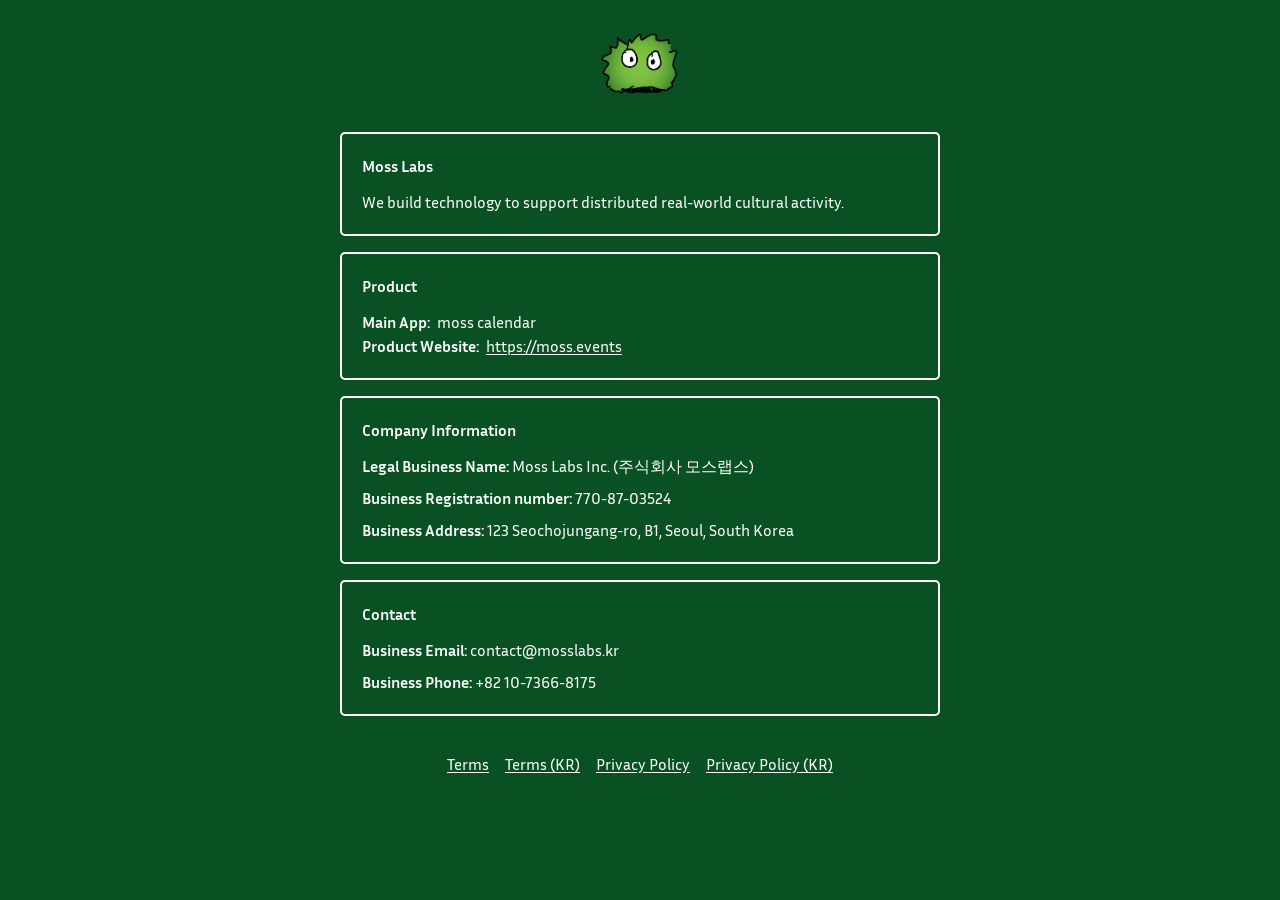
<file: index.html>
<!doctype html>
<html lang="en">
  <head>
    <meta charset="UTF-8" />
    <meta name="viewport" content="width=device-width, initial-scale=1.0" />
    <title>Moss Labs | Business Information</title>
    <meta
      name="description"
      content="Moss Labs business website with company, contact, and legal information."
    />
    <link rel="icon" type="image/png" href="assets/images/mossili-logo.png" />
    <link rel="stylesheet" href="assets/css/styles.css" />
  </head>
  <body>
    <main>
      <img
        class="company-logo"
        src="assets/images/mossili-logo.png"
        alt="Moss logo"
      />

      <section class="card" aria-labelledby="company-overview-title">
        <h1 id="company-overview-title" class="title">Moss Labs</h1>
        <p>
          <span>We build technology to support distributed real-world cultural activity.</span>
        </p>
      </section>

      <section class="card" aria-labelledby="product-title">
        <h2 id="product-title" class="section-title">Product</h2>
        <p>
          <strong class="label">Main App:</strong>
          <span class="inline-gap">moss calendar</span>
        </p>
        <p>
          <strong class="label">Product Website:</strong>
          <span class="inline-gap"><a href="https://moss.events" target="_blank" rel="noopener noreferrer">https://moss.events</a></span>
        </p>
      </section>

      <section class="card" aria-labelledby="company-info-title">
        <h2 id="company-info-title" class="section-title">Company Information</h2>
        <ul class="list">
          <li><strong class="label">Legal Business Name:</strong> Moss Labs Inc. (주식회사 모스랩스)</li>
          <li><strong class="label">Business Registration number:</strong> 770-87-03524</li>
          <li><strong class="label">Business Address:</strong> 123 Seochojungang-ro, B1, Seoul, South Korea</li>
        </ul>
      </section>

      <section class="card" aria-labelledby="contact-title">
        <h2 id="contact-title" class="section-title">Contact</h2>
        <ul class="list">
          <li><strong class="label">Business Email:</strong> contact@mosslabs.kr</li>
          <li><strong class="label">Business Phone:</strong> +82 10-7366-8175</li>
        </ul>
      </section>

      <section class="card legal-section">
        <div class="doc-links doc-links-inline">
          <a class="doc-link" href="terms/index.html">Terms</a>
          <a class="doc-link" href="ko/terms/index.html">Terms (KR)</a>
          <a class="doc-link" href="privacy-policy/index.html">Privacy Policy</a>
          <a class="doc-link" href="ko/privacy-policy/index.html">Privacy Policy (KR)</a>
        </div>
      </section>
    </main>
  </body>
</html>
</file>
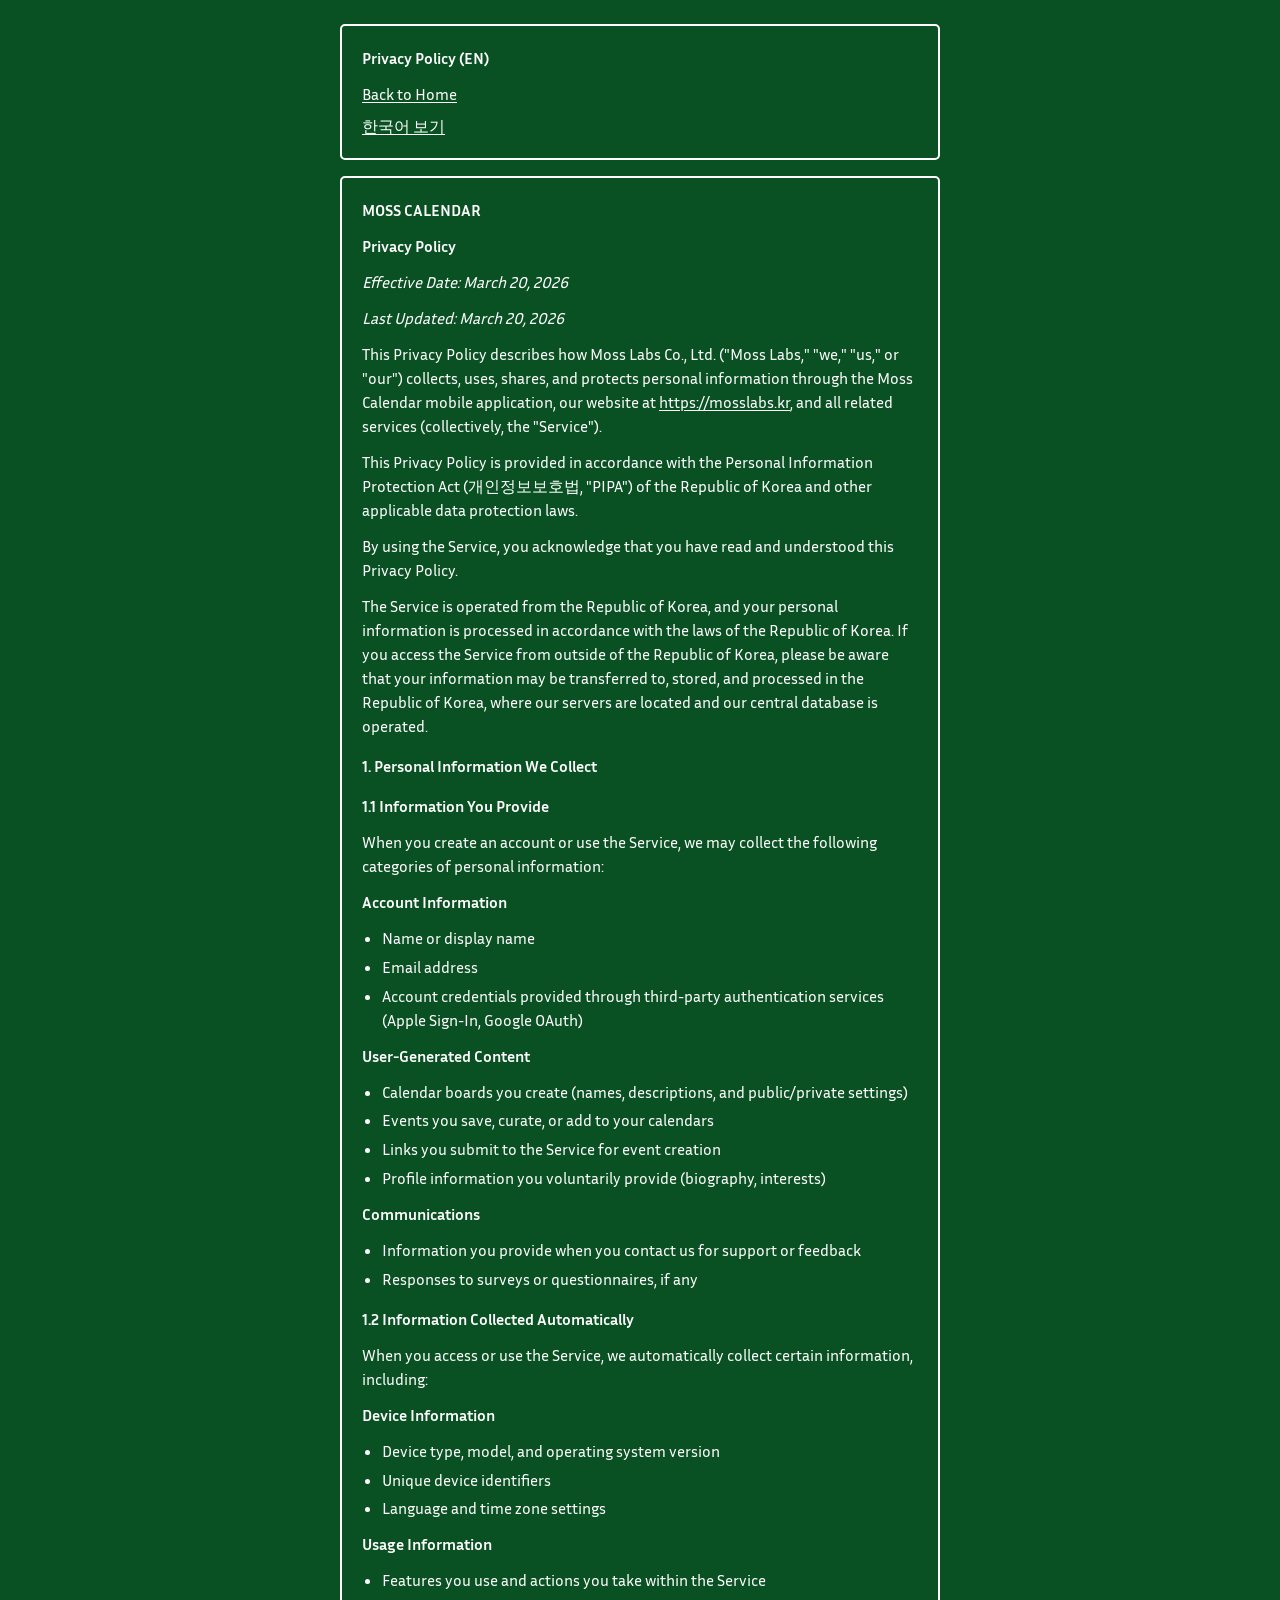
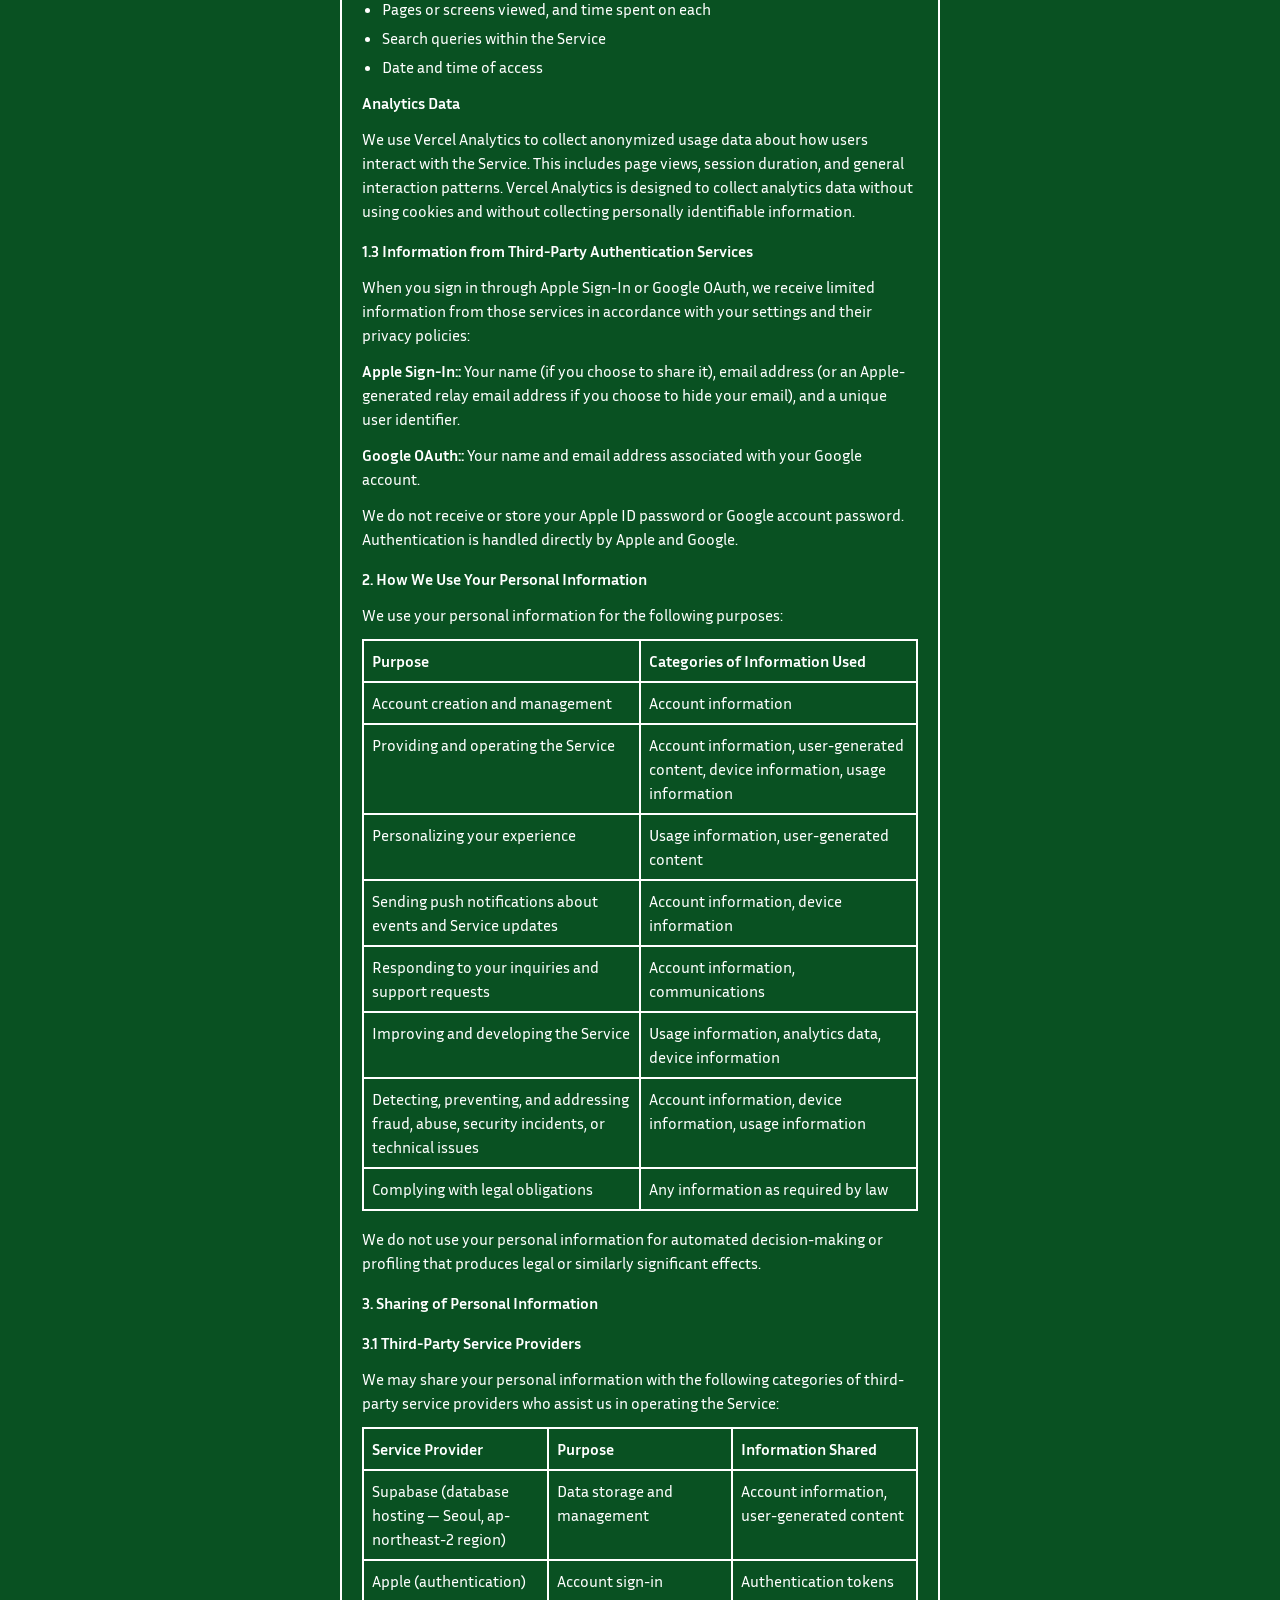
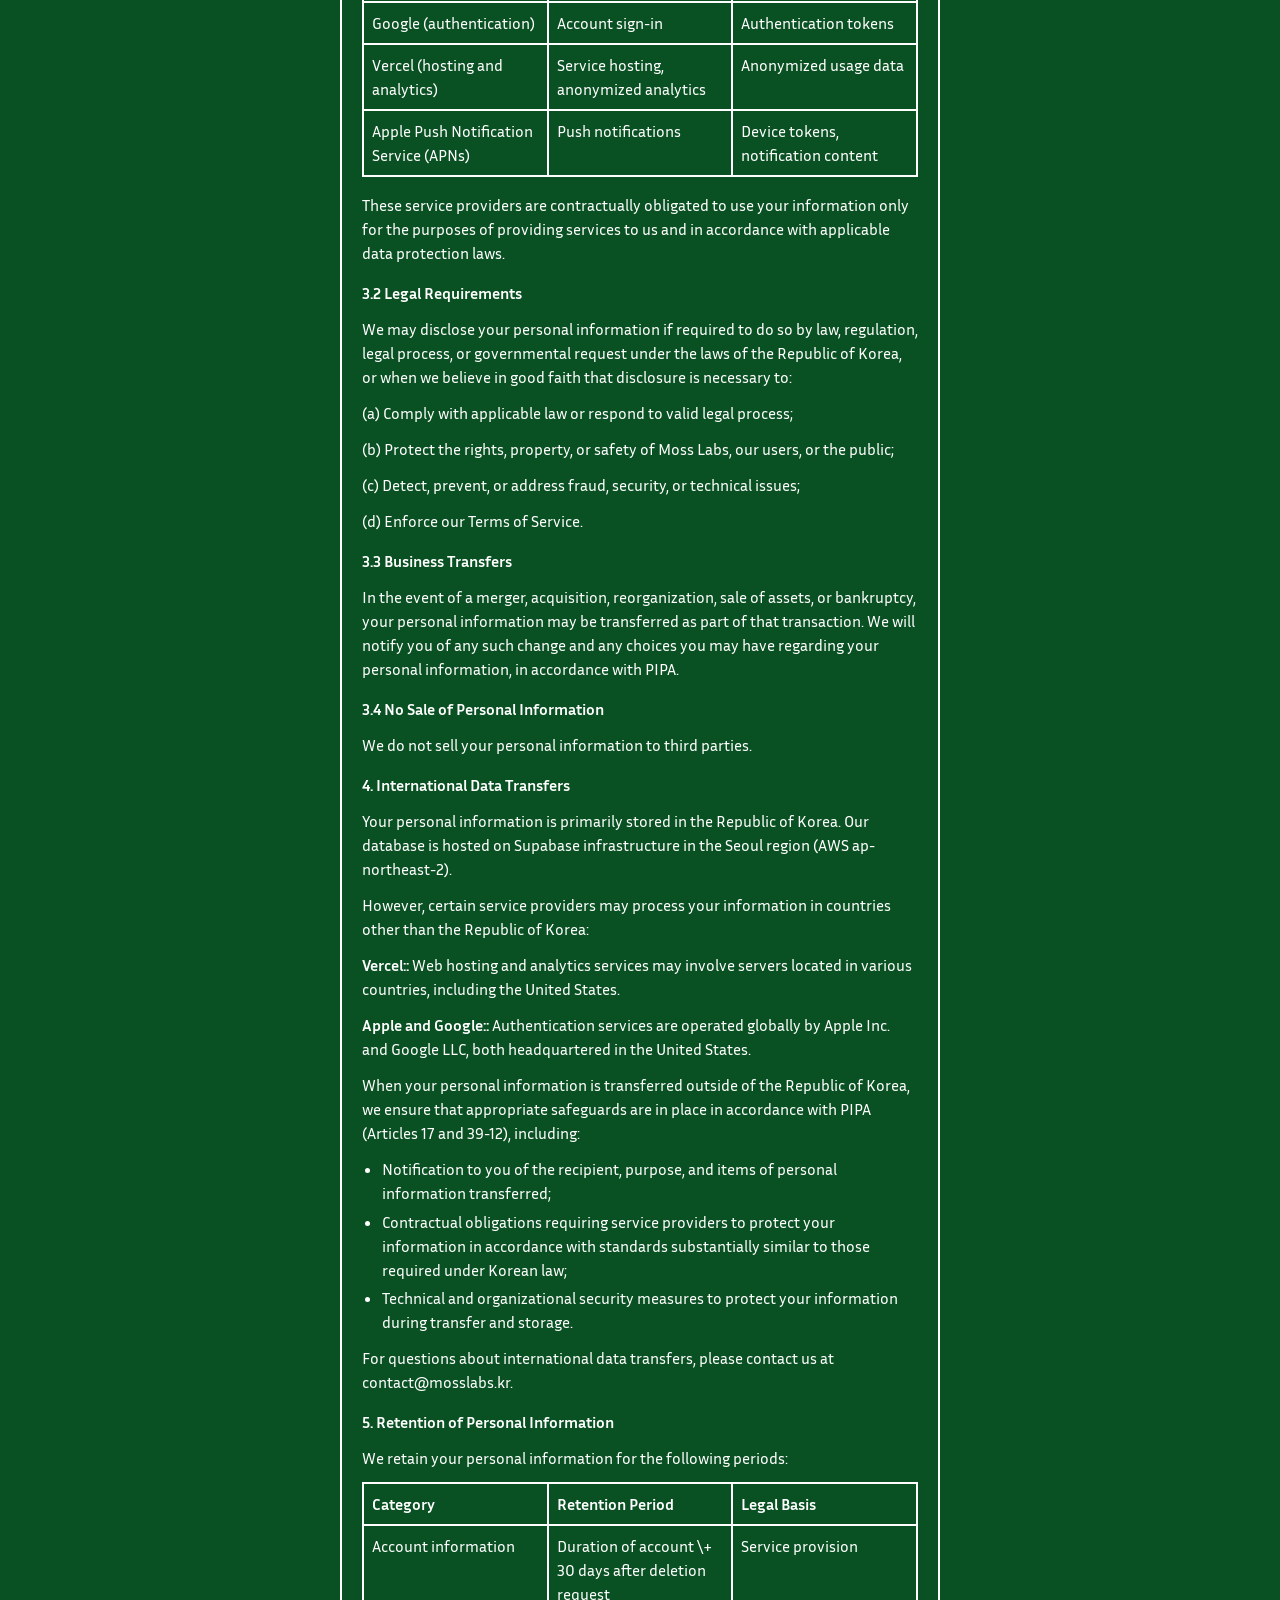
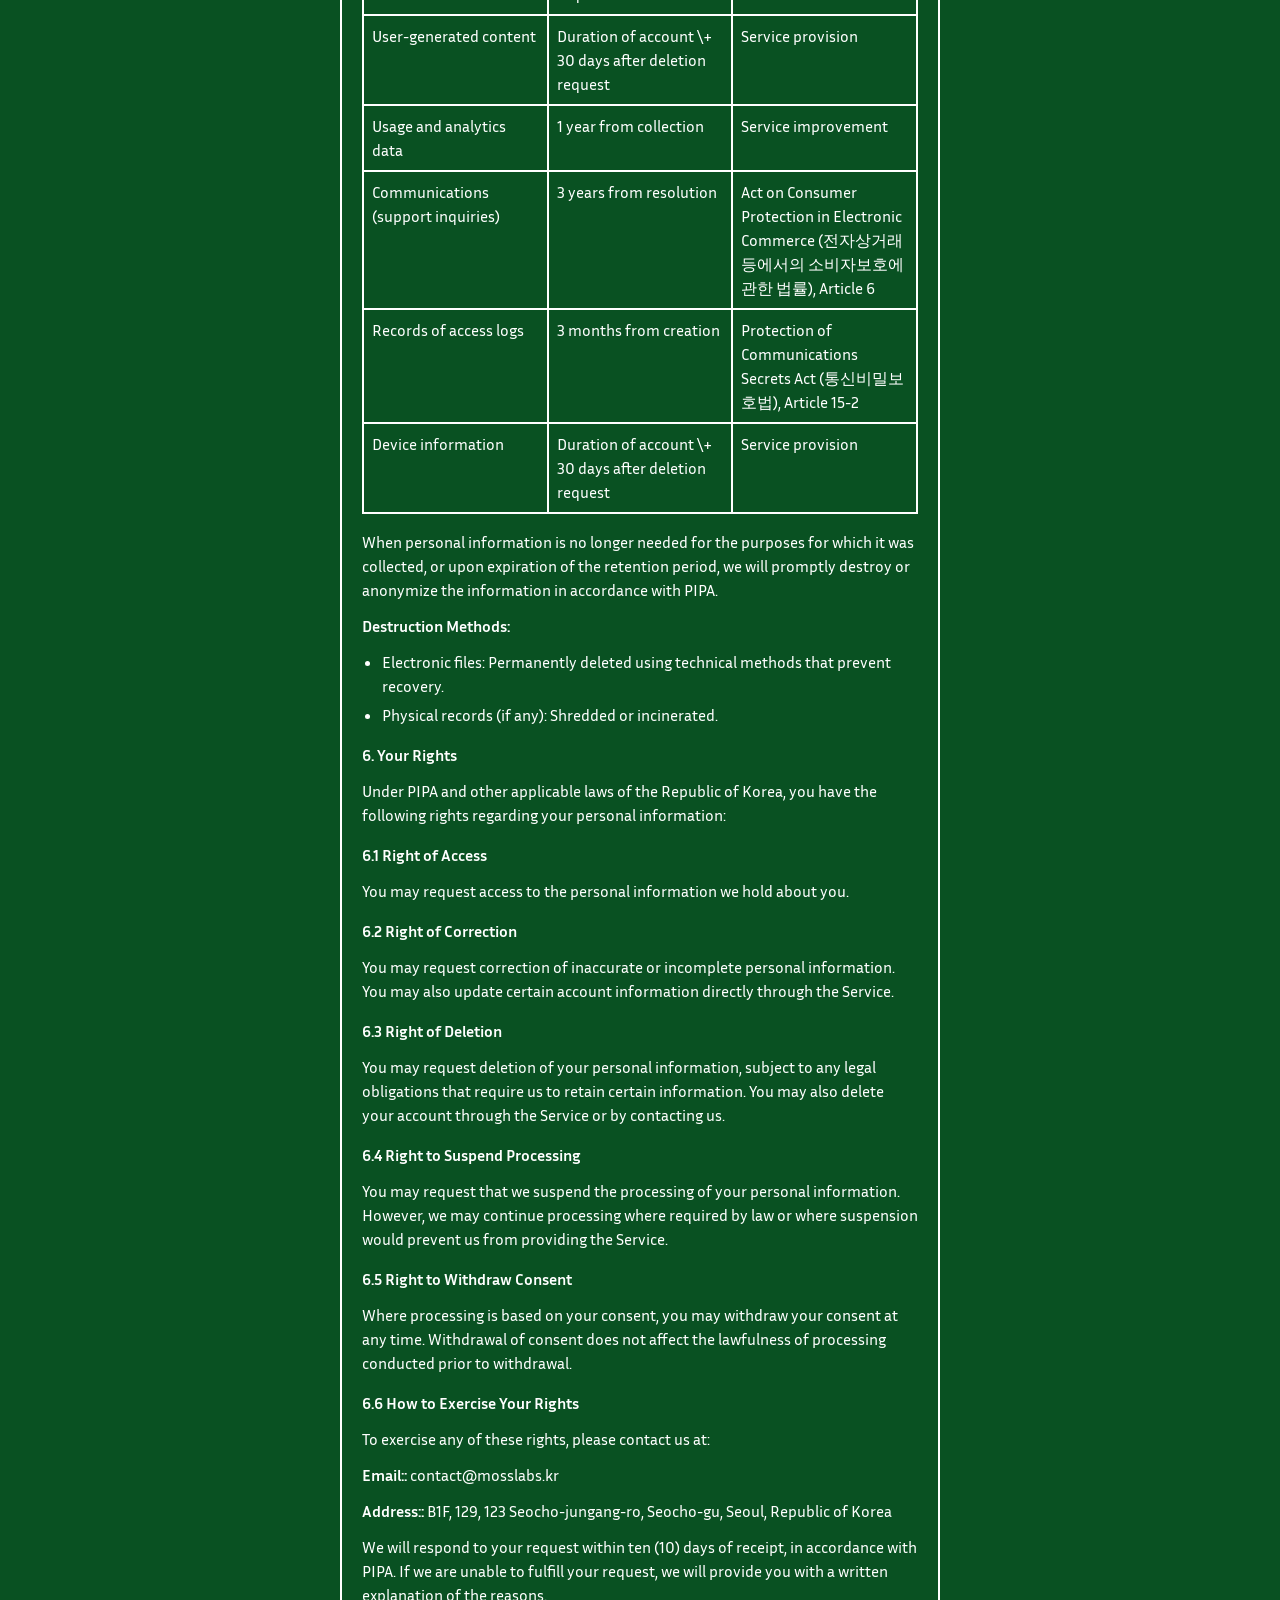
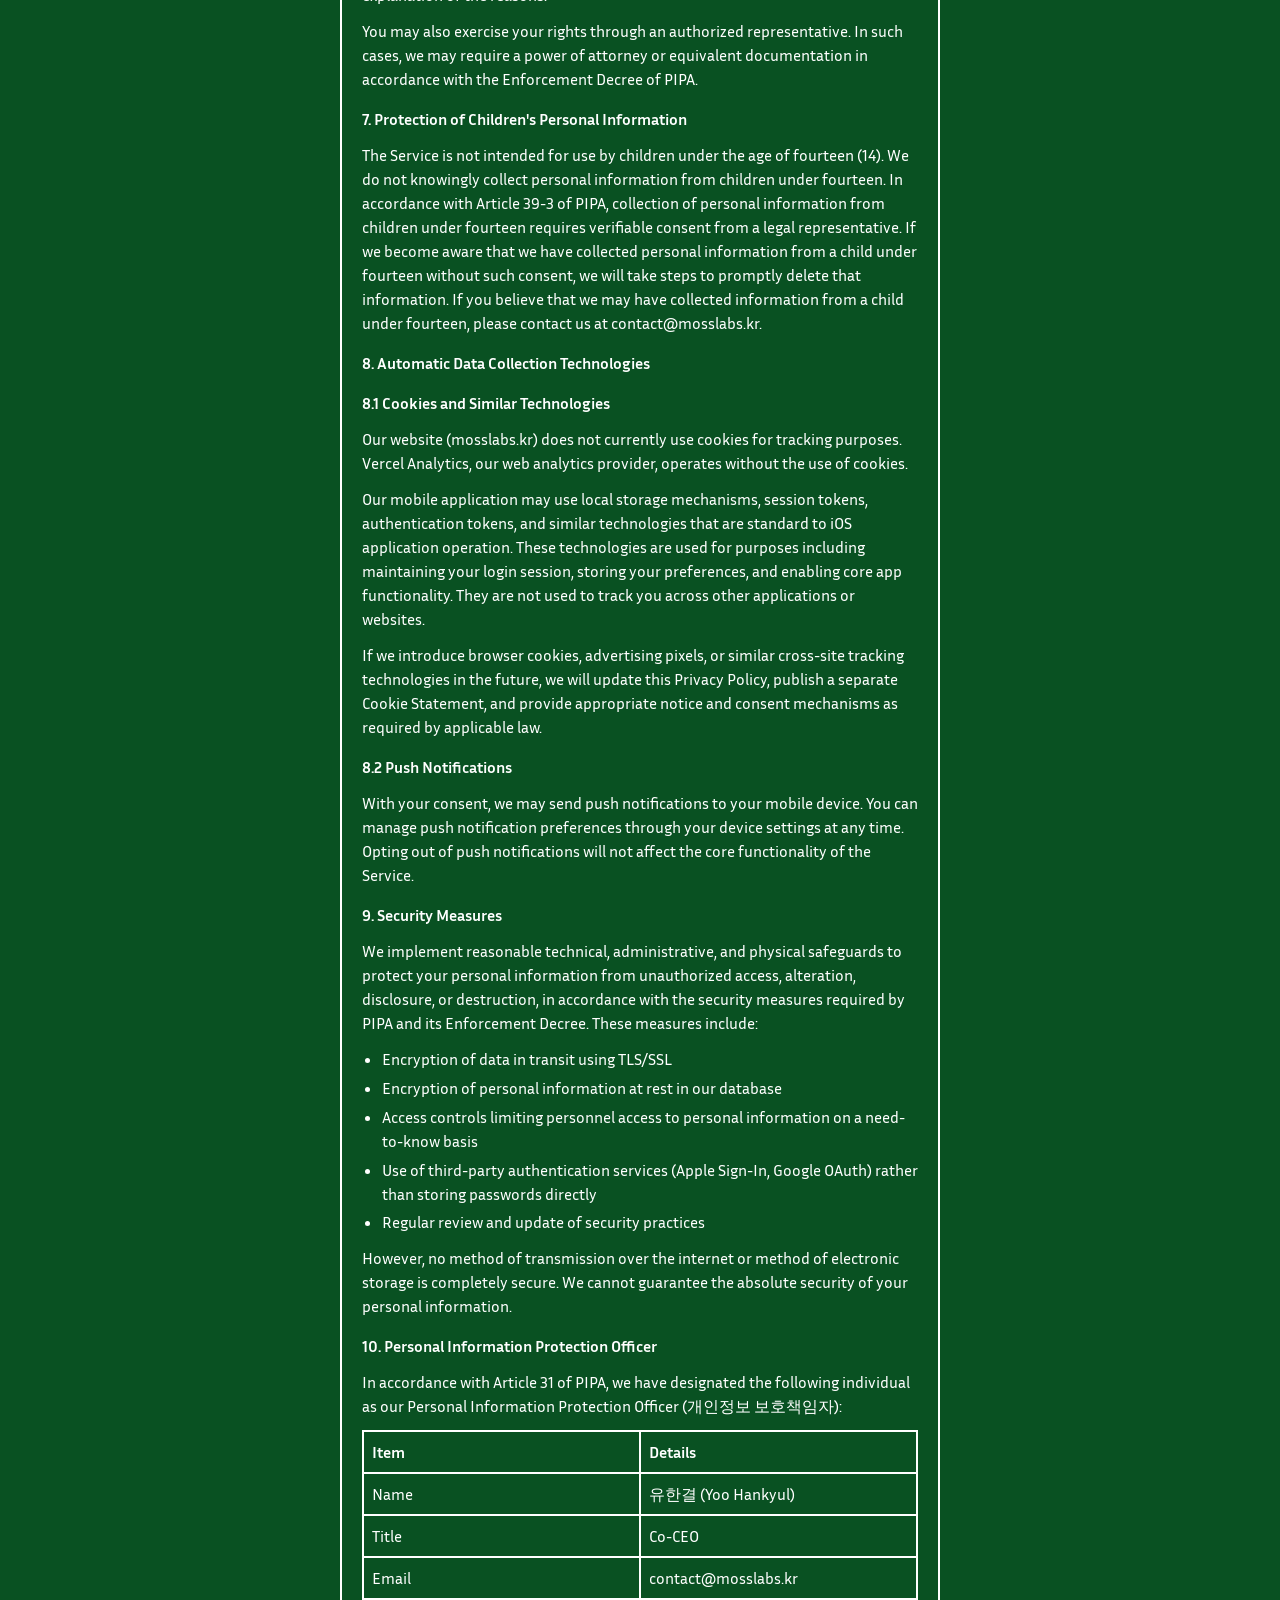
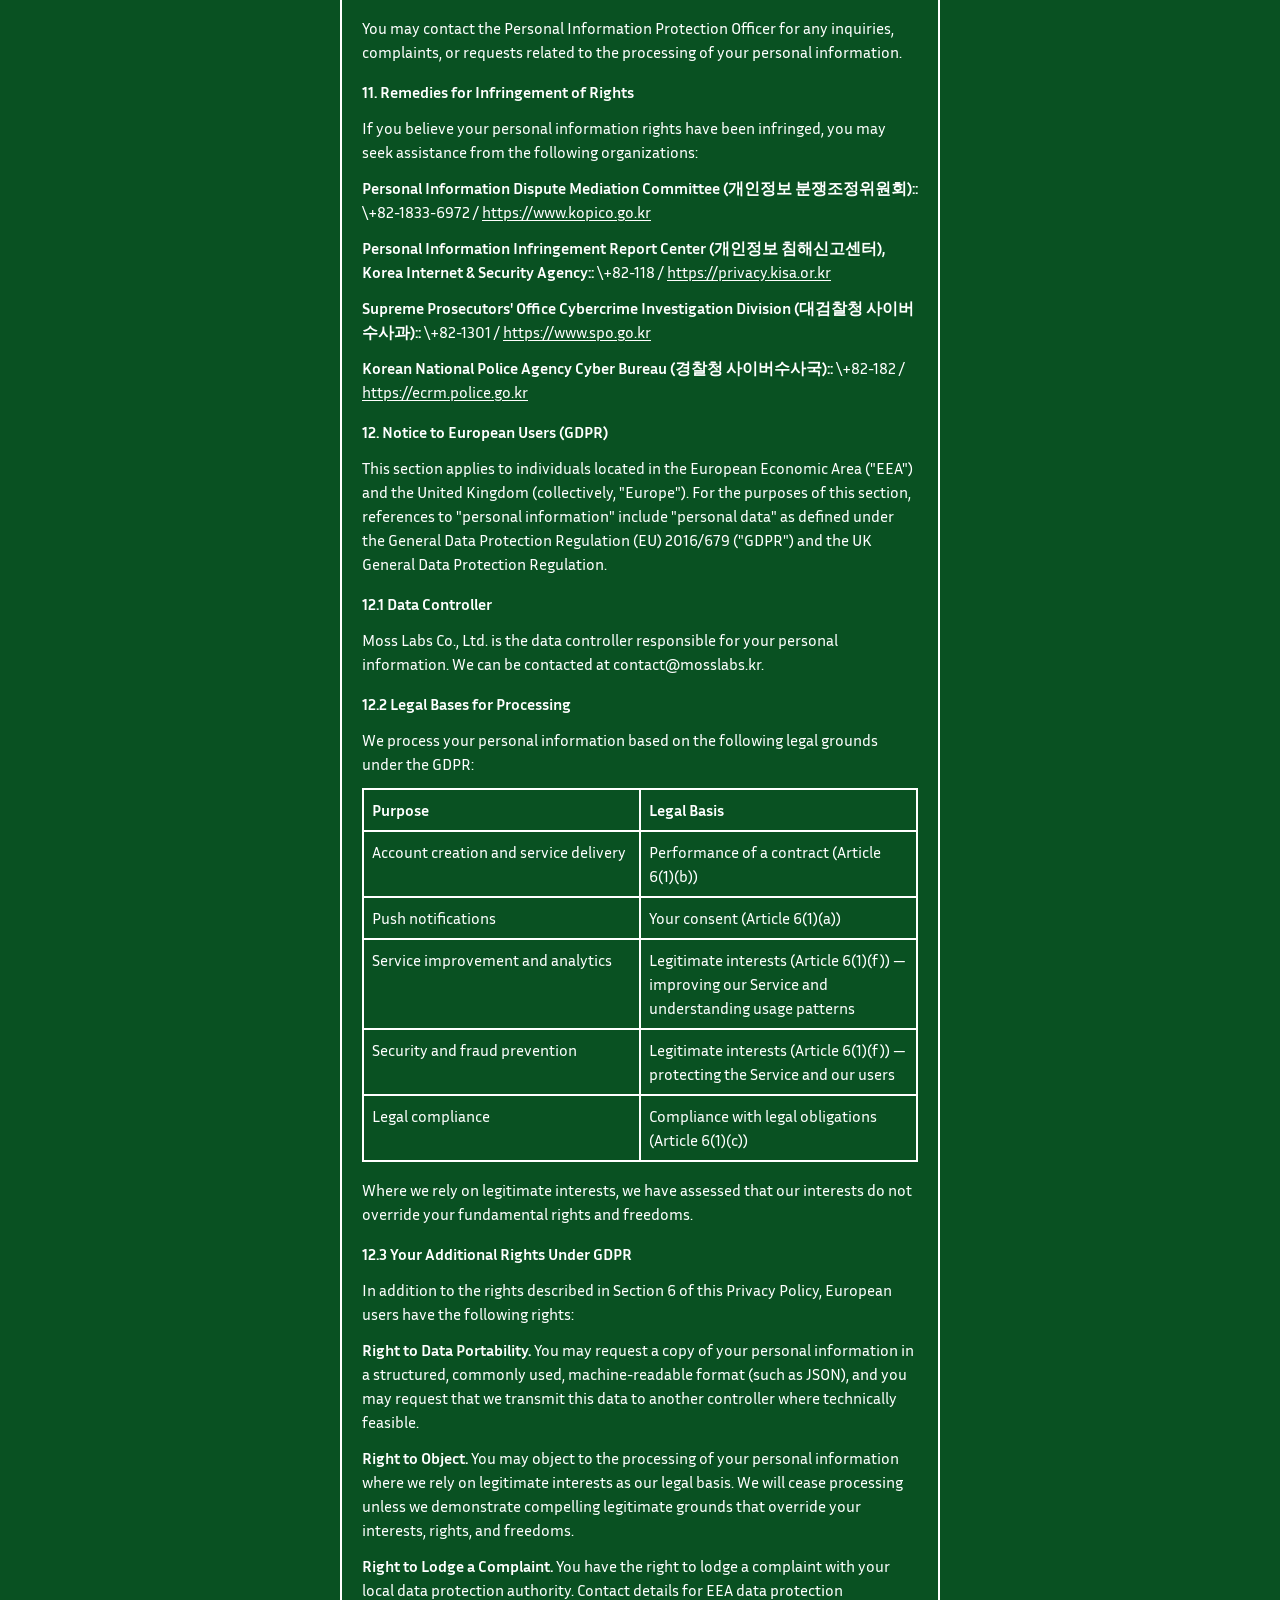
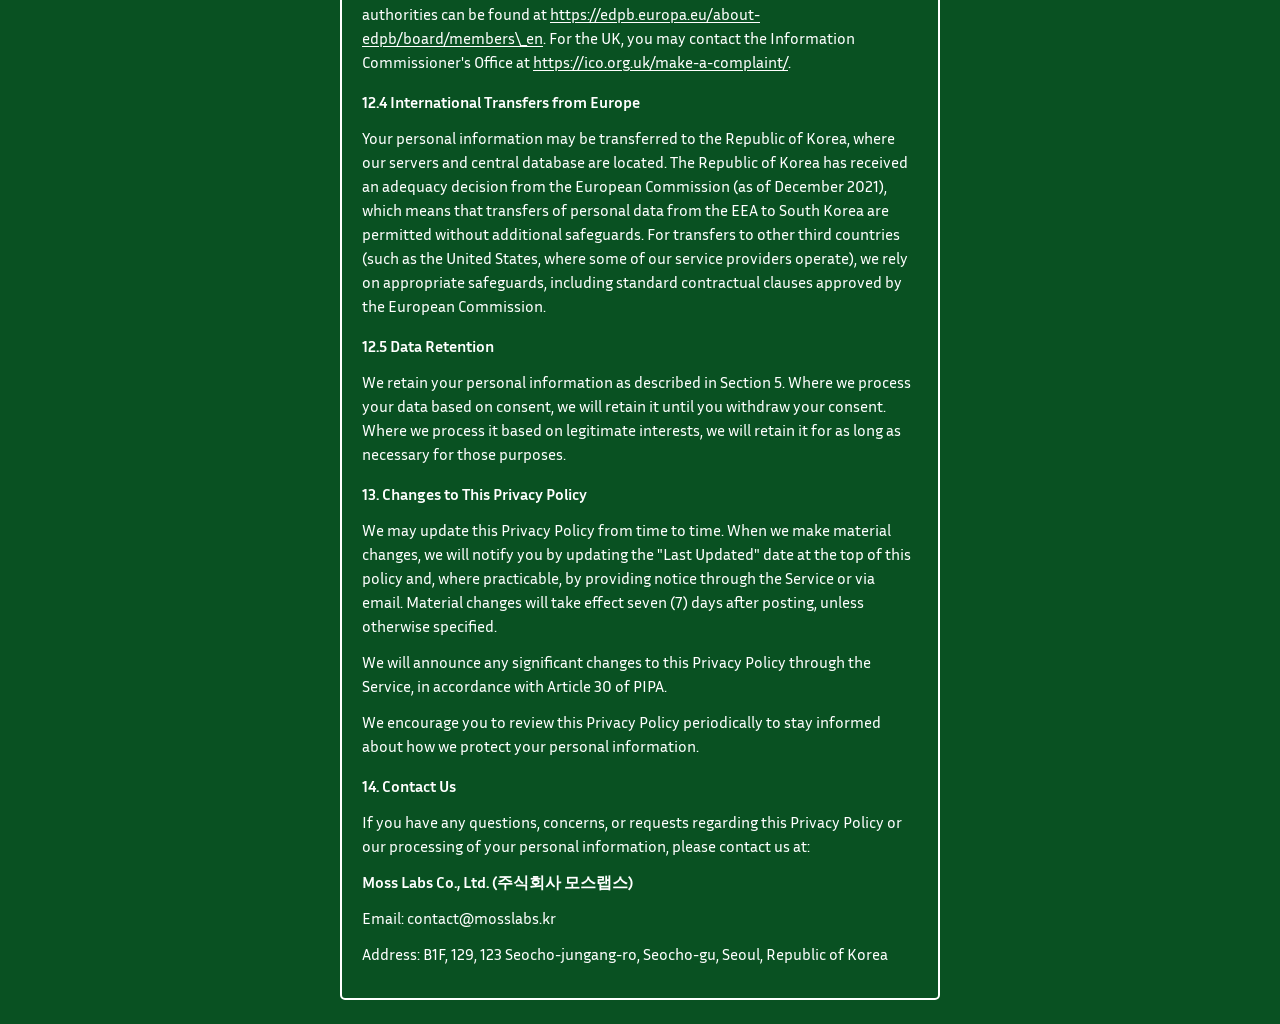
<file: privacy-policy/index.html>
<!doctype html>
<html lang="en"> 
  <head>
    <meta charset="UTF-8" />
    <meta name="viewport" content="width=device-width, initial-scale=1.0" />
    <title>Moss Labs | Privacy Policy (EN)</title>
    <link rel="icon" type="image/png" href="../assets/images/mossili-logo.png" />
    <link rel="stylesheet" href="../assets/css/styles.css" />
  </head>
  <body>
    <main>
      <section class="card" aria-labelledby="doc-title">
        <h1 id="doc-title" class="title">Privacy Policy (EN)</h1>
        <div class="doc-links">
          <a class="doc-link" href="../index.html">Back to Home</a>
          <a class="doc-link" href="../ko/privacy-policy/index.html">한국어 보기</a>
        </div>
      </section>

      <section class="card doc-body">
        <p><strong>MOSS CALENDAR</strong></p>
        <p><strong>Privacy Policy</strong></p>
        <p><em>Effective Date: March 20, 2026</em></p>
        <p><em>Last Updated: March 20, 2026</em></p>
        <p>This Privacy Policy describes how Moss Labs Co., Ltd. (&quot;Moss Labs,&quot; &quot;we,&quot; &quot;us,&quot; or &quot;our&quot;) collects, uses, shares, and protects personal information through the Moss Calendar mobile application, our website at <a href="https://mosslabs.kr" target="_blank" rel="noopener noreferrer">https://mosslabs.kr</a>, and all related services (collectively, the &quot;Service&quot;).</p>
        <p>This Privacy Policy is provided in accordance with the Personal Information Protection Act (개인정보보호법, &quot;PIPA&quot;) of the Republic of Korea and other applicable data protection laws.</p>
        <p>By using the Service, you acknowledge that you have read and understood this Privacy Policy.</p>
        <p>The Service is operated from the Republic of Korea, and your personal information is processed in accordance with the laws of the Republic of Korea. If you access the Service from outside of the Republic of Korea, please be aware that your information may be transferred to, stored, and processed in the Republic of Korea, where our servers are located and our central database is operated.</p>
        <h1><strong>1. Personal Information We Collect</strong></h1>
        <h2><strong>1.1 Information You Provide</strong></h2>
        <p>When you create an account or use the Service, we may collect the following categories of personal information:</p>
        <p><strong>Account Information</strong></p>
        <ul>
        <li>Name or display name</li>
        <li>Email address</li>
        <li>Account credentials provided through third-party authentication services (Apple Sign-In, Google OAuth)</li>
        </ul>
        <p><strong>User-Generated Content</strong></p>
        <ul>
        <li>Calendar boards you create (names, descriptions, and public/private settings)</li>
        <li>Events you save, curate, or add to your calendars</li>
        <li>Links you submit to the Service for event creation</li>
        <li>Profile information you voluntarily provide (biography, interests)</li>
        </ul>
        <p><strong>Communications</strong></p>
        <ul>
        <li>Information you provide when you contact us for support or feedback</li>
        <li>Responses to surveys or questionnaires, if any</li>
        </ul>
        <h2><strong>1.2 Information Collected Automatically</strong></h2>
        <p>When you access or use the Service, we automatically collect certain information, including:</p>
        <p><strong>Device Information</strong></p>
        <ul>
        <li>Device type, model, and operating system version</li>
        <li>Unique device identifiers</li>
        <li>Language and time zone settings</li>
        </ul>
        <p><strong>Usage Information</strong></p>
        <ul>
        <li>Features you use and actions you take within the Service</li>
        <li>Pages or screens viewed, and time spent on each</li>
        <li>Search queries within the Service</li>
        <li>Date and time of access</li>
        </ul>
        <p><strong>Analytics Data</strong></p>
        <p>We use Vercel Analytics to collect anonymized usage data about how users interact with the Service. This includes page views, session duration, and general interaction patterns. Vercel Analytics is designed to collect analytics data without using cookies and without collecting personally identifiable information.</p>
        <h2><strong>1.3 Information from Third-Party Authentication Services</strong></h2>
        <p>When you sign in through Apple Sign-In or Google OAuth, we receive limited information from those services in accordance with your settings and their privacy policies:</p>
        <p><strong>Apple Sign-In::</strong> Your name (if you choose to share it), email address (or an Apple-generated relay email address if you choose to hide your email), and a unique user identifier.</p>
        <p><strong>Google OAuth::</strong> Your name and email address associated with your Google account.</p>
        <p>We do not receive or store your Apple ID password or Google account password. Authentication is handled directly by Apple and Google.</p>
        <h1><strong>2. How We Use Your Personal Information</strong></h1>
        <p>We use your personal information for the following purposes:</p>
        <table>
        <thead>
        <tr>
        <th>Purpose</th>
        <th>Categories of Information Used</th>
        </tr>
        </thead>
        <tbody>
        <tr>
        <td>Account creation and management</td>
        <td>Account information</td>
        </tr>
        <tr>
        <td>Providing and operating the Service</td>
        <td>Account information, user-generated content, device information, usage information</td>
        </tr>
        <tr>
        <td>Personalizing your experience</td>
        <td>Usage information, user-generated content</td>
        </tr>
        <tr>
        <td>Sending push notifications about events and Service updates</td>
        <td>Account information, device information</td>
        </tr>
        <tr>
        <td>Responding to your inquiries and support requests</td>
        <td>Account information, communications</td>
        </tr>
        <tr>
        <td>Improving and developing the Service</td>
        <td>Usage information, analytics data, device information</td>
        </tr>
        <tr>
        <td>Detecting, preventing, and addressing fraud, abuse, security incidents, or technical issues</td>
        <td>Account information, device information, usage information</td>
        </tr>
        <tr>
        <td>Complying with legal obligations</td>
        <td>Any information as required by law</td>
        </tr>
        </tbody>
        </table>
        <p>We do not use your personal information for automated decision-making or profiling that produces legal or similarly significant effects.</p>
        <h1><strong>3. Sharing of Personal Information</strong></h1>
        <h2><strong>3.1 Third-Party Service Providers</strong></h2>
        <p>We may share your personal information with the following categories of third-party service providers who assist us in operating the Service:</p>
        <table>
        <thead>
        <tr>
        <th>Service Provider</th>
        <th>Purpose</th>
        <th>Information Shared</th>
        </tr>
        </thead>
        <tbody>
        <tr>
        <td>Supabase (database hosting — Seoul, ap-northeast-2 region)</td>
        <td>Data storage and management</td>
        <td>Account information, user-generated content</td>
        </tr>
        <tr>
        <td>Apple (authentication)</td>
        <td>Account sign-in</td>
        <td>Authentication tokens</td>
        </tr>
        <tr>
        <td>Google (authentication)</td>
        <td>Account sign-in</td>
        <td>Authentication tokens</td>
        </tr>
        <tr>
        <td>Vercel (hosting and analytics)</td>
        <td>Service hosting, anonymized analytics</td>
        <td>Anonymized usage data</td>
        </tr>
        <tr>
        <td>Apple Push Notification Service (APNs)</td>
        <td>Push notifications</td>
        <td>Device tokens, notification content</td>
        </tr>
        </tbody>
        </table>
        <p>These service providers are contractually obligated to use your information only for the purposes of providing services to us and in accordance with applicable data protection laws.</p>
        <h2><strong>3.2 Legal Requirements</strong></h2>
        <p>We may disclose your personal information if required to do so by law, regulation, legal process, or governmental request under the laws of the Republic of Korea, or when we believe in good faith that disclosure is necessary to:</p>
        <p>(a) Comply with applicable law or respond to valid legal process;</p>
        <p>(b) Protect the rights, property, or safety of Moss Labs, our users, or the public;</p>
        <p>(c) Detect, prevent, or address fraud, security, or technical issues;</p>
        <p>(d) Enforce our Terms of Service.</p>
        <h2><strong>3.3 Business Transfers</strong></h2>
        <p>In the event of a merger, acquisition, reorganization, sale of assets, or bankruptcy, your personal information may be transferred as part of that transaction. We will notify you of any such change and any choices you may have regarding your personal information, in accordance with PIPA.</p>
        <h2><strong>3.4 No Sale of Personal Information</strong></h2>
        <p>We do not sell your personal information to third parties.</p>
        <h1><strong>4. International Data Transfers</strong></h1>
        <p>Your personal information is primarily stored in the Republic of Korea. Our database is hosted on Supabase infrastructure in the Seoul region (AWS ap-northeast-2).</p>
        <p>However, certain service providers may process your information in countries other than the Republic of Korea:</p>
        <p><strong>Vercel::</strong> Web hosting and analytics services may involve servers located in various countries, including the United States.</p>
        <p><strong>Apple and Google::</strong> Authentication services are operated globally by Apple Inc. and Google LLC, both headquartered in the United States.</p>
        <p>When your personal information is transferred outside of the Republic of Korea, we ensure that appropriate safeguards are in place in accordance with PIPA (Articles 17 and 39-12), including:</p>
        <ul>
        <li>Notification to you of the recipient, purpose, and items of personal information transferred;</li>
        <li>Contractual obligations requiring service providers to protect your information in accordance with standards substantially similar to those required under Korean law;</li>
        <li>Technical and organizational security measures to protect your information during transfer and storage.</li>
        </ul>
        <p>For questions about international data transfers, please contact us at contact@mosslabs.kr.</p>
        <h1><strong>5. Retention of Personal Information</strong></h1>
        <p>We retain your personal information for the following periods:</p>
        <table>
        <thead>
        <tr>
        <th>Category</th>
        <th>Retention Period</th>
        <th>Legal Basis</th>
        </tr>
        </thead>
        <tbody>
        <tr>
        <td>Account information</td>
        <td>Duration of account \+ 30 days after deletion request</td>
        <td>Service provision</td>
        </tr>
        <tr>
        <td>User-generated content</td>
        <td>Duration of account \+ 30 days after deletion request</td>
        <td>Service provision</td>
        </tr>
        <tr>
        <td>Usage and analytics data</td>
        <td>1 year from collection</td>
        <td>Service improvement</td>
        </tr>
        <tr>
        <td>Communications (support inquiries)</td>
        <td>3 years from resolution</td>
        <td>Act on Consumer Protection in Electronic Commerce (전자상거래 등에서의 소비자보호에 관한 법률), Article 6</td>
        </tr>
        <tr>
        <td>Records of access logs</td>
        <td>3 months from creation</td>
        <td>Protection of Communications Secrets Act (통신비밀보호법), Article 15-2</td>
        </tr>
        <tr>
        <td>Device information</td>
        <td>Duration of account \+ 30 days after deletion request</td>
        <td>Service provision</td>
        </tr>
        </tbody>
        </table>
        <p>When personal information is no longer needed for the purposes for which it was collected, or upon expiration of the retention period, we will promptly destroy or anonymize the information in accordance with PIPA.</p>
        <p><strong>Destruction Methods:</strong></p>
        <ul>
        <li>Electronic files: Permanently deleted using technical methods that prevent recovery.</li>
        <li>Physical records (if any): Shredded or incinerated.</li>
        </ul>
        <h1><strong>6. Your Rights</strong></h1>
        <p>Under PIPA and other applicable laws of the Republic of Korea, you have the following rights regarding your personal information:</p>
        <h2><strong>6.1 Right of Access</strong></h2>
        <p>You may request access to the personal information we hold about you.</p>
        <h2><strong>6.2 Right of Correction</strong></h2>
        <p>You may request correction of inaccurate or incomplete personal information. You may also update certain account information directly through the Service.</p>
        <h2><strong>6.3 Right of Deletion</strong></h2>
        <p>You may request deletion of your personal information, subject to any legal obligations that require us to retain certain information. You may also delete your account through the Service or by contacting us.</p>
        <h2><strong>6.4 Right to Suspend Processing</strong></h2>
        <p>You may request that we suspend the processing of your personal information. However, we may continue processing where required by law or where suspension would prevent us from providing the Service.</p>
        <h2><strong>6.5 Right to Withdraw Consent</strong></h2>
        <p>Where processing is based on your consent, you may withdraw your consent at any time. Withdrawal of consent does not affect the lawfulness of processing conducted prior to withdrawal.</p>
        <h2><strong>6.6 How to Exercise Your Rights</strong></h2>
        <p>To exercise any of these rights, please contact us at:</p>
        <p><strong>Email::</strong> contact@mosslabs.kr</p>
        <p><strong>Address::</strong> B1F, 129, 123 Seocho-jungang-ro, Seocho-gu, Seoul, Republic of Korea</p>
        <p>We will respond to your request within ten (10) days of receipt, in accordance with PIPA. If we are unable to fulfill your request, we will provide you with a written explanation of the reasons.</p>
        <p>You may also exercise your rights through an authorized representative. In such cases, we may require a power of attorney or equivalent documentation in accordance with the Enforcement Decree of PIPA.</p>
        <h1><strong>7. Protection of Children&#x27;s Personal Information</strong></h1>
        <p>The Service is not intended for use by children under the age of fourteen (14). We do not knowingly collect personal information from children under fourteen. In accordance with Article 39-3 of PIPA, collection of personal information from children under fourteen requires verifiable consent from a legal representative. If we become aware that we have collected personal information from a child under fourteen without such consent, we will take steps to promptly delete that information. If you believe that we may have collected information from a child under fourteen, please contact us at contact@mosslabs.kr.</p>
        <h1><strong>8. Automatic Data Collection Technologies</strong></h1>
        <h2><strong>8.1 Cookies and Similar Technologies</strong></h2>
        <p>Our website (mosslabs.kr) does not currently use cookies for tracking purposes. Vercel Analytics, our web analytics provider, operates without the use of cookies.</p>
        <p>Our mobile application may use local storage mechanisms, session tokens, authentication tokens, and similar technologies that are standard to iOS application operation. These technologies are used for purposes including maintaining your login session, storing your preferences, and enabling core app functionality. They are not used to track you across other applications or websites.</p>
        <p>If we introduce browser cookies, advertising pixels, or similar cross-site tracking technologies in the future, we will update this Privacy Policy, publish a separate Cookie Statement, and provide appropriate notice and consent mechanisms as required by applicable law.</p>
        <h2><strong>8.2 Push Notifications</strong></h2>
        <p>With your consent, we may send push notifications to your mobile device. You can manage push notification preferences through your device settings at any time. Opting out of push notifications will not affect the core functionality of the Service.</p>
        <h1><strong>9. Security Measures</strong></h1>
        <p>We implement reasonable technical, administrative, and physical safeguards to protect your personal information from unauthorized access, alteration, disclosure, or destruction, in accordance with the security measures required by PIPA and its Enforcement Decree. These measures include:</p>
        <ul>
        <li>Encryption of data in transit using TLS/SSL</li>
        <li>Encryption of personal information at rest in our database</li>
        <li>Access controls limiting personnel access to personal information on a need-to-know basis</li>
        <li>Use of third-party authentication services (Apple Sign-In, Google OAuth) rather than storing passwords directly</li>
        <li>Regular review and update of security practices</li>
        </ul>
        <p>However, no method of transmission over the internet or method of electronic storage is completely secure. We cannot guarantee the absolute security of your personal information.</p>
        <h1><strong>10. Personal Information Protection Officer</strong></h1>
        <p>In accordance with Article 31 of PIPA, we have designated the following individual as our Personal Information Protection Officer (개인정보 보호책임자):</p>
        <table>
        <thead>
        <tr>
        <th>Item</th>
        <th>Details</th>
        </tr>
        </thead>
        <tbody>
        <tr>
        <td>Name</td>
        <td>유한결 (Yoo Hankyul)</td>
        </tr>
        <tr>
        <td>Title</td>
        <td>Co-CEO</td>
        </tr>
        <tr>
        <td>Email</td>
        <td>contact@mosslabs.kr</td>
        </tr>
        </tbody>
        </table>
        <p>You may contact the Personal Information Protection Officer for any inquiries, complaints, or requests related to the processing of your personal information.</p>
        <h1><strong>11. Remedies for Infringement of Rights</strong></h1>
        <p>If you believe your personal information rights have been infringed, you may seek assistance from the following organizations:</p>
        <p><strong>Personal Information Dispute Mediation Committee (개인정보 분쟁조정위원회)::</strong> \+82-1833-6972 / <a href="https://www.kopico.go.kr" target="_blank" rel="noopener noreferrer">https://www.kopico.go.kr</a></p>
        <p><strong>Personal Information Infringement Report Center (개인정보 침해신고센터), Korea Internet &amp; Security Agency::</strong> \+82-118 / <a href="https://privacy.kisa.or.kr" target="_blank" rel="noopener noreferrer">https://privacy.kisa.or.kr</a></p>
        <p><strong>Supreme Prosecutors&#x27; Office Cybercrime Investigation Division (대검찰청 사이버수사과)::</strong> \+82-1301 / <a href="https://www.spo.go.kr" target="_blank" rel="noopener noreferrer">https://www.spo.go.kr</a></p>
        <p><strong>Korean National Police Agency Cyber Bureau (경찰청 사이버수사국)::</strong> \+82-182 / <a href="https://ecrm.police.go.kr" target="_blank" rel="noopener noreferrer">https://ecrm.police.go.kr</a></p>
        <h1><strong>12. Notice to European Users (GDPR)</strong></h1>
        <p>This section applies to individuals located in the European Economic Area (&quot;EEA&quot;) and the United Kingdom (collectively, &quot;Europe&quot;). For the purposes of this section, references to &quot;personal information&quot; include &quot;personal data&quot; as defined under the General Data Protection Regulation (EU) 2016/679 (&quot;GDPR&quot;) and the UK General Data Protection Regulation.</p>
        <h2><strong>12.1 Data Controller</strong></h2>
        <p>Moss Labs Co., Ltd. is the data controller responsible for your personal information. We can be contacted at contact@mosslabs.kr.</p>
        <h2><strong>12.2 Legal Bases for Processing</strong></h2>
        <p>We process your personal information based on the following legal grounds under the GDPR:</p>
        <table>
        <thead>
        <tr>
        <th>Purpose</th>
        <th>Legal Basis</th>
        </tr>
        </thead>
        <tbody>
        <tr>
        <td>Account creation and service delivery</td>
        <td>Performance of a contract (Article 6(1)(b))</td>
        </tr>
        <tr>
        <td>Push notifications</td>
        <td>Your consent (Article 6(1)(a))</td>
        </tr>
        <tr>
        <td>Service improvement and analytics</td>
        <td>Legitimate interests (Article 6(1)(f)) — improving our Service and understanding usage patterns</td>
        </tr>
        <tr>
        <td>Security and fraud prevention</td>
        <td>Legitimate interests (Article 6(1)(f)) — protecting the Service and our users</td>
        </tr>
        <tr>
        <td>Legal compliance</td>
        <td>Compliance with legal obligations (Article 6(1)(c))</td>
        </tr>
        </tbody>
        </table>
        <p>Where we rely on legitimate interests, we have assessed that our interests do not override your fundamental rights and freedoms.</p>
        <h2><strong>12.3 Your Additional Rights Under GDPR</strong></h2>
        <p>In addition to the rights described in Section 6 of this Privacy Policy, European users have the following rights:</p>
        <p><strong>Right to Data Portability.</strong> You may request a copy of your personal information in a structured, commonly used, machine-readable format (such as JSON), and you may request that we transmit this data to another controller where technically feasible.</p>
        <p><strong>Right to Object.</strong> You may object to the processing of your personal information where we rely on legitimate interests as our legal basis. We will cease processing unless we demonstrate compelling legitimate grounds that override your interests, rights, and freedoms.</p>
        <p><strong>Right to Lodge a Complaint.</strong> You have the right to lodge a complaint with your local data protection authority. Contact details for EEA data protection authorities can be found at <a href="https://edpb.europa.eu/about-edpb/board/members\_en" target="_blank" rel="noopener noreferrer">https://edpb.europa.eu/about-edpb/board/members\_en</a>. For the UK, you may contact the Information Commissioner&#x27;s Office at <a href="https://ico.org.uk/make-a-complaint/" target="_blank" rel="noopener noreferrer">https://ico.org.uk/make-a-complaint/</a>.</p>
        <h2><strong>12.4 International Transfers from Europe</strong></h2>
        <p>Your personal information may be transferred to the Republic of Korea, where our servers and central database are located. The Republic of Korea has received an adequacy decision from the European Commission (as of December 2021), which means that transfers of personal data from the EEA to South Korea are permitted without additional safeguards. For transfers to other third countries (such as the United States, where some of our service providers operate), we rely on appropriate safeguards, including standard contractual clauses approved by the European Commission.</p>
        <h2><strong>12.5 Data Retention</strong></h2>
        <p>We retain your personal information as described in Section 5. Where we process your data based on consent, we will retain it until you withdraw your consent. Where we process it based on legitimate interests, we will retain it for as long as necessary for those purposes.</p>
        <h1><strong>13. Changes to This Privacy Policy</strong></h1>
        <p>We may update this Privacy Policy from time to time. When we make material changes, we will notify you by updating the &quot;Last Updated&quot; date at the top of this policy and, where practicable, by providing notice through the Service or via email. Material changes will take effect seven (7) days after posting, unless otherwise specified.</p>
        <p>We will announce any significant changes to this Privacy Policy through the Service, in accordance with Article 30 of PIPA.</p>
        <p>We encourage you to review this Privacy Policy periodically to stay informed about how we protect your personal information.</p>
        <h1><strong>14. Contact Us</strong></h1>
        <p>If you have any questions, concerns, or requests regarding this Privacy Policy or our processing of your personal information, please contact us at:</p>
        <p><strong>Moss Labs Co., Ltd. (주식회사 모스랩스)</strong></p>
        <p>Email: contact@mosslabs.kr</p>
        <p>Address: B1F, 129, 123 Seocho-jungang-ro, Seocho-gu, Seoul, Republic of Korea</p>
      </section>
    </main>
  </body>
</html>
</file>
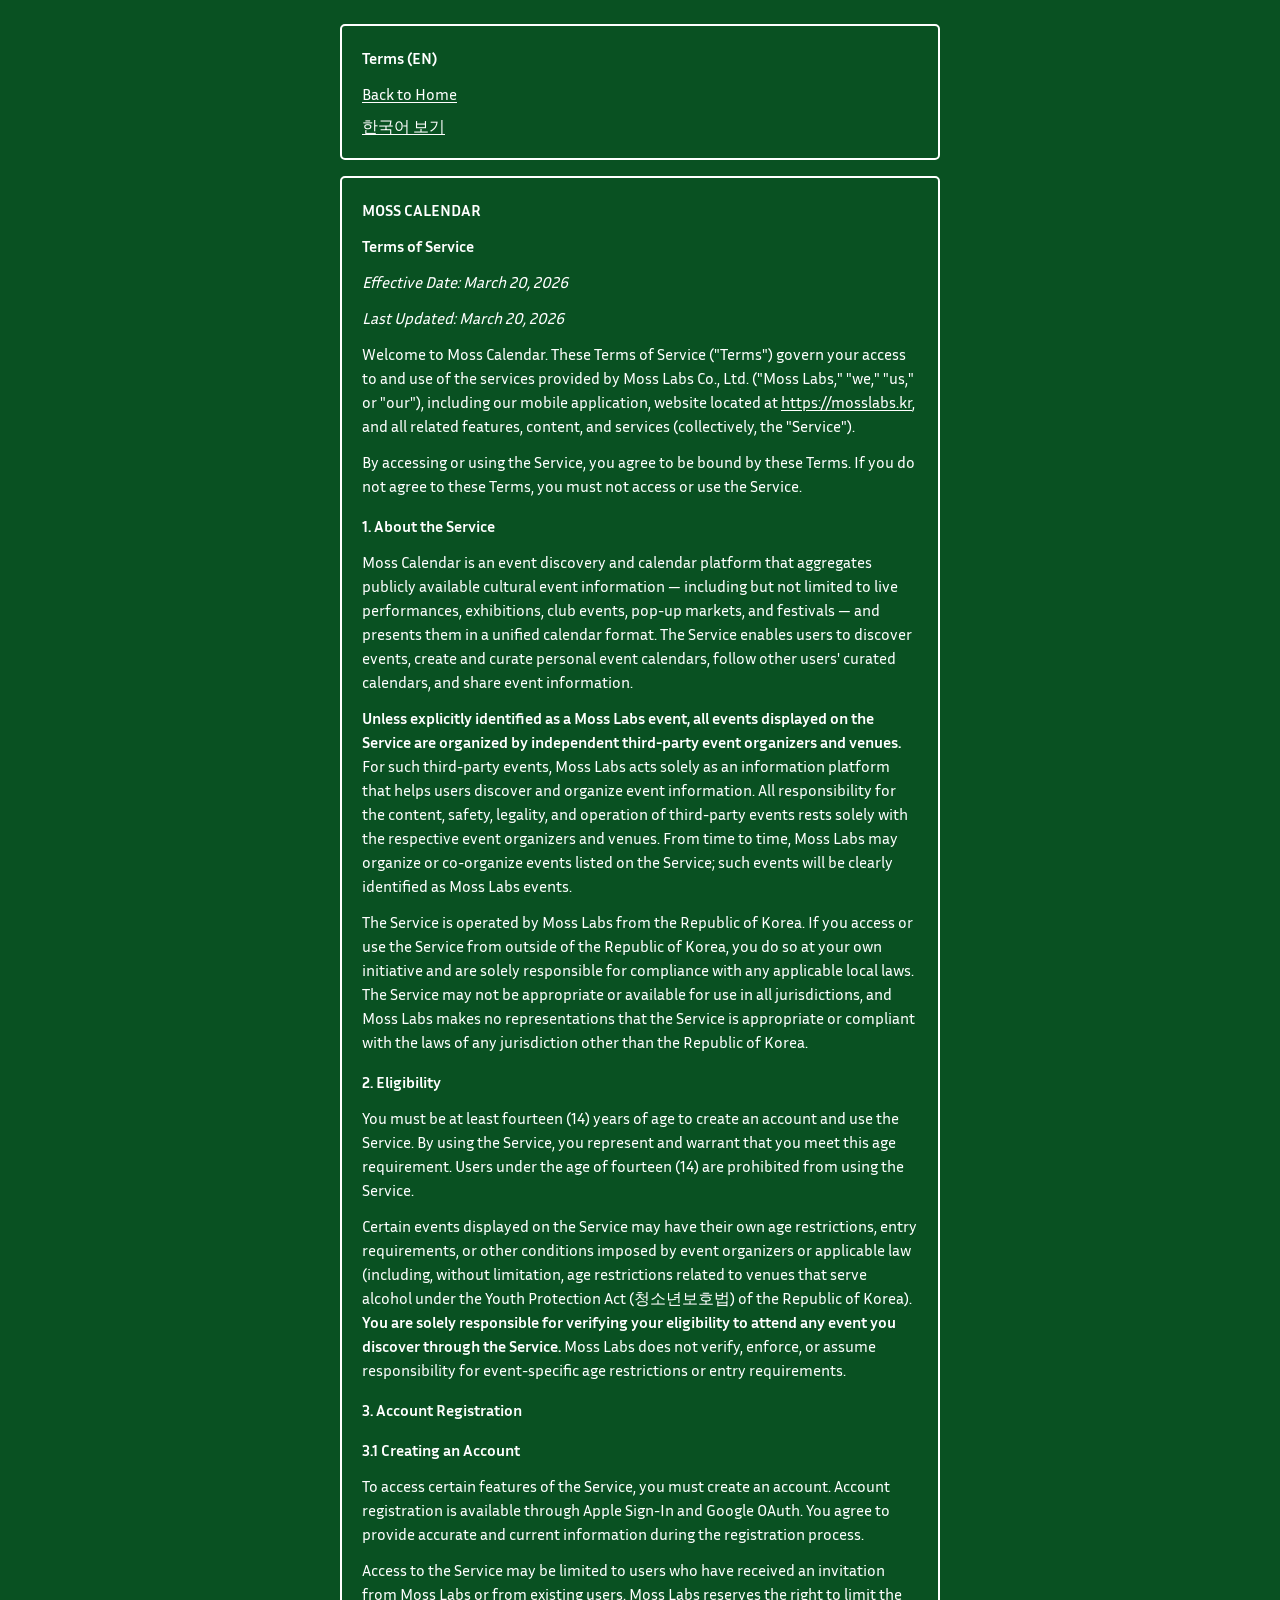
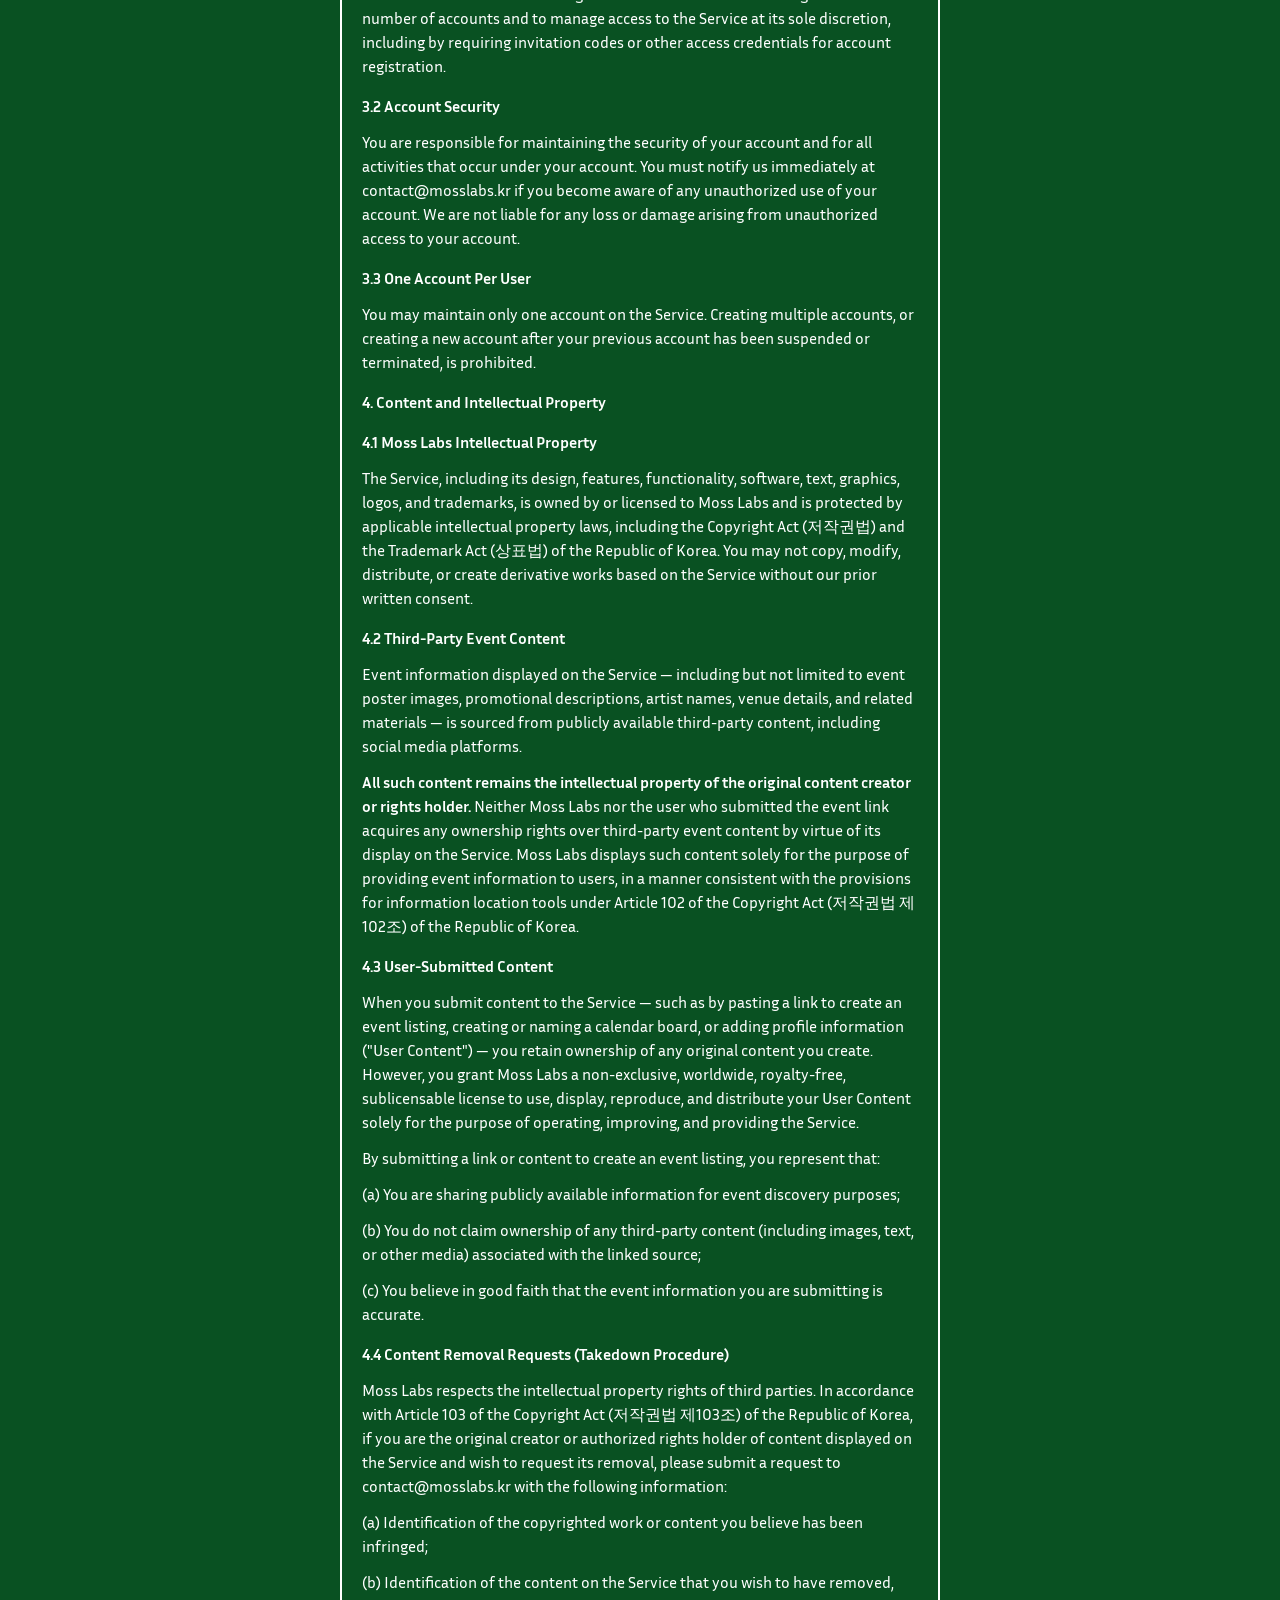
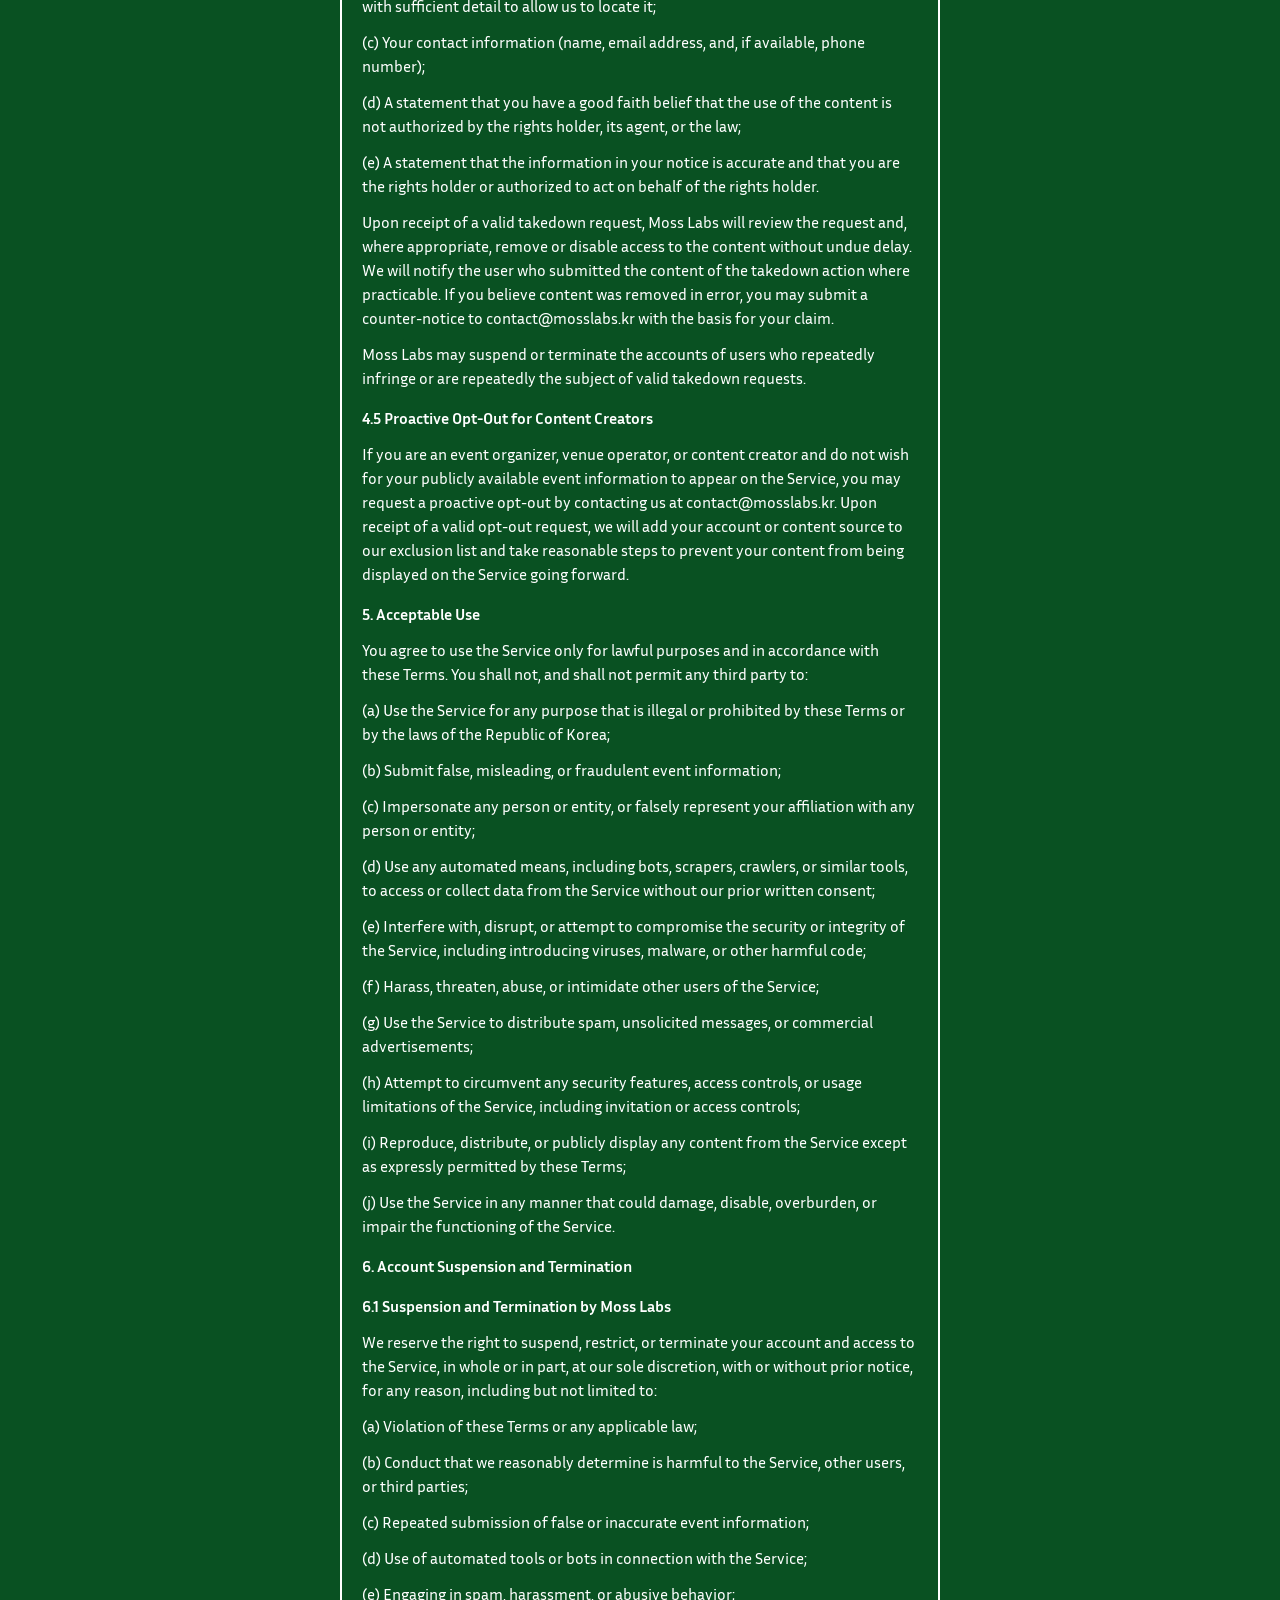
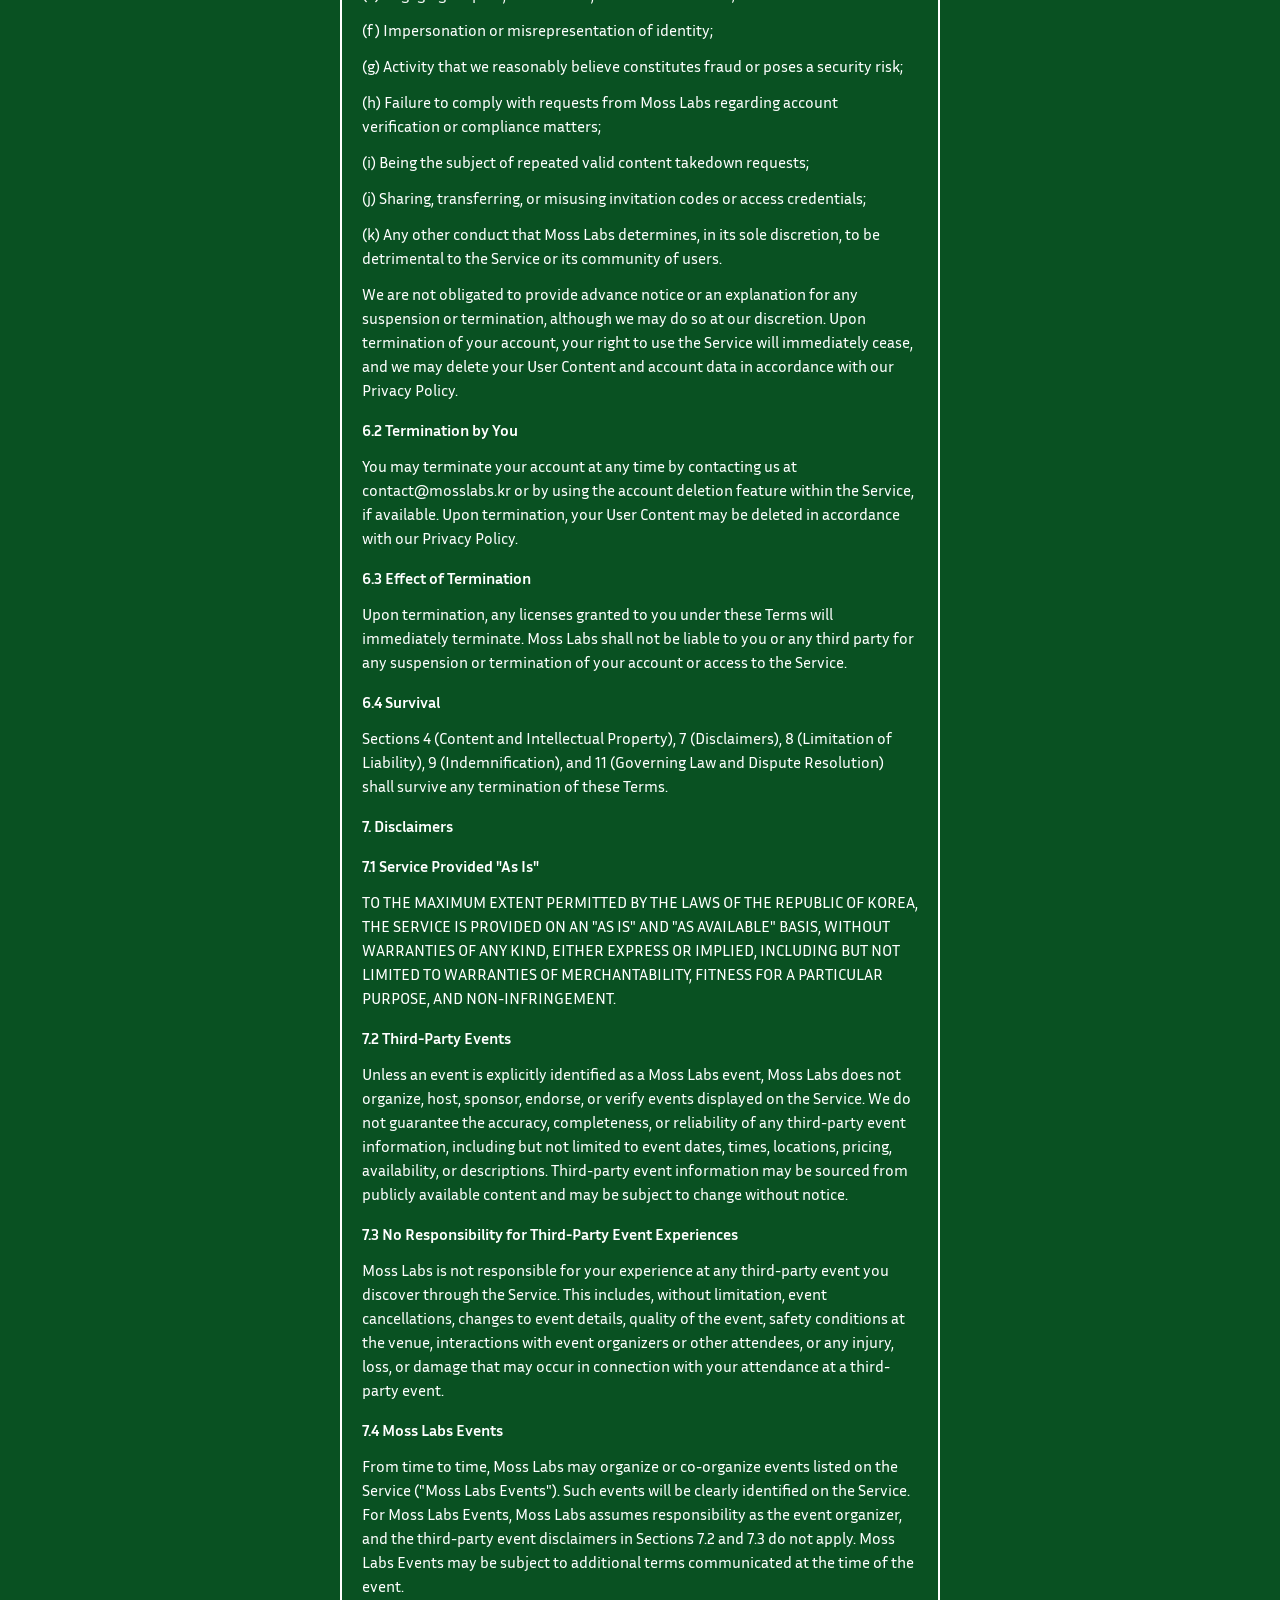
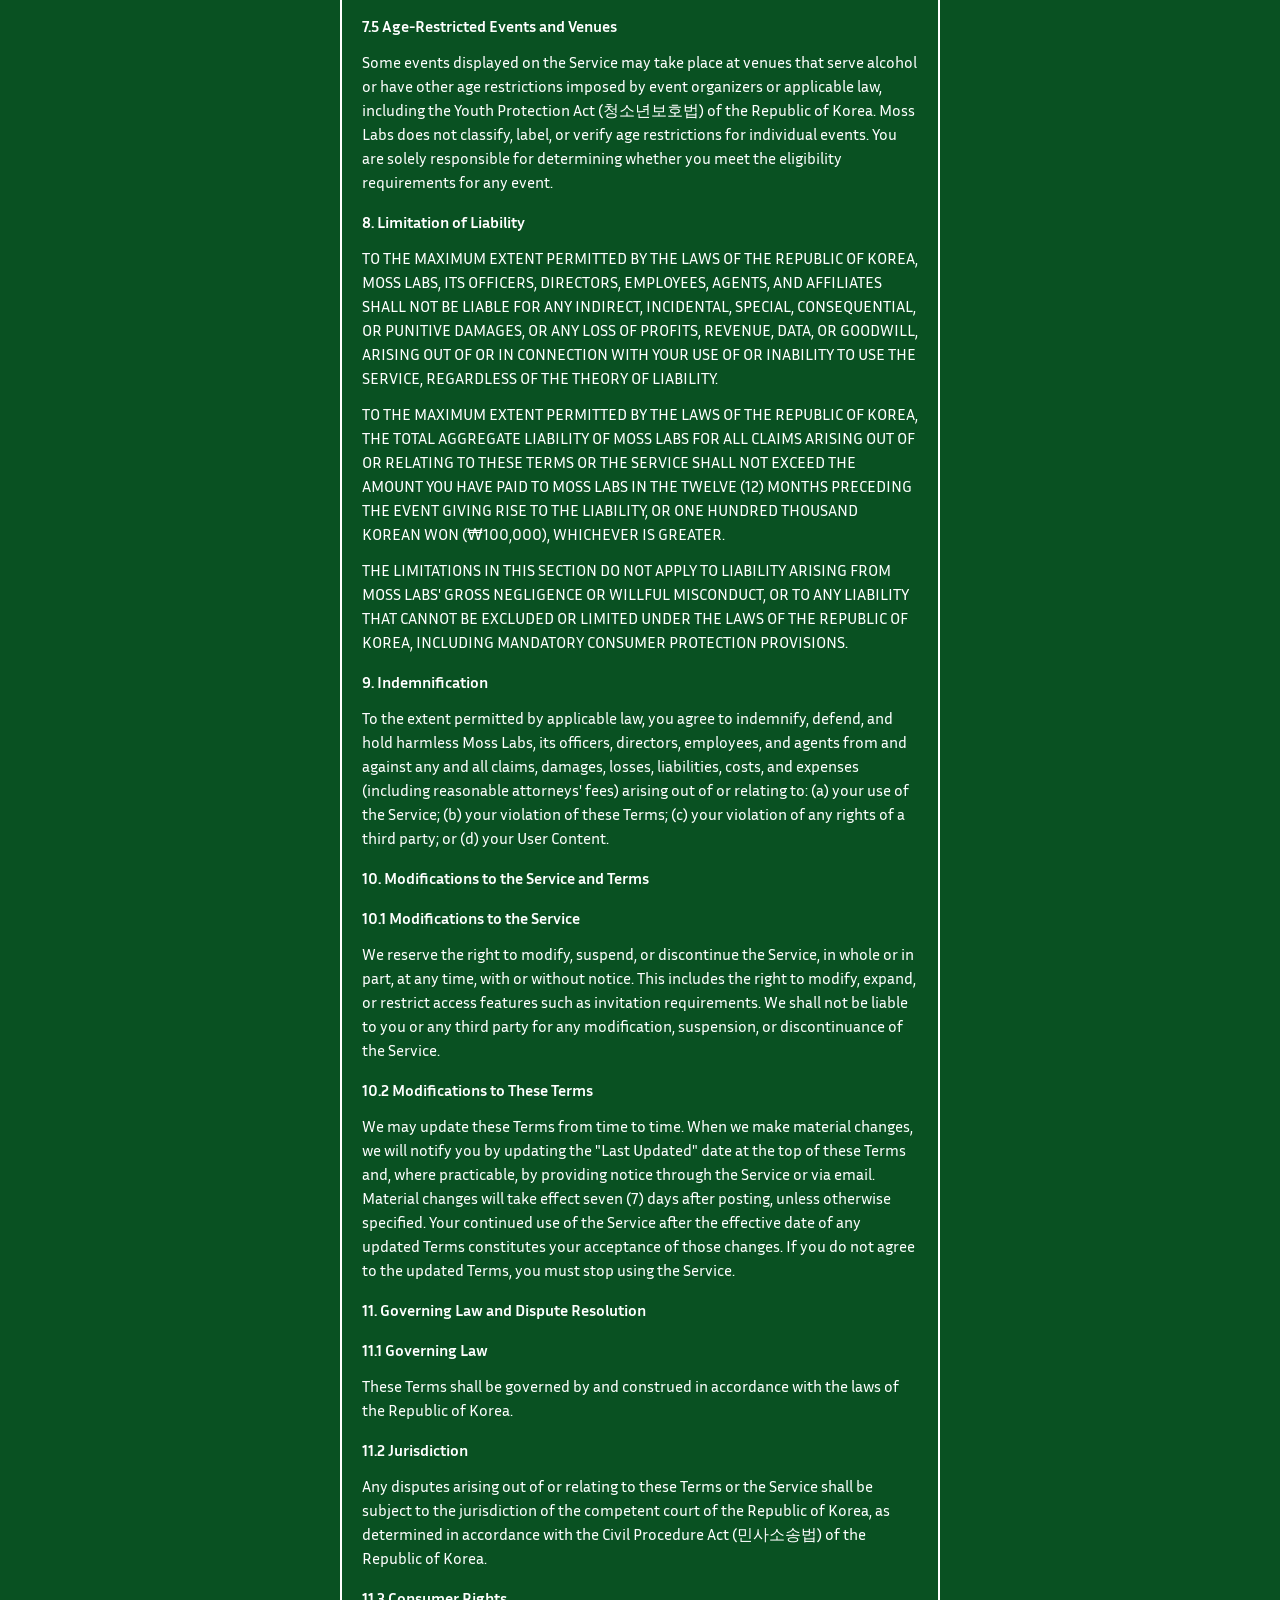
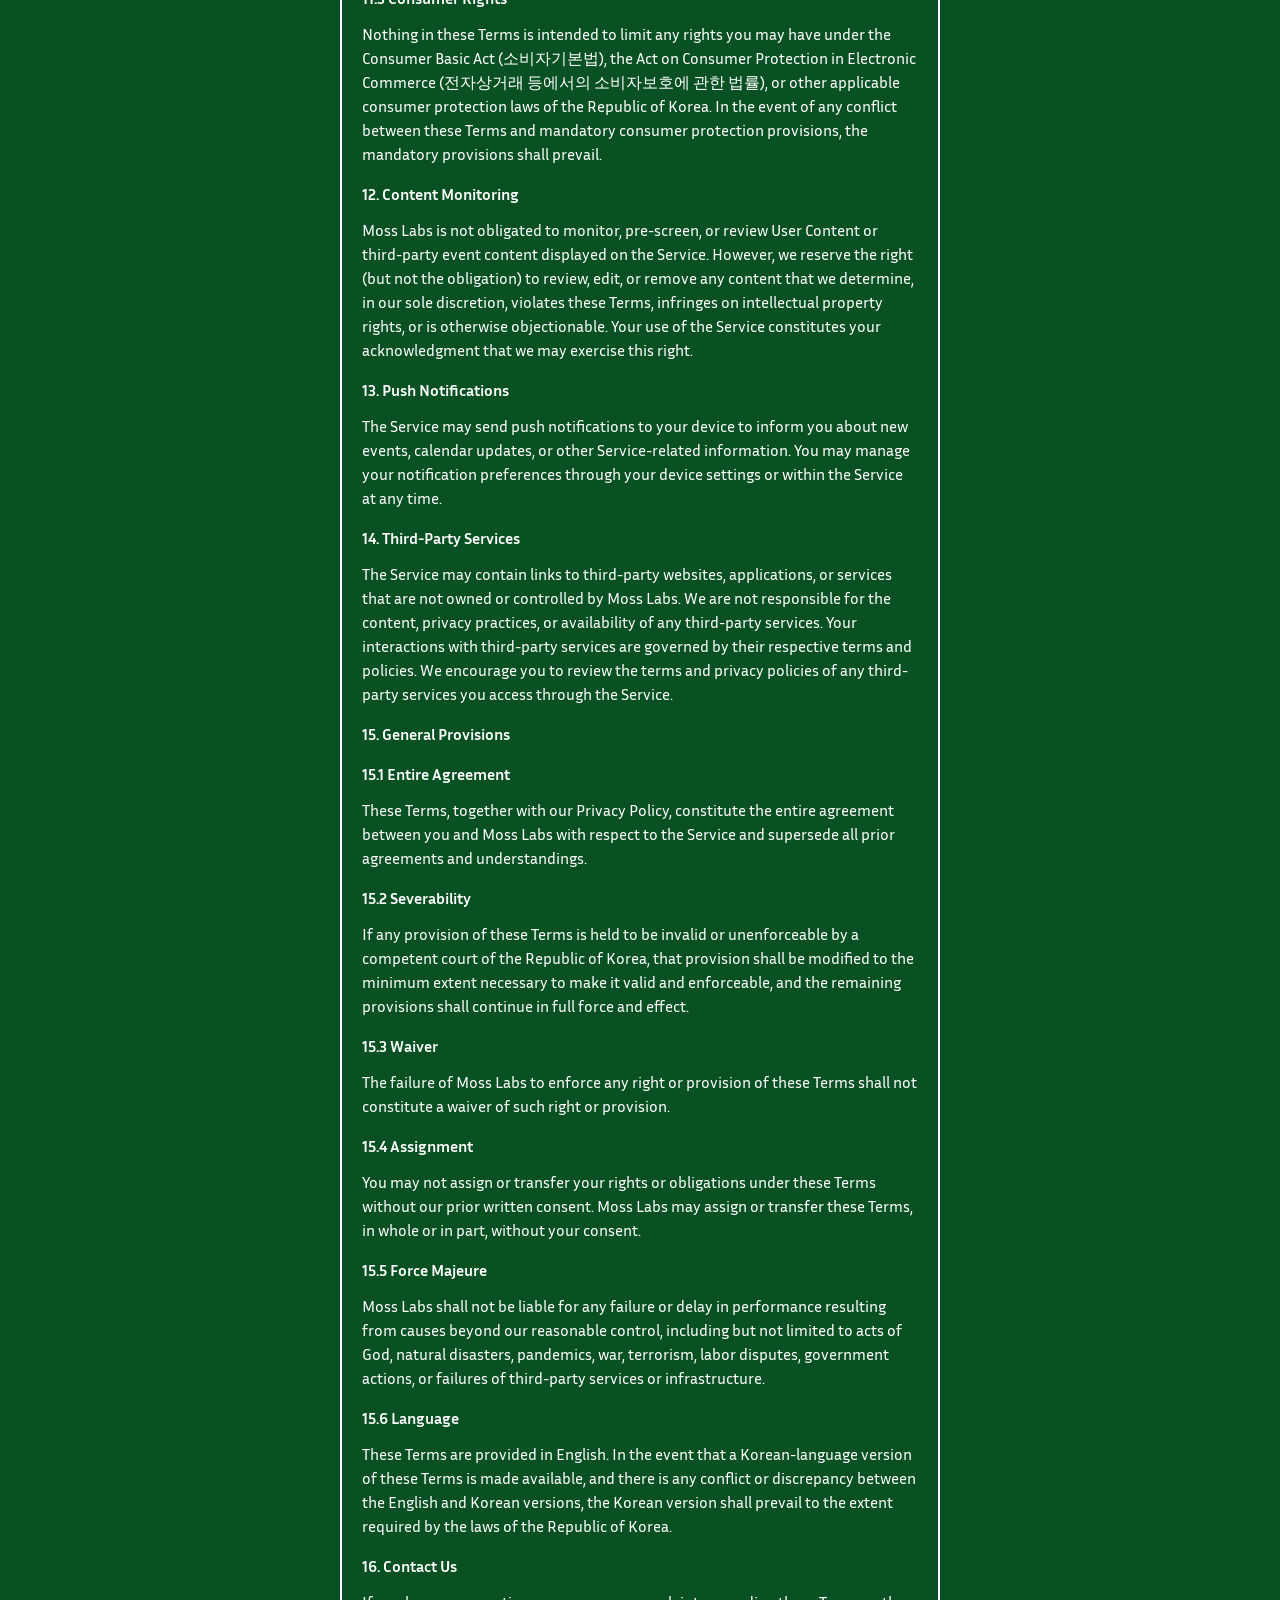
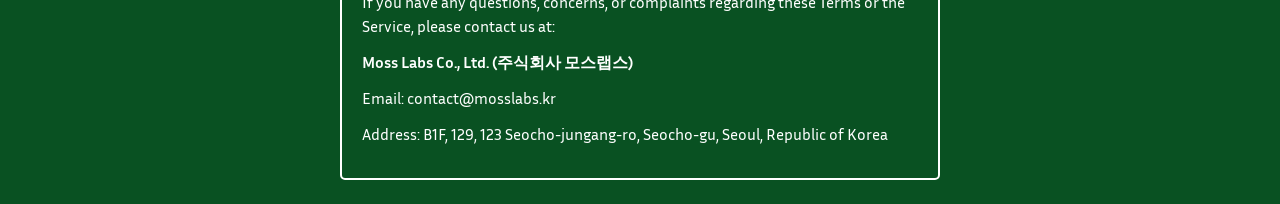
<file: terms/index.html>
<!doctype html>
<html lang="en"> 
  <head>
    <meta charset="UTF-8" />
    <meta name="viewport" content="width=device-width, initial-scale=1.0" />
    <title>Moss Labs | Terms (EN)</title>
    <link rel="icon" type="image/png" href="../assets/images/mossili-logo.png" />
    <link rel="stylesheet" href="../assets/css/styles.css" />
  </head>
  <body>
    <main>
      <section class="card" aria-labelledby="doc-title">
        <h1 id="doc-title" class="title">Terms (EN)</h1>
        <div class="doc-links">
          <a class="doc-link" href="../index.html">Back to Home</a>
          <a class="doc-link" href="../ko/terms/index.html">한국어 보기</a>
        </div>
      </section>

      <section class="card doc-body">
        <p><strong>MOSS CALENDAR</strong></p>
        <p><strong>Terms of Service</strong></p>
        <p><em>Effective Date: March 20, 2026</em></p>
        <p><em>Last Updated: March 20, 2026</em></p>
        <p>Welcome to Moss Calendar. These Terms of Service (&quot;Terms&quot;) govern your access to and use of the services provided by Moss Labs Co., Ltd. (&quot;Moss Labs,&quot; &quot;we,&quot; &quot;us,&quot; or &quot;our&quot;), including our mobile application, website located at <a href="https://mosslabs.kr" target="_blank" rel="noopener noreferrer">https://mosslabs.kr</a>, and all related features, content, and services (collectively, the &quot;Service&quot;).</p>
        <p>By accessing or using the Service, you agree to be bound by these Terms. If you do not agree to these Terms, you must not access or use the Service.</p>
        <h1><strong>1. About the Service</strong></h1>
        <p>Moss Calendar is an event discovery and calendar platform that aggregates publicly available cultural event information — including but not limited to live performances, exhibitions, club events, pop-up markets, and festivals — and presents them in a unified calendar format. The Service enables users to discover events, create and curate personal event calendars, follow other users&#x27; curated calendars, and share event information.</p>
        <p><strong>Unless explicitly identified as a Moss Labs event, all events displayed on the Service are organized by independent third-party event organizers and venues.</strong> For such third-party events, Moss Labs acts solely as an information platform that helps users discover and organize event information. All responsibility for the content, safety, legality, and operation of third-party events rests solely with the respective event organizers and venues. From time to time, Moss Labs may organize or co-organize events listed on the Service; such events will be clearly identified as Moss Labs events.</p>
        <p>The Service is operated by Moss Labs from the Republic of Korea. If you access or use the Service from outside of the Republic of Korea, you do so at your own initiative and are solely responsible for compliance with any applicable local laws. The Service may not be appropriate or available for use in all jurisdictions, and Moss Labs makes no representations that the Service is appropriate or compliant with the laws of any jurisdiction other than the Republic of Korea.</p>
        <h1><strong>2. Eligibility</strong></h1>
        <p>You must be at least fourteen (14) years of age to create an account and use the Service. By using the Service, you represent and warrant that you meet this age requirement. Users under the age of fourteen (14) are prohibited from using the Service.</p>
        <p>Certain events displayed on the Service may have their own age restrictions, entry requirements, or other conditions imposed by event organizers or applicable law (including, without limitation, age restrictions related to venues that serve alcohol under the Youth Protection Act (청소년보호법) of the Republic of Korea). <strong>You are solely responsible for verifying your eligibility to attend any event you discover through the Service.</strong> Moss Labs does not verify, enforce, or assume responsibility for event-specific age restrictions or entry requirements.</p>
        <h1><strong>3. Account Registration</strong></h1>
        <h2><strong>3.1 Creating an Account</strong></h2>
        <p>To access certain features of the Service, you must create an account. Account registration is available through Apple Sign-In and Google OAuth. You agree to provide accurate and current information during the registration process.</p>
        <p>Access to the Service may be limited to users who have received an invitation from Moss Labs or from existing users. Moss Labs reserves the right to limit the number of accounts and to manage access to the Service at its sole discretion, including by requiring invitation codes or other access credentials for account registration.</p>
        <h2><strong>3.2 Account Security</strong></h2>
        <p>You are responsible for maintaining the security of your account and for all activities that occur under your account. You must notify us immediately at contact@mosslabs.kr if you become aware of any unauthorized use of your account. We are not liable for any loss or damage arising from unauthorized access to your account.</p>
        <h2><strong>3.3 One Account Per User</strong></h2>
        <p>You may maintain only one account on the Service. Creating multiple accounts, or creating a new account after your previous account has been suspended or terminated, is prohibited.</p>
        <h1><strong>4. Content and Intellectual Property</strong></h1>
        <h2><strong>4.1 Moss Labs Intellectual Property</strong></h2>
        <p>The Service, including its design, features, functionality, software, text, graphics, logos, and trademarks, is owned by or licensed to Moss Labs and is protected by applicable intellectual property laws, including the Copyright Act (저작권법) and the Trademark Act (상표법) of the Republic of Korea. You may not copy, modify, distribute, or create derivative works based on the Service without our prior written consent.</p>
        <h2><strong>4.2 Third-Party Event Content</strong></h2>
        <p>Event information displayed on the Service — including but not limited to event poster images, promotional descriptions, artist names, venue details, and related materials — is sourced from publicly available third-party content, including social media platforms.</p>
        <p><strong>All such content remains the intellectual property of the original content creator or rights holder.</strong> Neither Moss Labs nor the user who submitted the event link acquires any ownership rights over third-party event content by virtue of its display on the Service. Moss Labs displays such content solely for the purpose of providing event information to users, in a manner consistent with the provisions for information location tools under Article 102 of the Copyright Act (저작권법 제102조) of the Republic of Korea.</p>
        <h2><strong>4.3 User-Submitted Content</strong></h2>
        <p>When you submit content to the Service — such as by pasting a link to create an event listing, creating or naming a calendar board, or adding profile information (&quot;User Content&quot;) — you retain ownership of any original content you create. However, you grant Moss Labs a non-exclusive, worldwide, royalty-free, sublicensable license to use, display, reproduce, and distribute your User Content solely for the purpose of operating, improving, and providing the Service.</p>
        <p>By submitting a link or content to create an event listing, you represent that:</p>
        <p>(a) You are sharing publicly available information for event discovery purposes;</p>
        <p>(b) You do not claim ownership of any third-party content (including images, text, or other media) associated with the linked source;</p>
        <p>(c) You believe in good faith that the event information you are submitting is accurate.</p>
        <h2><strong>4.4 Content Removal Requests (Takedown Procedure)</strong></h2>
        <p>Moss Labs respects the intellectual property rights of third parties. In accordance with Article 103 of the Copyright Act (저작권법 제103조) of the Republic of Korea, if you are the original creator or authorized rights holder of content displayed on the Service and wish to request its removal, please submit a request to contact@mosslabs.kr with the following information:</p>
        <p>(a) Identification of the copyrighted work or content you believe has been infringed;</p>
        <p>(b) Identification of the content on the Service that you wish to have removed, with sufficient detail to allow us to locate it;</p>
        <p>(c) Your contact information (name, email address, and, if available, phone number);</p>
        <p>(d) A statement that you have a good faith belief that the use of the content is not authorized by the rights holder, its agent, or the law;</p>
        <p>(e) A statement that the information in your notice is accurate and that you are the rights holder or authorized to act on behalf of the rights holder.</p>
        <p>Upon receipt of a valid takedown request, Moss Labs will review the request and, where appropriate, remove or disable access to the content without undue delay. We will notify the user who submitted the content of the takedown action where practicable. If you believe content was removed in error, you may submit a counter-notice to contact@mosslabs.kr with the basis for your claim.</p>
        <p>Moss Labs may suspend or terminate the accounts of users who repeatedly infringe or are repeatedly the subject of valid takedown requests.</p>
        <h2><strong>4.5 Proactive Opt-Out for Content Creators</strong></h2>
        <p>If you are an event organizer, venue operator, or content creator and do not wish for your publicly available event information to appear on the Service, you may request a proactive opt-out by contacting us at contact@mosslabs.kr. Upon receipt of a valid opt-out request, we will add your account or content source to our exclusion list and take reasonable steps to prevent your content from being displayed on the Service going forward.</p>
        <h1><strong>5. Acceptable Use</strong></h1>
        <p>You agree to use the Service only for lawful purposes and in accordance with these Terms. You shall not, and shall not permit any third party to:</p>
        <p>(a) Use the Service for any purpose that is illegal or prohibited by these Terms or by the laws of the Republic of Korea;</p>
        <p>(b) Submit false, misleading, or fraudulent event information;</p>
        <p>(c) Impersonate any person or entity, or falsely represent your affiliation with any person or entity;</p>
        <p>(d) Use any automated means, including bots, scrapers, crawlers, or similar tools, to access or collect data from the Service without our prior written consent;</p>
        <p>(e) Interfere with, disrupt, or attempt to compromise the security or integrity of the Service, including introducing viruses, malware, or other harmful code;</p>
        <p>(f) Harass, threaten, abuse, or intimidate other users of the Service;</p>
        <p>(g) Use the Service to distribute spam, unsolicited messages, or commercial advertisements;</p>
        <p>(h) Attempt to circumvent any security features, access controls, or usage limitations of the Service, including invitation or access controls;</p>
        <p>(i) Reproduce, distribute, or publicly display any content from the Service except as expressly permitted by these Terms;</p>
        <p>(j) Use the Service in any manner that could damage, disable, overburden, or impair the functioning of the Service.</p>
        <h1><strong>6. Account Suspension and Termination</strong></h1>
        <h2><strong>6.1 Suspension and Termination by Moss Labs</strong></h2>
        <p>We reserve the right to suspend, restrict, or terminate your account and access to the Service, in whole or in part, at our sole discretion, with or without prior notice, for any reason, including but not limited to:</p>
        <p>(a) Violation of these Terms or any applicable law;</p>
        <p>(b) Conduct that we reasonably determine is harmful to the Service, other users, or third parties;</p>
        <p>(c) Repeated submission of false or inaccurate event information;</p>
        <p>(d) Use of automated tools or bots in connection with the Service;</p>
        <p>(e) Engaging in spam, harassment, or abusive behavior;</p>
        <p>(f) Impersonation or misrepresentation of identity;</p>
        <p>(g) Activity that we reasonably believe constitutes fraud or poses a security risk;</p>
        <p>(h) Failure to comply with requests from Moss Labs regarding account verification or compliance matters;</p>
        <p>(i) Being the subject of repeated valid content takedown requests;</p>
        <p>(j) Sharing, transferring, or misusing invitation codes or access credentials;</p>
        <p>(k) Any other conduct that Moss Labs determines, in its sole discretion, to be detrimental to the Service or its community of users.</p>
        <p>We are not obligated to provide advance notice or an explanation for any suspension or termination, although we may do so at our discretion. Upon termination of your account, your right to use the Service will immediately cease, and we may delete your User Content and account data in accordance with our Privacy Policy.</p>
        <h2><strong>6.2 Termination by You</strong></h2>
        <p>You may terminate your account at any time by contacting us at contact@mosslabs.kr or by using the account deletion feature within the Service, if available. Upon termination, your User Content may be deleted in accordance with our Privacy Policy.</p>
        <h2><strong>6.3 Effect of Termination</strong></h2>
        <p>Upon termination, any licenses granted to you under these Terms will immediately terminate. Moss Labs shall not be liable to you or any third party for any suspension or termination of your account or access to the Service.</p>
        <h2><strong>6.4 Survival</strong></h2>
        <p>Sections 4 (Content and Intellectual Property), 7 (Disclaimers), 8 (Limitation of Liability), 9 (Indemnification), and 11 (Governing Law and Dispute Resolution) shall survive any termination of these Terms.</p>
        <h1><strong>7. Disclaimers</strong></h1>
        <h2><strong>7.1 Service Provided &quot;As Is&quot;</strong></h2>
        <p>TO THE MAXIMUM EXTENT PERMITTED BY THE LAWS OF THE REPUBLIC OF KOREA, THE SERVICE IS PROVIDED ON AN &quot;AS IS&quot; AND &quot;AS AVAILABLE&quot; BASIS, WITHOUT WARRANTIES OF ANY KIND, EITHER EXPRESS OR IMPLIED, INCLUDING BUT NOT LIMITED TO WARRANTIES OF MERCHANTABILITY, FITNESS FOR A PARTICULAR PURPOSE, AND NON-INFRINGEMENT.</p>
        <h2><strong>7.2 Third-Party Events</strong></h2>
        <p>Unless an event is explicitly identified as a Moss Labs event, Moss Labs does not organize, host, sponsor, endorse, or verify events displayed on the Service. We do not guarantee the accuracy, completeness, or reliability of any third-party event information, including but not limited to event dates, times, locations, pricing, availability, or descriptions. Third-party event information may be sourced from publicly available content and may be subject to change without notice.</p>
        <h2><strong>7.3 No Responsibility for Third-Party Event Experiences</strong></h2>
        <p>Moss Labs is not responsible for your experience at any third-party event you discover through the Service. This includes, without limitation, event cancellations, changes to event details, quality of the event, safety conditions at the venue, interactions with event organizers or other attendees, or any injury, loss, or damage that may occur in connection with your attendance at a third-party event.</p>
        <h2><strong>7.4 Moss Labs Events</strong></h2>
        <p>From time to time, Moss Labs may organize or co-organize events listed on the Service (&quot;Moss Labs Events&quot;). Such events will be clearly identified on the Service. For Moss Labs Events, Moss Labs assumes responsibility as the event organizer, and the third-party event disclaimers in Sections 7.2 and 7.3 do not apply. Moss Labs Events may be subject to additional terms communicated at the time of the event.</p>
        <h2><strong>7.5 Age-Restricted Events and Venues</strong></h2>
        <p>Some events displayed on the Service may take place at venues that serve alcohol or have other age restrictions imposed by event organizers or applicable law, including the Youth Protection Act (청소년보호법) of the Republic of Korea. Moss Labs does not classify, label, or verify age restrictions for individual events. You are solely responsible for determining whether you meet the eligibility requirements for any event.</p>
        <h1><strong>8. Limitation of Liability</strong></h1>
        <p>TO THE MAXIMUM EXTENT PERMITTED BY THE LAWS OF THE REPUBLIC OF KOREA, MOSS LABS, ITS OFFICERS, DIRECTORS, EMPLOYEES, AGENTS, AND AFFILIATES SHALL NOT BE LIABLE FOR ANY INDIRECT, INCIDENTAL, SPECIAL, CONSEQUENTIAL, OR PUNITIVE DAMAGES, OR ANY LOSS OF PROFITS, REVENUE, DATA, OR GOODWILL, ARISING OUT OF OR IN CONNECTION WITH YOUR USE OF OR INABILITY TO USE THE SERVICE, REGARDLESS OF THE THEORY OF LIABILITY.</p>
        <p>TO THE MAXIMUM EXTENT PERMITTED BY THE LAWS OF THE REPUBLIC OF KOREA, THE TOTAL AGGREGATE LIABILITY OF MOSS LABS FOR ALL CLAIMS ARISING OUT OF OR RELATING TO THESE TERMS OR THE SERVICE SHALL NOT EXCEED THE AMOUNT YOU HAVE PAID TO MOSS LABS IN THE TWELVE (12) MONTHS PRECEDING THE EVENT GIVING RISE TO THE LIABILITY, OR ONE HUNDRED THOUSAND KOREAN WON (₩100,000), WHICHEVER IS GREATER.</p>
        <p>THE LIMITATIONS IN THIS SECTION DO NOT APPLY TO LIABILITY ARISING FROM MOSS LABS&#x27; GROSS NEGLIGENCE OR WILLFUL MISCONDUCT, OR TO ANY LIABILITY THAT CANNOT BE EXCLUDED OR LIMITED UNDER THE LAWS OF THE REPUBLIC OF KOREA, INCLUDING MANDATORY CONSUMER PROTECTION PROVISIONS.</p>
        <h1><strong>9. Indemnification</strong></h1>
        <p>To the extent permitted by applicable law, you agree to indemnify, defend, and hold harmless Moss Labs, its officers, directors, employees, and agents from and against any and all claims, damages, losses, liabilities, costs, and expenses (including reasonable attorneys&#x27; fees) arising out of or relating to: (a) your use of the Service; (b) your violation of these Terms; (c) your violation of any rights of a third party; or (d) your User Content.</p>
        <h1><strong>10. Modifications to the Service and Terms</strong></h1>
        <h2><strong>10.1 Modifications to the Service</strong></h2>
        <p>We reserve the right to modify, suspend, or discontinue the Service, in whole or in part, at any time, with or without notice. This includes the right to modify, expand, or restrict access features such as invitation requirements. We shall not be liable to you or any third party for any modification, suspension, or discontinuance of the Service.</p>
        <h2><strong>10.2 Modifications to These Terms</strong></h2>
        <p>We may update these Terms from time to time. When we make material changes, we will notify you by updating the &quot;Last Updated&quot; date at the top of these Terms and, where practicable, by providing notice through the Service or via email. Material changes will take effect seven (7) days after posting, unless otherwise specified. Your continued use of the Service after the effective date of any updated Terms constitutes your acceptance of those changes. If you do not agree to the updated Terms, you must stop using the Service.</p>
        <h1><strong>11. Governing Law and Dispute Resolution</strong></h1>
        <h2><strong>11.1 Governing Law</strong></h2>
        <p>These Terms shall be governed by and construed in accordance with the laws of the Republic of Korea.</p>
        <h2><strong>11.2 Jurisdiction</strong></h2>
        <p>Any disputes arising out of or relating to these Terms or the Service shall be subject to the jurisdiction of the competent court of the Republic of Korea, as determined in accordance with the Civil Procedure Act (민사소송법) of the Republic of Korea.</p>
        <h2><strong>11.3 Consumer Rights</strong></h2>
        <p>Nothing in these Terms is intended to limit any rights you may have under the Consumer Basic Act (소비자기본법), the Act on Consumer Protection in Electronic Commerce (전자상거래 등에서의 소비자보호에 관한 법률), or other applicable consumer protection laws of the Republic of Korea. In the event of any conflict between these Terms and mandatory consumer protection provisions, the mandatory provisions shall prevail.</p>
        <h1><strong>12. Content Monitoring</strong></h1>
        <p>Moss Labs is not obligated to monitor, pre-screen, or review User Content or third-party event content displayed on the Service. However, we reserve the right (but not the obligation) to review, edit, or remove any content that we determine, in our sole discretion, violates these Terms, infringes on intellectual property rights, or is otherwise objectionable. Your use of the Service constitutes your acknowledgment that we may exercise this right.</p>
        <h1><strong>13. Push Notifications</strong></h1>
        <p>The Service may send push notifications to your device to inform you about new events, calendar updates, or other Service-related information. You may manage your notification preferences through your device settings or within the Service at any time.</p>
        <h1><strong>14. Third-Party Services</strong></h1>
        <p>The Service may contain links to third-party websites, applications, or services that are not owned or controlled by Moss Labs. We are not responsible for the content, privacy practices, or availability of any third-party services. Your interactions with third-party services are governed by their respective terms and policies. We encourage you to review the terms and privacy policies of any third-party services you access through the Service.</p>
        <h1><strong>15. General Provisions</strong></h1>
        <h2><strong>15.1 Entire Agreement</strong></h2>
        <p>These Terms, together with our Privacy Policy, constitute the entire agreement between you and Moss Labs with respect to the Service and supersede all prior agreements and understandings.</p>
        <h2><strong>15.2 Severability</strong></h2>
        <p>If any provision of these Terms is held to be invalid or unenforceable by a competent court of the Republic of Korea, that provision shall be modified to the minimum extent necessary to make it valid and enforceable, and the remaining provisions shall continue in full force and effect.</p>
        <h2><strong>15.3 Waiver</strong></h2>
        <p>The failure of Moss Labs to enforce any right or provision of these Terms shall not constitute a waiver of such right or provision.</p>
        <h2><strong>15.4 Assignment</strong></h2>
        <p>You may not assign or transfer your rights or obligations under these Terms without our prior written consent. Moss Labs may assign or transfer these Terms, in whole or in part, without your consent.</p>
        <h2><strong>15.5 Force Majeure</strong></h2>
        <p>Moss Labs shall not be liable for any failure or delay in performance resulting from causes beyond our reasonable control, including but not limited to acts of God, natural disasters, pandemics, war, terrorism, labor disputes, government actions, or failures of third-party services or infrastructure.</p>
        <h2><strong>15.6 Language</strong></h2>
        <p>These Terms are provided in English. In the event that a Korean-language version of these Terms is made available, and there is any conflict or discrepancy between the English and Korean versions, the Korean version shall prevail to the extent required by the laws of the Republic of Korea.</p>
        <h1><strong>16. Contact Us</strong></h1>
        <p>If you have any questions, concerns, or complaints regarding these Terms or the Service, please contact us at:</p>
        <p><strong>Moss Labs Co., Ltd. (주식회사 모스랩스)</strong></p>
        <p>Email: contact@mosslabs.kr</p>
        <p>Address: B1F, 129, 123 Seocho-jungang-ro, Seocho-gu, Seoul, Republic of Korea</p>
      </section>
    </main>
  </body>
</html>
</file>
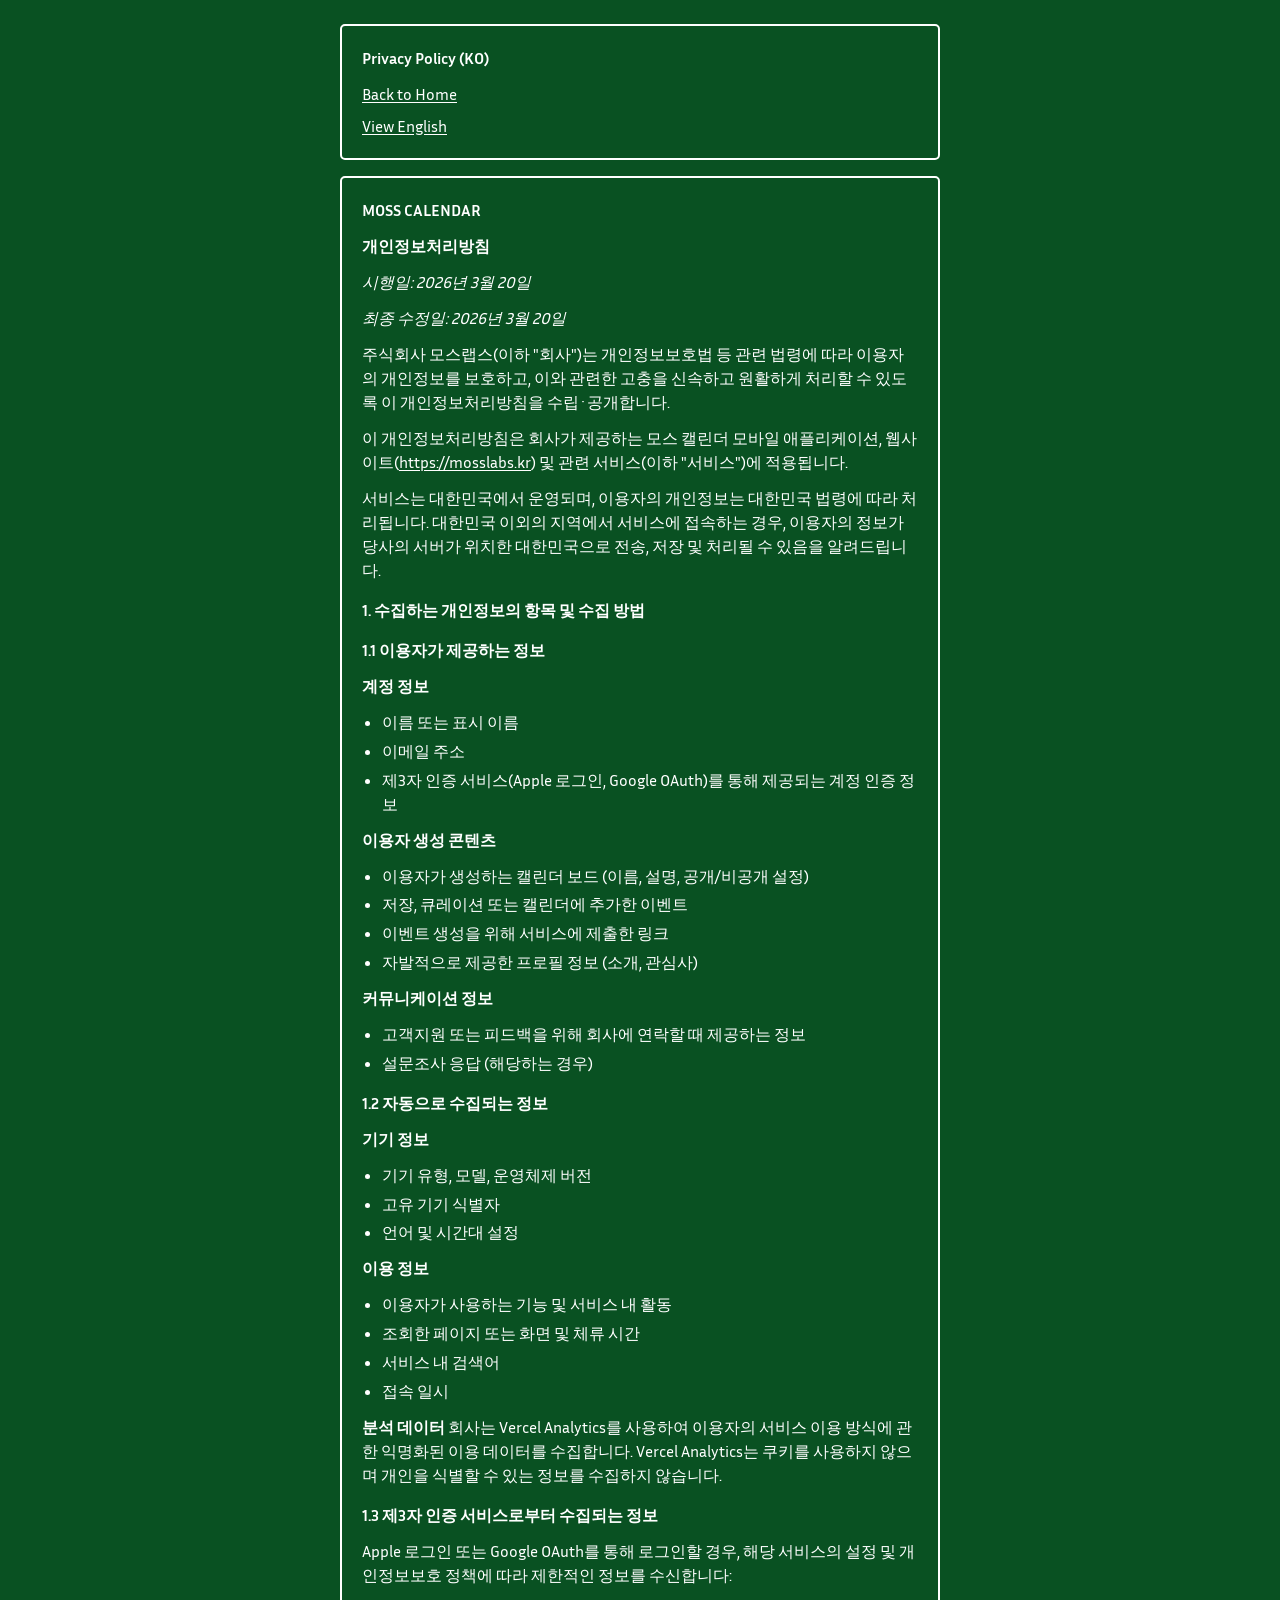
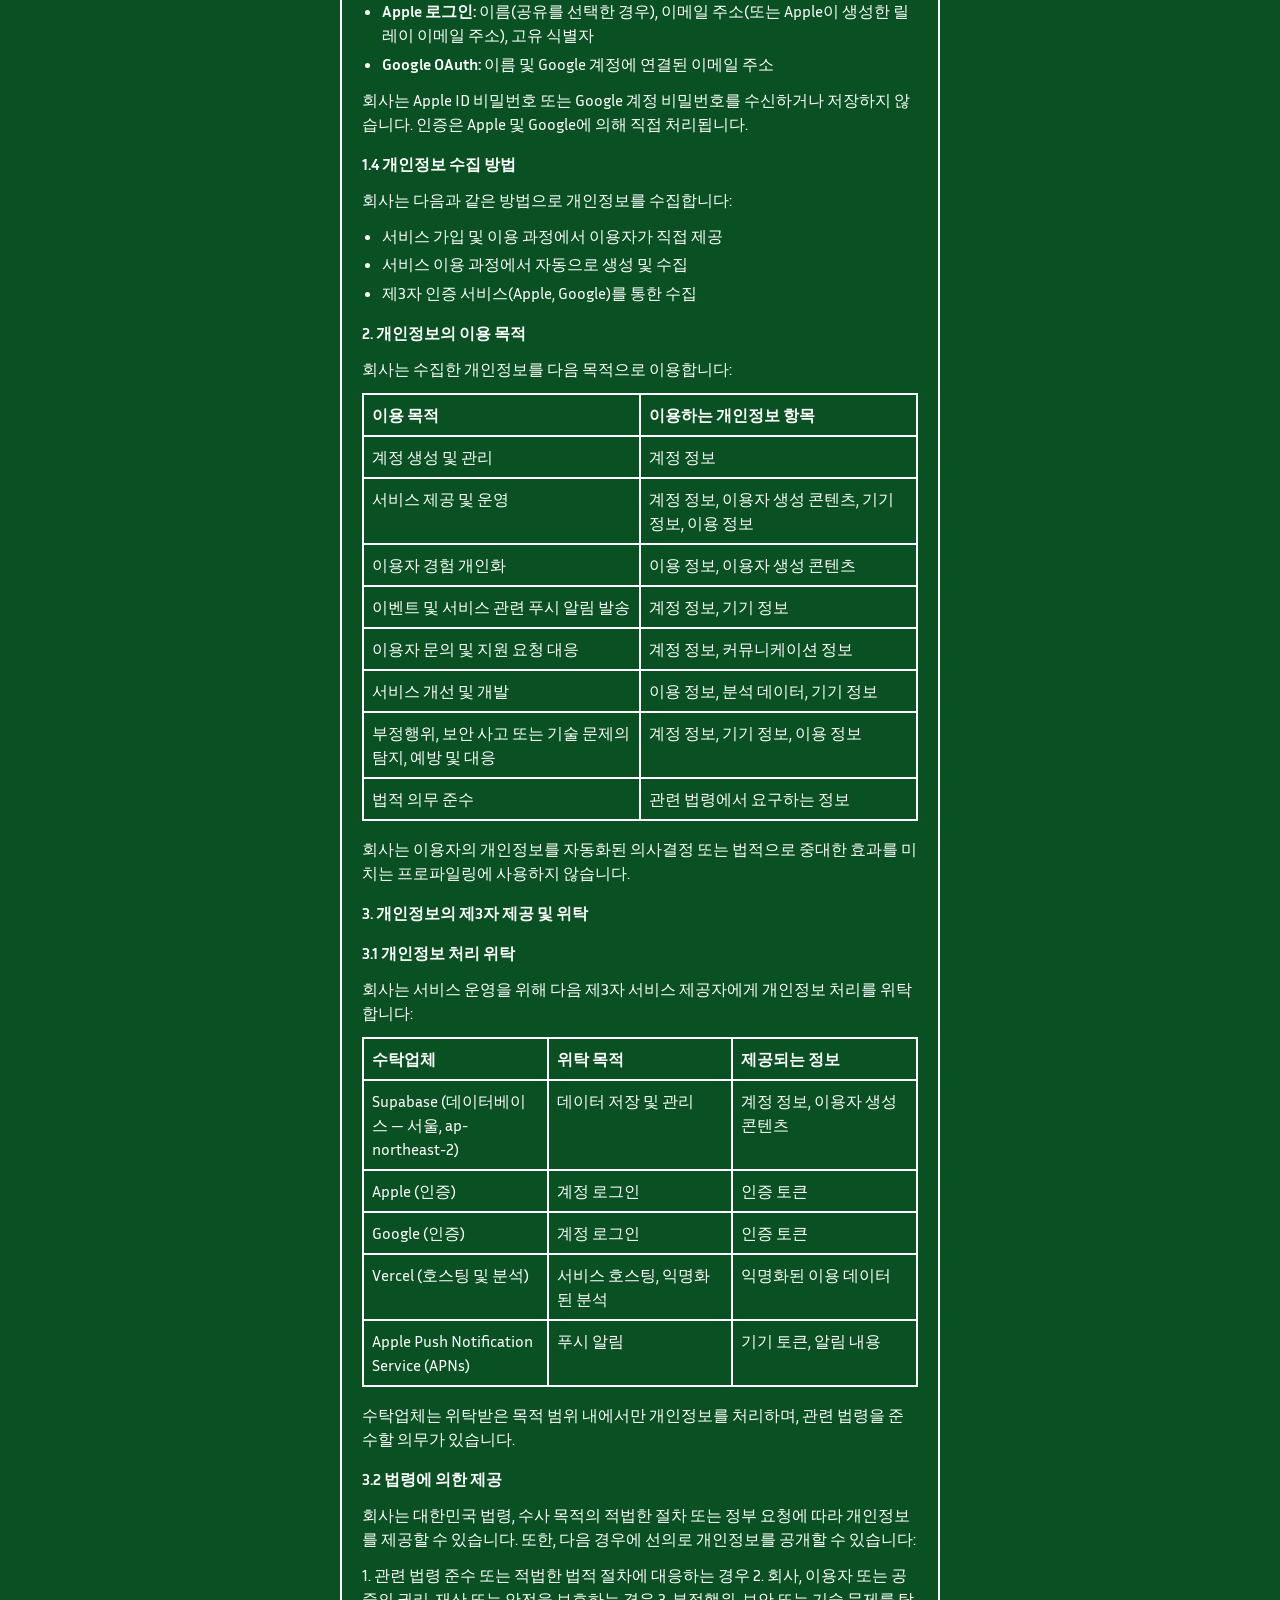
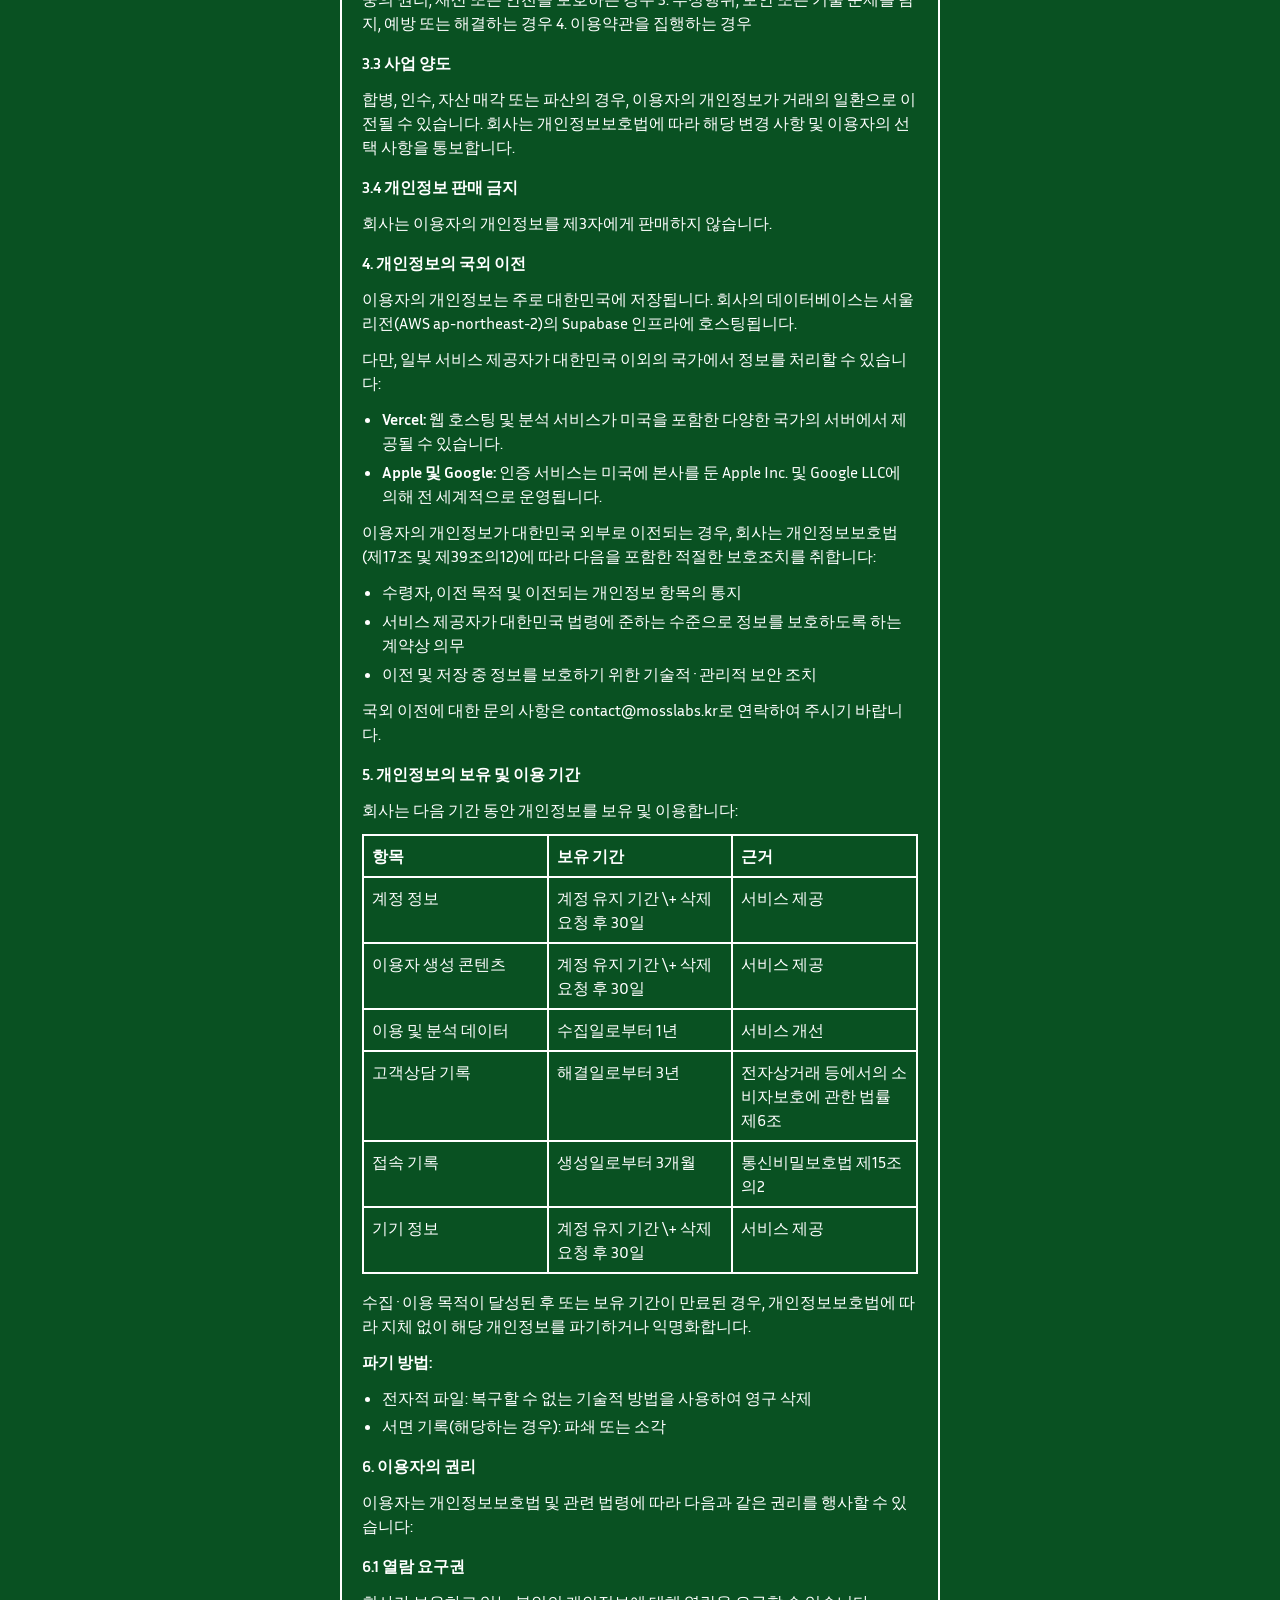
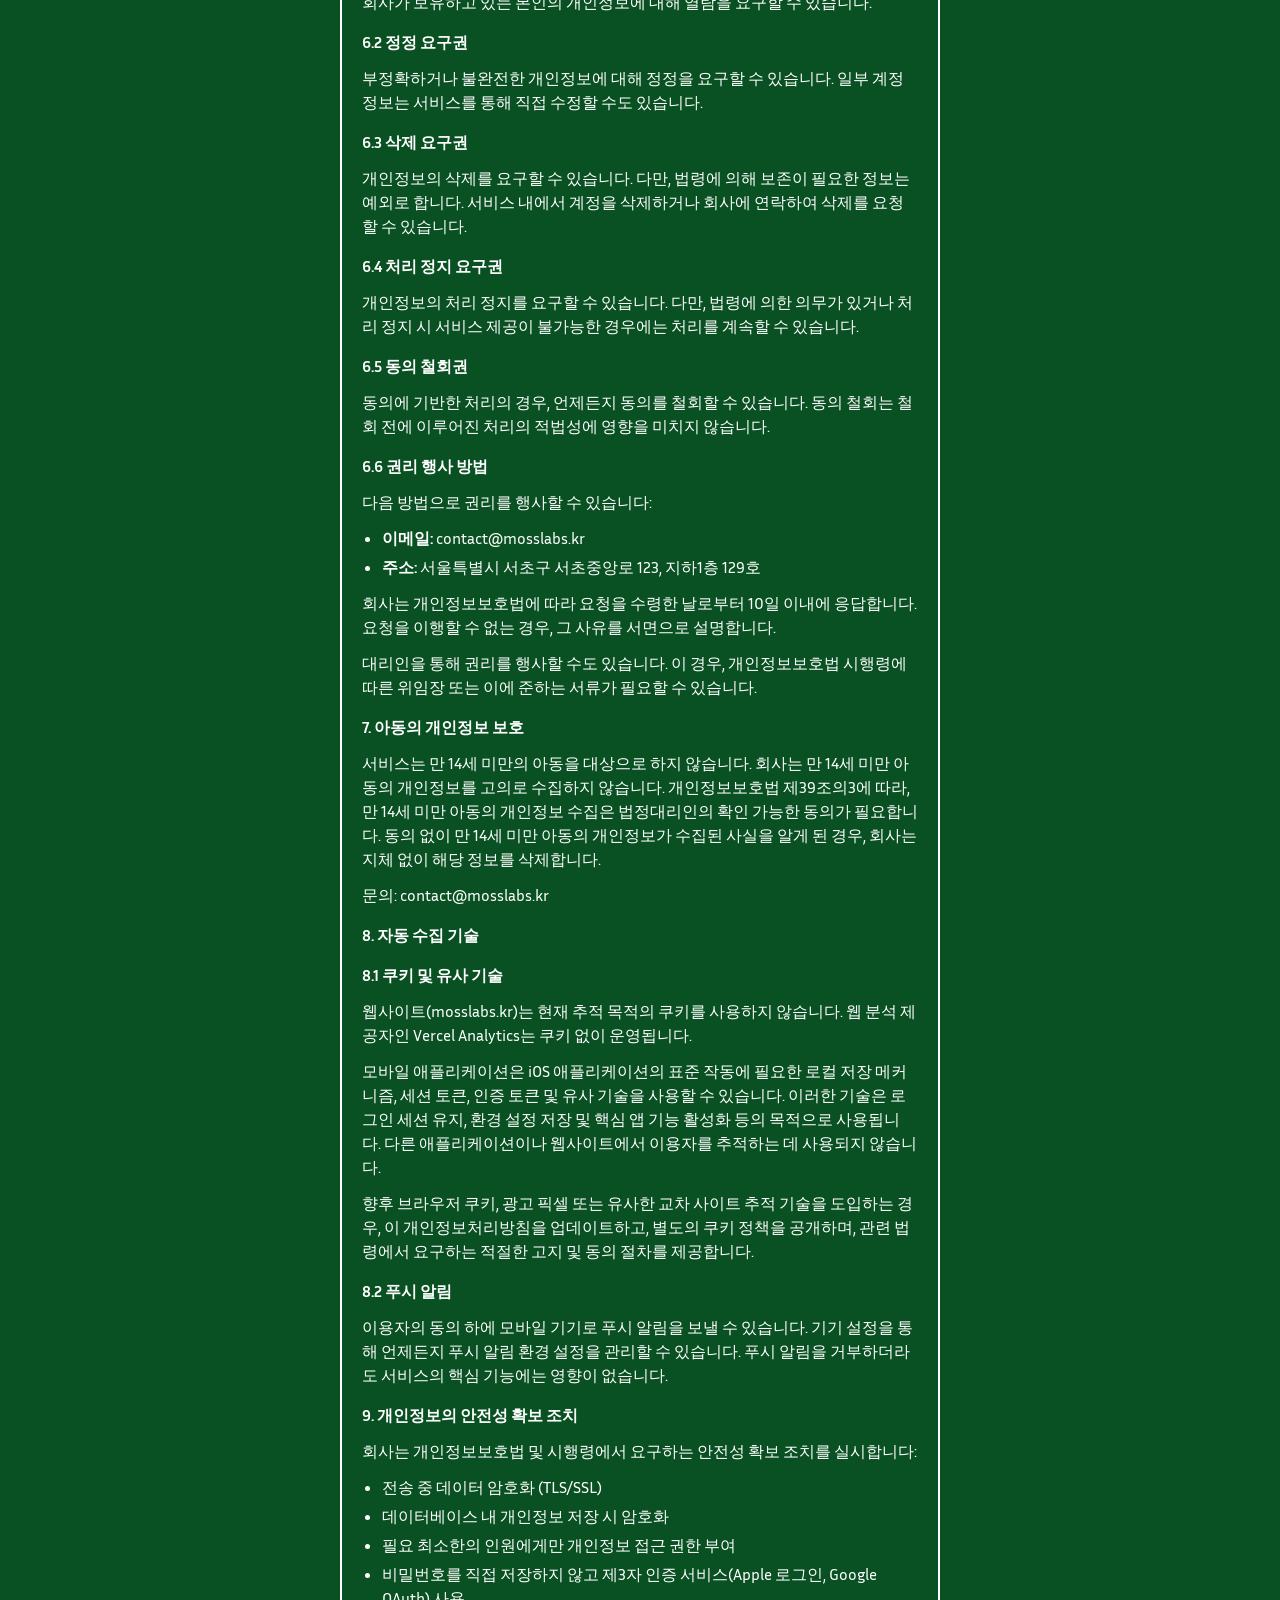
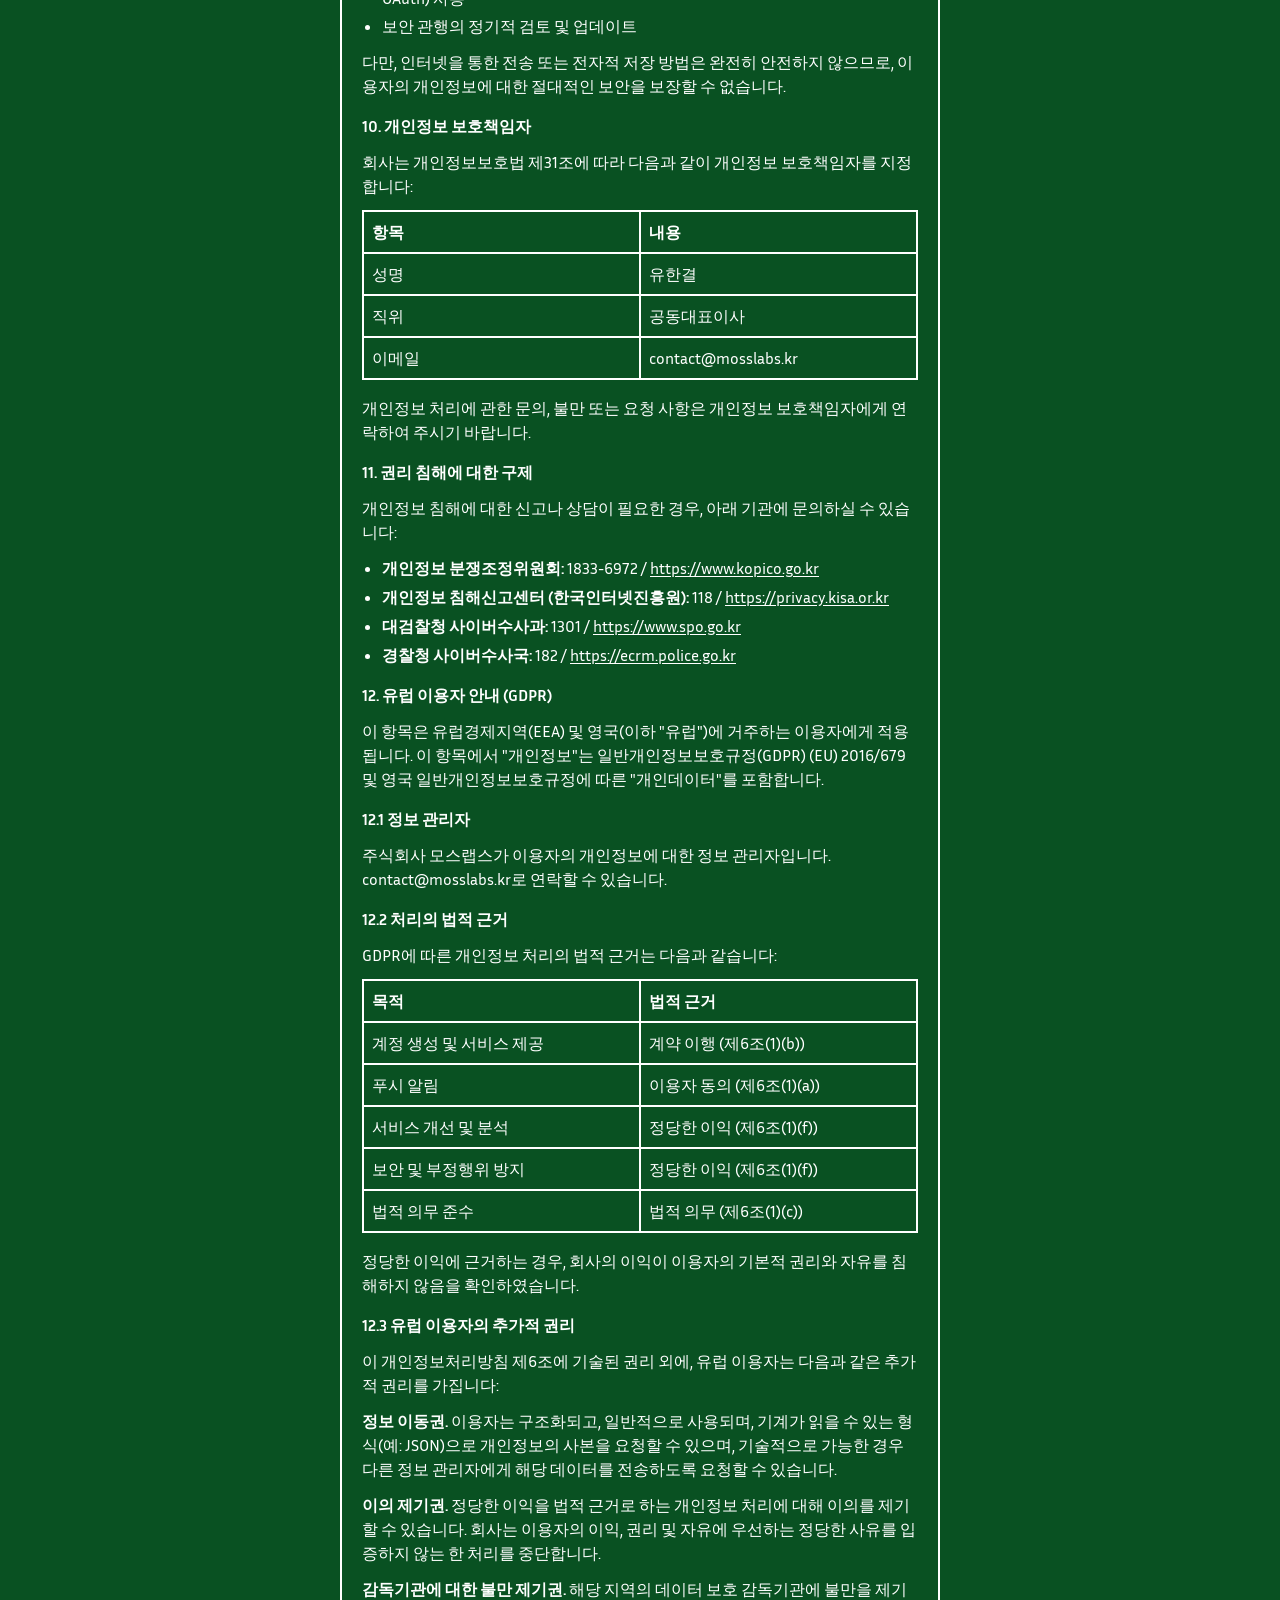
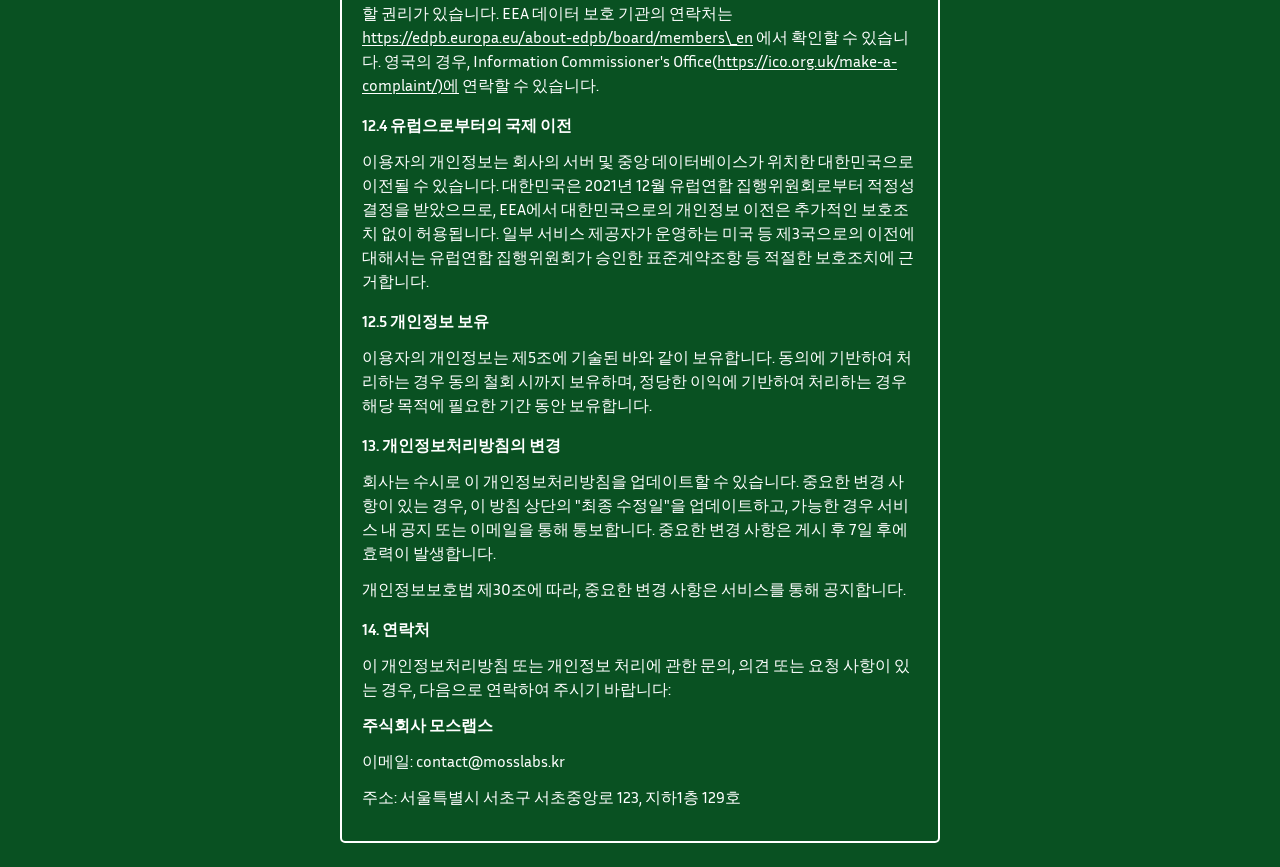
<file: ko/privacy-policy/index.html>
<!doctype html>
<html lang="ko"> 
  <head>
    <meta charset="UTF-8" />
    <meta name="viewport" content="width=device-width, initial-scale=1.0" />
    <title>Moss Labs | Privacy Policy (KO)</title>
    <link rel="icon" type="image/png" href="../../assets/images/mossili-logo.png" />
    <link rel="stylesheet" href="../../assets/css/styles.css" />
  </head>
  <body>
    <main>
      <section class="card" aria-labelledby="doc-title">
        <h1 id="doc-title" class="title">Privacy Policy (KO)</h1>
        <div class="doc-links">
          <a class="doc-link" href="../../index.html">Back to Home</a>
          <a class="doc-link" href="../../privacy-policy/index.html">View English</a>
        </div>
      </section>

      <section class="card doc-body">
        <p><strong>MOSS CALENDAR</strong></p>
        <p><strong>개인정보처리방침</strong></p>
        <p><em>시행일: 2026년 3월 20일</em></p>
        <p><em>최종 수정일: 2026년 3월 20일</em></p>
        <p>주식회사 모스랩스(이하 &quot;회사&quot;)는 개인정보보호법 등 관련 법령에 따라 이용자의 개인정보를 보호하고, 이와 관련한 고충을 신속하고 원활하게 처리할 수 있도록 이 개인정보처리방침을 수립·공개합니다.</p>
        <p>이 개인정보처리방침은 회사가 제공하는 모스 캘린더 모바일 애플리케이션, 웹사이트(<a href="https://mosslabs.kr" target="_blank" rel="noopener noreferrer">https://mosslabs.kr</a>) 및 관련 서비스(이하 &quot;서비스&quot;)에 적용됩니다.</p>
        <p>서비스는 대한민국에서 운영되며, 이용자의 개인정보는 대한민국 법령에 따라 처리됩니다. 대한민국 이외의 지역에서 서비스에 접속하는 경우, 이용자의 정보가 당사의 서버가 위치한 대한민국으로 전송, 저장 및 처리될 수 있음을 알려드립니다.</p>
        <h1><strong>1. 수집하는 개인정보의 항목 및 수집 방법</strong></h1>
        <h2><strong>1.1 이용자가 제공하는 정보</strong></h2>
        <p><strong>계정 정보</strong></p>
        <ul>
        <li>이름 또는 표시 이름</li>
        <li>이메일 주소</li>
        <li>제3자 인증 서비스(Apple 로그인, Google OAuth)를 통해 제공되는 계정 인증 정보</li>
        </ul>
        <p><strong>이용자 생성 콘텐츠</strong></p>
        <ul>
        <li>이용자가 생성하는 캘린더 보드 (이름, 설명, 공개/비공개 설정)</li>
        <li>저장, 큐레이션 또는 캘린더에 추가한 이벤트</li>
        <li>이벤트 생성을 위해 서비스에 제출한 링크</li>
        <li>자발적으로 제공한 프로필 정보 (소개, 관심사)</li>
        </ul>
        <p><strong>커뮤니케이션 정보</strong></p>
        <ul>
        <li>고객지원 또는 피드백을 위해 회사에 연락할 때 제공하는 정보</li>
        <li>설문조사 응답 (해당하는 경우)</li>
        </ul>
        <h2><strong>1.2 자동으로 수집되는 정보</strong></h2>
        <p><strong>기기 정보</strong></p>
        <ul>
        <li>기기 유형, 모델, 운영체제 버전</li>
        <li>고유 기기 식별자</li>
        <li>언어 및 시간대 설정</li>
        </ul>
        <p><strong>이용 정보</strong></p>
        <ul>
        <li>이용자가 사용하는 기능 및 서비스 내 활동</li>
        <li>조회한 페이지 또는 화면 및 체류 시간</li>
        <li>서비스 내 검색어</li>
        <li>접속 일시</li>
        </ul>
        <p><strong>분석 데이터</strong> 회사는 Vercel Analytics를 사용하여 이용자의 서비스 이용 방식에 관한 익명화된 이용 데이터를 수집합니다. Vercel Analytics는 쿠키를 사용하지 않으며 개인을 식별할 수 있는 정보를 수집하지 않습니다.</p>
        <h2><strong>1.3 제3자 인증 서비스로부터 수집되는 정보</strong></h2>
        <p>Apple 로그인 또는 Google OAuth를 통해 로그인할 경우, 해당 서비스의 설정 및 개인정보보호 정책에 따라 제한적인 정보를 수신합니다:</p>
        <ul>
        <li><strong>Apple 로그인:</strong> 이름(공유를 선택한 경우), 이메일 주소(또는 Apple이 생성한 릴레이 이메일 주소), 고유 식별자</li>
        <li><strong>Google OAuth:</strong> 이름 및 Google 계정에 연결된 이메일 주소</li>
        </ul>
        <p>회사는 Apple ID 비밀번호 또는 Google 계정 비밀번호를 수신하거나 저장하지 않습니다. 인증은 Apple 및 Google에 의해 직접 처리됩니다.</p>
        <h2><strong>1.4 개인정보 수집 방법</strong></h2>
        <p>회사는 다음과 같은 방법으로 개인정보를 수집합니다:</p>
        <ul>
        <li>서비스 가입 및 이용 과정에서 이용자가 직접 제공</li>
        <li>서비스 이용 과정에서 자동으로 생성 및 수집</li>
        <li>제3자 인증 서비스(Apple, Google)를 통한 수집</li>
        </ul>
        <h1><strong>2. 개인정보의 이용 목적</strong></h1>
        <p>회사는 수집한 개인정보를 다음 목적으로 이용합니다:</p>
        <table>
        <thead>
        <tr>
        <th>이용 목적</th>
        <th>이용하는 개인정보 항목</th>
        </tr>
        </thead>
        <tbody>
        <tr>
        <td>계정 생성 및 관리</td>
        <td>계정 정보</td>
        </tr>
        <tr>
        <td>서비스 제공 및 운영</td>
        <td>계정 정보, 이용자 생성 콘텐츠, 기기 정보, 이용 정보</td>
        </tr>
        <tr>
        <td>이용자 경험 개인화</td>
        <td>이용 정보, 이용자 생성 콘텐츠</td>
        </tr>
        <tr>
        <td>이벤트 및 서비스 관련 푸시 알림 발송</td>
        <td>계정 정보, 기기 정보</td>
        </tr>
        <tr>
        <td>이용자 문의 및 지원 요청 대응</td>
        <td>계정 정보, 커뮤니케이션 정보</td>
        </tr>
        <tr>
        <td>서비스 개선 및 개발</td>
        <td>이용 정보, 분석 데이터, 기기 정보</td>
        </tr>
        <tr>
        <td>부정행위, 보안 사고 또는 기술 문제의 탐지, 예방 및 대응</td>
        <td>계정 정보, 기기 정보, 이용 정보</td>
        </tr>
        <tr>
        <td>법적 의무 준수</td>
        <td>관련 법령에서 요구하는 정보</td>
        </tr>
        </tbody>
        </table>
        <p>회사는 이용자의 개인정보를 자동화된 의사결정 또는 법적으로 중대한 효과를 미치는 프로파일링에 사용하지 않습니다.</p>
        <h1><strong>3. 개인정보의 제3자 제공 및 위탁</strong></h1>
        <h2><strong>3.1 개인정보 처리 위탁</strong></h2>
        <p>회사는 서비스 운영을 위해 다음 제3자 서비스 제공자에게 개인정보 처리를 위탁합니다:</p>
        <table>
        <thead>
        <tr>
        <th>수탁업체</th>
        <th>위탁 목적</th>
        <th>제공되는 정보</th>
        </tr>
        </thead>
        <tbody>
        <tr>
        <td>Supabase (데이터베이스 — 서울, ap-northeast-2)</td>
        <td>데이터 저장 및 관리</td>
        <td>계정 정보, 이용자 생성 콘텐츠</td>
        </tr>
        <tr>
        <td>Apple (인증)</td>
        <td>계정 로그인</td>
        <td>인증 토큰</td>
        </tr>
        <tr>
        <td>Google (인증)</td>
        <td>계정 로그인</td>
        <td>인증 토큰</td>
        </tr>
        <tr>
        <td>Vercel (호스팅 및 분석)</td>
        <td>서비스 호스팅, 익명화된 분석</td>
        <td>익명화된 이용 데이터</td>
        </tr>
        <tr>
        <td>Apple Push Notification Service (APNs)</td>
        <td>푸시 알림</td>
        <td>기기 토큰, 알림 내용</td>
        </tr>
        </tbody>
        </table>
        <p>수탁업체는 위탁받은 목적 범위 내에서만 개인정보를 처리하며, 관련 법령을 준수할 의무가 있습니다.</p>
        <h2><strong>3.2 법령에 의한 제공</strong></h2>
        <p>회사는 대한민국 법령, 수사 목적의 적법한 절차 또는 정부 요청에 따라 개인정보를 제공할 수 있습니다. 또한, 다음 경우에 선의로 개인정보를 공개할 수 있습니다:</p>
        <p>1. 관련 법령 준수 또는 적법한 법적 절차에 대응하는 경우 2. 회사, 이용자 또는 공중의 권리, 재산 또는 안전을 보호하는 경우 3. 부정행위, 보안 또는 기술 문제를 탐지, 예방 또는 해결하는 경우 4. 이용약관을 집행하는 경우</p>
        <h2><strong>3.3 사업 양도</strong></h2>
        <p>합병, 인수, 자산 매각 또는 파산의 경우, 이용자의 개인정보가 거래의 일환으로 이전될 수 있습니다. 회사는 개인정보보호법에 따라 해당 변경 사항 및 이용자의 선택 사항을 통보합니다.</p>
        <h2><strong>3.4 개인정보 판매 금지</strong></h2>
        <p>회사는 이용자의 개인정보를 제3자에게 판매하지 않습니다.</p>
        <h1><strong>4. 개인정보의 국외 이전</strong></h1>
        <p>이용자의 개인정보는 주로 대한민국에 저장됩니다. 회사의 데이터베이스는 서울 리전(AWS ap-northeast-2)의 Supabase 인프라에 호스팅됩니다.</p>
        <p>다만, 일부 서비스 제공자가 대한민국 이외의 국가에서 정보를 처리할 수 있습니다:</p>
        <ul>
        <li><strong>Vercel:</strong> 웹 호스팅 및 분석 서비스가 미국을 포함한 다양한 국가의 서버에서 제공될 수 있습니다.</li>
        <li><strong>Apple 및 Google:</strong> 인증 서비스는 미국에 본사를 둔 Apple Inc. 및 Google LLC에 의해 전 세계적으로 운영됩니다.</li>
        </ul>
        <p>이용자의 개인정보가 대한민국 외부로 이전되는 경우, 회사는 개인정보보호법(제17조 및 제39조의12)에 따라 다음을 포함한 적절한 보호조치를 취합니다:</p>
        <ul>
        <li>수령자, 이전 목적 및 이전되는 개인정보 항목의 통지</li>
        <li>서비스 제공자가 대한민국 법령에 준하는 수준으로 정보를 보호하도록 하는 계약상 의무</li>
        <li>이전 및 저장 중 정보를 보호하기 위한 기술적·관리적 보안 조치</li>
        </ul>
        <p>국외 이전에 대한 문의 사항은 contact@mosslabs.kr로 연락하여 주시기 바랍니다.</p>
        <h1><strong>5. 개인정보의 보유 및 이용 기간</strong></h1>
        <p>회사는 다음 기간 동안 개인정보를 보유 및 이용합니다:</p>
        <table>
        <thead>
        <tr>
        <th>항목</th>
        <th>보유 기간</th>
        <th>근거</th>
        </tr>
        </thead>
        <tbody>
        <tr>
        <td>계정 정보</td>
        <td>계정 유지 기간 \+ 삭제 요청 후 30일</td>
        <td>서비스 제공</td>
        </tr>
        <tr>
        <td>이용자 생성 콘텐츠</td>
        <td>계정 유지 기간 \+ 삭제 요청 후 30일</td>
        <td>서비스 제공</td>
        </tr>
        <tr>
        <td>이용 및 분석 데이터</td>
        <td>수집일로부터 1년</td>
        <td>서비스 개선</td>
        </tr>
        <tr>
        <td>고객상담 기록</td>
        <td>해결일로부터 3년</td>
        <td>전자상거래 등에서의 소비자보호에 관한 법률 제6조</td>
        </tr>
        <tr>
        <td>접속 기록</td>
        <td>생성일로부터 3개월</td>
        <td>통신비밀보호법 제15조의2</td>
        </tr>
        <tr>
        <td>기기 정보</td>
        <td>계정 유지 기간 \+ 삭제 요청 후 30일</td>
        <td>서비스 제공</td>
        </tr>
        </tbody>
        </table>
        <p>수집·이용 목적이 달성된 후 또는 보유 기간이 만료된 경우, 개인정보보호법에 따라 지체 없이 해당 개인정보를 파기하거나 익명화합니다.</p>
        <p><strong>파기 방법:</strong></p>
        <ul>
        <li>전자적 파일: 복구할 수 없는 기술적 방법을 사용하여 영구 삭제</li>
        <li>서면 기록(해당하는 경우): 파쇄 또는 소각</li>
        </ul>
        <h1><strong>6. 이용자의 권리</strong></h1>
        <p>이용자는 개인정보보호법 및 관련 법령에 따라 다음과 같은 권리를 행사할 수 있습니다:</p>
        <h2><strong>6.1 열람 요구권</strong></h2>
        <p>회사가 보유하고 있는 본인의 개인정보에 대해 열람을 요구할 수 있습니다.</p>
        <h2><strong>6.2 정정 요구권</strong></h2>
        <p>부정확하거나 불완전한 개인정보에 대해 정정을 요구할 수 있습니다. 일부 계정 정보는 서비스를 통해 직접 수정할 수도 있습니다.</p>
        <h2><strong>6.3 삭제 요구권</strong></h2>
        <p>개인정보의 삭제를 요구할 수 있습니다. 다만, 법령에 의해 보존이 필요한 정보는 예외로 합니다. 서비스 내에서 계정을 삭제하거나 회사에 연락하여 삭제를 요청할 수 있습니다.</p>
        <h2><strong>6.4 처리 정지 요구권</strong></h2>
        <p>개인정보의 처리 정지를 요구할 수 있습니다. 다만, 법령에 의한 의무가 있거나 처리 정지 시 서비스 제공이 불가능한 경우에는 처리를 계속할 수 있습니다.</p>
        <h2><strong>6.5 동의 철회권</strong></h2>
        <p>동의에 기반한 처리의 경우, 언제든지 동의를 철회할 수 있습니다. 동의 철회는 철회 전에 이루어진 처리의 적법성에 영향을 미치지 않습니다.</p>
        <h2><strong>6.6 권리 행사 방법</strong></h2>
        <p>다음 방법으로 권리를 행사할 수 있습니다:</p>
        <ul>
        <li><strong>이메일:</strong> contact@mosslabs.kr</li>
        <li><strong>주소:</strong> 서울특별시 서초구 서초중앙로 123, 지하1층 129호</li>
        </ul>
        <p>회사는 개인정보보호법에 따라 요청을 수령한 날로부터 10일 이내에 응답합니다. 요청을 이행할 수 없는 경우, 그 사유를 서면으로 설명합니다.</p>
        <p>대리인을 통해 권리를 행사할 수도 있습니다. 이 경우, 개인정보보호법 시행령에 따른 위임장 또는 이에 준하는 서류가 필요할 수 있습니다.</p>
        <h1><strong>7. 아동의 개인정보 보호</strong></h1>
        <p>서비스는 만 14세 미만의 아동을 대상으로 하지 않습니다. 회사는 만 14세 미만 아동의 개인정보를 고의로 수집하지 않습니다. 개인정보보호법 제39조의3에 따라, 만 14세 미만 아동의 개인정보 수집은 법정대리인의 확인 가능한 동의가 필요합니다. 동의 없이 만 14세 미만 아동의 개인정보가 수집된 사실을 알게 된 경우, 회사는 지체 없이 해당 정보를 삭제합니다.</p>
        <p>문의: contact@mosslabs.kr</p>
        <h1><strong>8. 자동 수집 기술</strong></h1>
        <h2><strong>8.1 쿠키 및 유사 기술</strong></h2>
        <p>웹사이트(mosslabs.kr)는 현재 추적 목적의 쿠키를 사용하지 않습니다. 웹 분석 제공자인 Vercel Analytics는 쿠키 없이 운영됩니다.</p>
        <p>모바일 애플리케이션은 iOS 애플리케이션의 표준 작동에 필요한 로컬 저장 메커니즘, 세션 토큰, 인증 토큰 및 유사 기술을 사용할 수 있습니다. 이러한 기술은 로그인 세션 유지, 환경 설정 저장 및 핵심 앱 기능 활성화 등의 목적으로 사용됩니다. 다른 애플리케이션이나 웹사이트에서 이용자를 추적하는 데 사용되지 않습니다.</p>
        <p>향후 브라우저 쿠키, 광고 픽셀 또는 유사한 교차 사이트 추적 기술을 도입하는 경우, 이 개인정보처리방침을 업데이트하고, 별도의 쿠키 정책을 공개하며, 관련 법령에서 요구하는 적절한 고지 및 동의 절차를 제공합니다.</p>
        <h2><strong>8.2 푸시 알림</strong></h2>
        <p>이용자의 동의 하에 모바일 기기로 푸시 알림을 보낼 수 있습니다. 기기 설정을 통해 언제든지 푸시 알림 환경 설정을 관리할 수 있습니다. 푸시 알림을 거부하더라도 서비스의 핵심 기능에는 영향이 없습니다.</p>
        <h1><strong>9. 개인정보의 안전성 확보 조치</strong></h1>
        <p>회사는 개인정보보호법 및 시행령에서 요구하는 안전성 확보 조치를 실시합니다:</p>
        <ul>
        <li>전송 중 데이터 암호화 (TLS/SSL)</li>
        <li>데이터베이스 내 개인정보 저장 시 암호화</li>
        <li>필요 최소한의 인원에게만 개인정보 접근 권한 부여</li>
        <li>비밀번호를 직접 저장하지 않고 제3자 인증 서비스(Apple 로그인, Google OAuth) 사용</li>
        <li>보안 관행의 정기적 검토 및 업데이트</li>
        </ul>
        <p>다만, 인터넷을 통한 전송 또는 전자적 저장 방법은 완전히 안전하지 않으므로, 이용자의 개인정보에 대한 절대적인 보안을 보장할 수 없습니다.</p>
        <h1><strong>10. 개인정보 보호책임자</strong></h1>
        <p>회사는 개인정보보호법 제31조에 따라 다음과 같이 개인정보 보호책임자를 지정합니다:</p>
        <table>
        <thead>
        <tr>
        <th>항목</th>
        <th>내용</th>
        </tr>
        </thead>
        <tbody>
        <tr>
        <td>성명</td>
        <td>유한결</td>
        </tr>
        <tr>
        <td>직위</td>
        <td>공동대표이사</td>
        </tr>
        <tr>
        <td>이메일</td>
        <td>contact@mosslabs.kr</td>
        </tr>
        </tbody>
        </table>
        <p>개인정보 처리에 관한 문의, 불만 또는 요청 사항은 개인정보 보호책임자에게 연락하여 주시기 바랍니다.</p>
        <h1><strong>11. 권리 침해에 대한 구제</strong></h1>
        <p>개인정보 침해에 대한 신고나 상담이 필요한 경우, 아래 기관에 문의하실 수 있습니다:</p>
        <ul>
        <li><strong>개인정보 분쟁조정위원회:</strong> 1833-6972 / <a href="https://www.kopico.go.kr" target="_blank" rel="noopener noreferrer">https://www.kopico.go.kr</a></li>
        <li><strong>개인정보 침해신고센터 (한국인터넷진흥원):</strong> 118 / <a href="https://privacy.kisa.or.kr" target="_blank" rel="noopener noreferrer">https://privacy.kisa.or.kr</a></li>
        <li><strong>대검찰청 사이버수사과:</strong> 1301 / <a href="https://www.spo.go.kr" target="_blank" rel="noopener noreferrer">https://www.spo.go.kr</a></li>
        <li><strong>경찰청 사이버수사국:</strong> 182 / <a href="https://ecrm.police.go.kr" target="_blank" rel="noopener noreferrer">https://ecrm.police.go.kr</a></li>
        </ul>
        <h1><strong>12. 유럽 이용자 안내 (GDPR)</strong></h1>
        <p>이 항목은 유럽경제지역(EEA) 및 영국(이하 &quot;유럽&quot;)에 거주하는 이용자에게 적용됩니다. 이 항목에서 &quot;개인정보&quot;는 일반개인정보보호규정(GDPR) (EU) 2016/679 및 영국 일반개인정보보호규정에 따른 &quot;개인데이터&quot;를 포함합니다.</p>
        <h2><strong>12.1 정보 관리자</strong></h2>
        <p>주식회사 모스랩스가 이용자의 개인정보에 대한 정보 관리자입니다. contact@mosslabs.kr로 연락할 수 있습니다.</p>
        <h2><strong>12.2 처리의 법적 근거</strong></h2>
        <p>GDPR에 따른 개인정보 처리의 법적 근거는 다음과 같습니다:</p>
        <table>
        <thead>
        <tr>
        <th>목적</th>
        <th>법적 근거</th>
        </tr>
        </thead>
        <tbody>
        <tr>
        <td>계정 생성 및 서비스 제공</td>
        <td>계약 이행 (제6조(1)(b))</td>
        </tr>
        <tr>
        <td>푸시 알림</td>
        <td>이용자 동의 (제6조(1)(a))</td>
        </tr>
        <tr>
        <td>서비스 개선 및 분석</td>
        <td>정당한 이익 (제6조(1)(f))</td>
        </tr>
        <tr>
        <td>보안 및 부정행위 방지</td>
        <td>정당한 이익 (제6조(1)(f))</td>
        </tr>
        <tr>
        <td>법적 의무 준수</td>
        <td>법적 의무 (제6조(1)(c))</td>
        </tr>
        </tbody>
        </table>
        <p>정당한 이익에 근거하는 경우, 회사의 이익이 이용자의 기본적 권리와 자유를 침해하지 않음을 확인하였습니다.</p>
        <h2><strong>12.3 유럽 이용자의 추가적 권리</strong></h2>
        <p>이 개인정보처리방침 제6조에 기술된 권리 외에, 유럽 이용자는 다음과 같은 추가적 권리를 가집니다:</p>
        <p><strong>정보 이동권.</strong> 이용자는 구조화되고, 일반적으로 사용되며, 기계가 읽을 수 있는 형식(예: JSON)으로 개인정보의 사본을 요청할 수 있으며, 기술적으로 가능한 경우 다른 정보 관리자에게 해당 데이터를 전송하도록 요청할 수 있습니다.</p>
        <p><strong>이의 제기권.</strong> 정당한 이익을 법적 근거로 하는 개인정보 처리에 대해 이의를 제기할 수 있습니다. 회사는 이용자의 이익, 권리 및 자유에 우선하는 정당한 사유를 입증하지 않는 한 처리를 중단합니다.</p>
        <p><strong>감독기관에 대한 불만 제기권.</strong> 해당 지역의 데이터 보호 감독기관에 불만을 제기할 권리가 있습니다. EEA 데이터 보호 기관의 연락처는 <a href="https://edpb.europa.eu/about-edpb/board/members\_en" target="_blank" rel="noopener noreferrer">https://edpb.europa.eu/about-edpb/board/members\_en</a> 에서 확인할 수 있습니다. 영국의 경우, Information Commissioner&#x27;s Office(<a href="https://ico.org.uk/make-a-complaint/)에" target="_blank" rel="noopener noreferrer">https://ico.org.uk/make-a-complaint/)에</a> 연락할 수 있습니다.</p>
        <h2><strong>12.4 유럽으로부터의 국제 이전</strong></h2>
        <p>이용자의 개인정보는 회사의 서버 및 중앙 데이터베이스가 위치한 대한민국으로 이전될 수 있습니다. 대한민국은 2021년 12월 유럽연합 집행위원회로부터 적정성 결정을 받았으므로, EEA에서 대한민국으로의 개인정보 이전은 추가적인 보호조치 없이 허용됩니다. 일부 서비스 제공자가 운영하는 미국 등 제3국으로의 이전에 대해서는 유럽연합 집행위원회가 승인한 표준계약조항 등 적절한 보호조치에 근거합니다.</p>
        <h2><strong>12.5 개인정보 보유</strong></h2>
        <p>이용자의 개인정보는 제5조에 기술된 바와 같이 보유합니다. 동의에 기반하여 처리하는 경우 동의 철회 시까지 보유하며, 정당한 이익에 기반하여 처리하는 경우 해당 목적에 필요한 기간 동안 보유합니다.</p>
        <h1><strong>13. 개인정보처리방침의 변경</strong></h1>
        <p>회사는 수시로 이 개인정보처리방침을 업데이트할 수 있습니다. 중요한 변경 사항이 있는 경우, 이 방침 상단의 &quot;최종 수정일&quot;을 업데이트하고, 가능한 경우 서비스 내 공지 또는 이메일을 통해 통보합니다. 중요한 변경 사항은 게시 후 7일 후에 효력이 발생합니다.</p>
        <p>개인정보보호법 제30조에 따라, 중요한 변경 사항은 서비스를 통해 공지합니다.</p>
        <h1><strong>14. 연락처</strong></h1>
        <p>이 개인정보처리방침 또는 개인정보 처리에 관한 문의, 의견 또는 요청 사항이 있는 경우, 다음으로 연락하여 주시기 바랍니다:</p>
        <p><strong>주식회사 모스랩스</strong></p>
        <p>이메일: contact@mosslabs.kr</p>
        <p>주소: 서울특별시 서초구 서초중앙로 123, 지하1층 129호</p>
      </section>
    </main>
  </body>
</html>
</file>
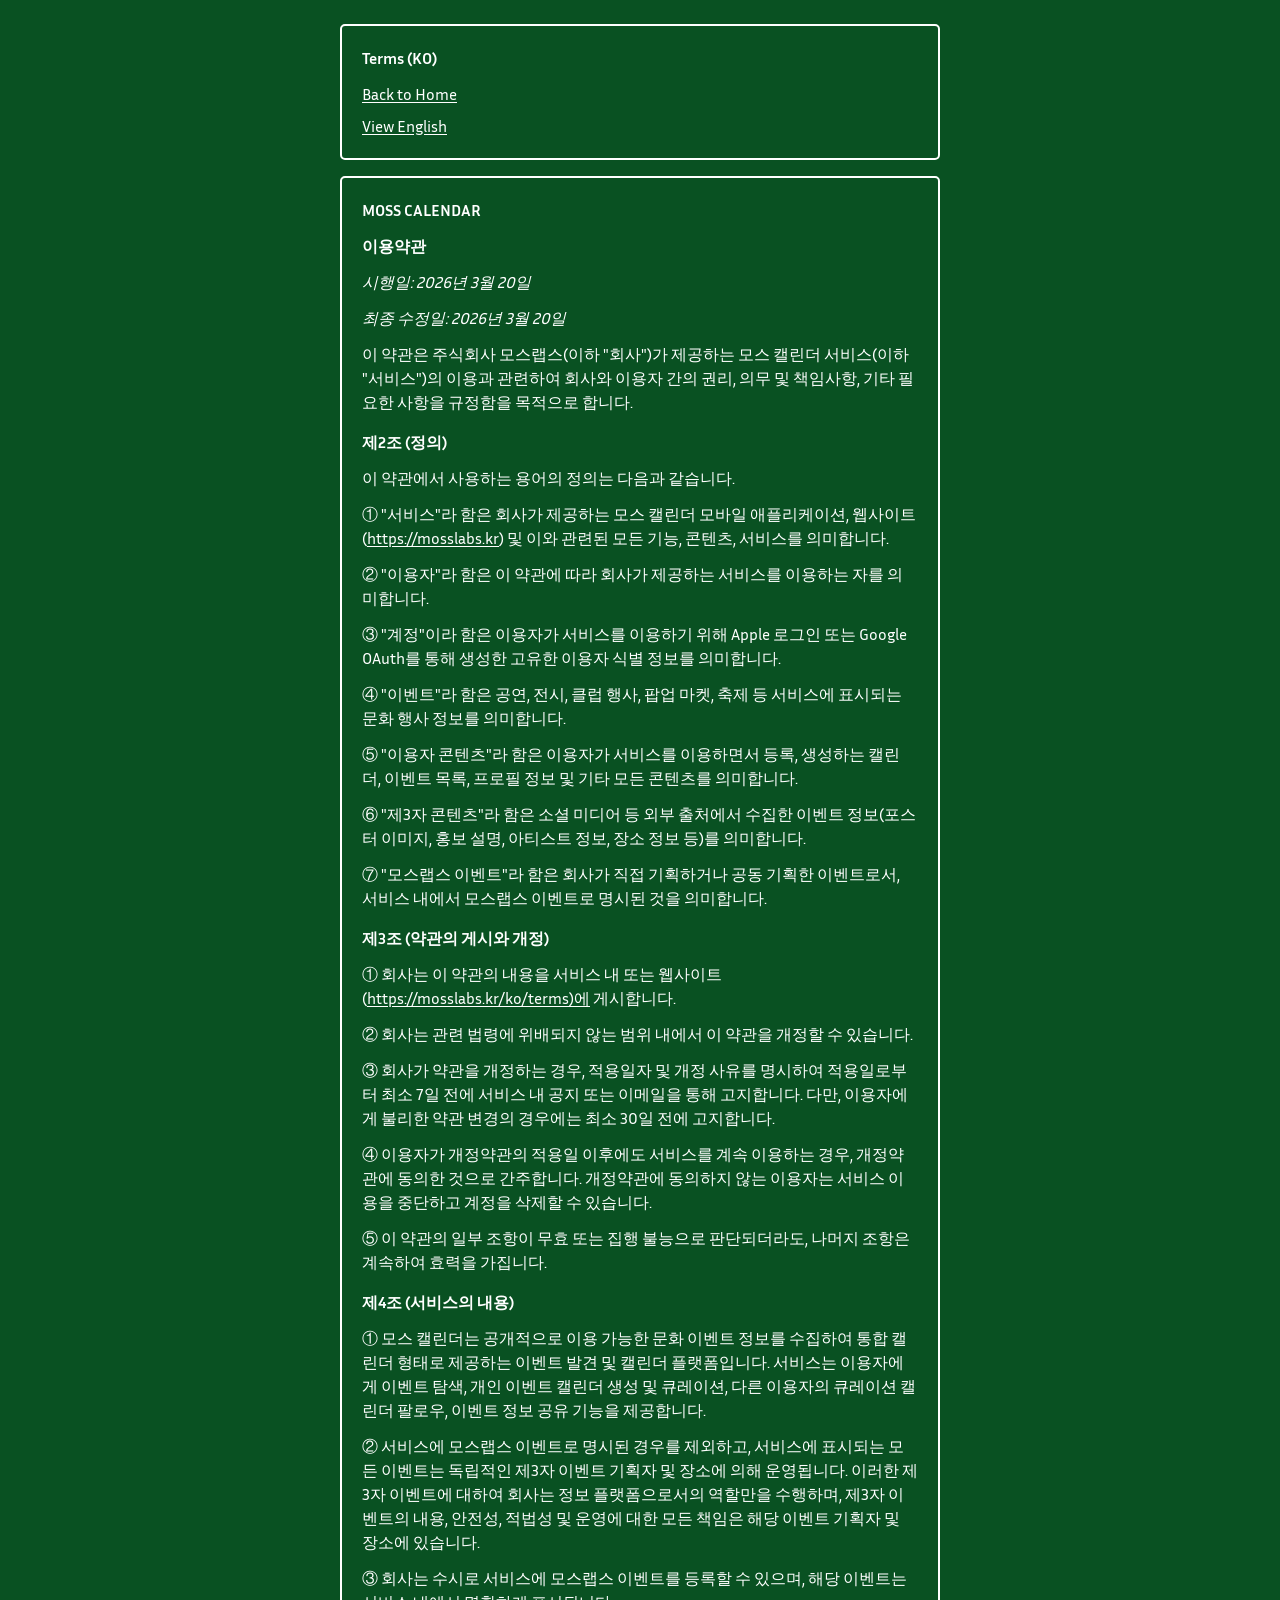
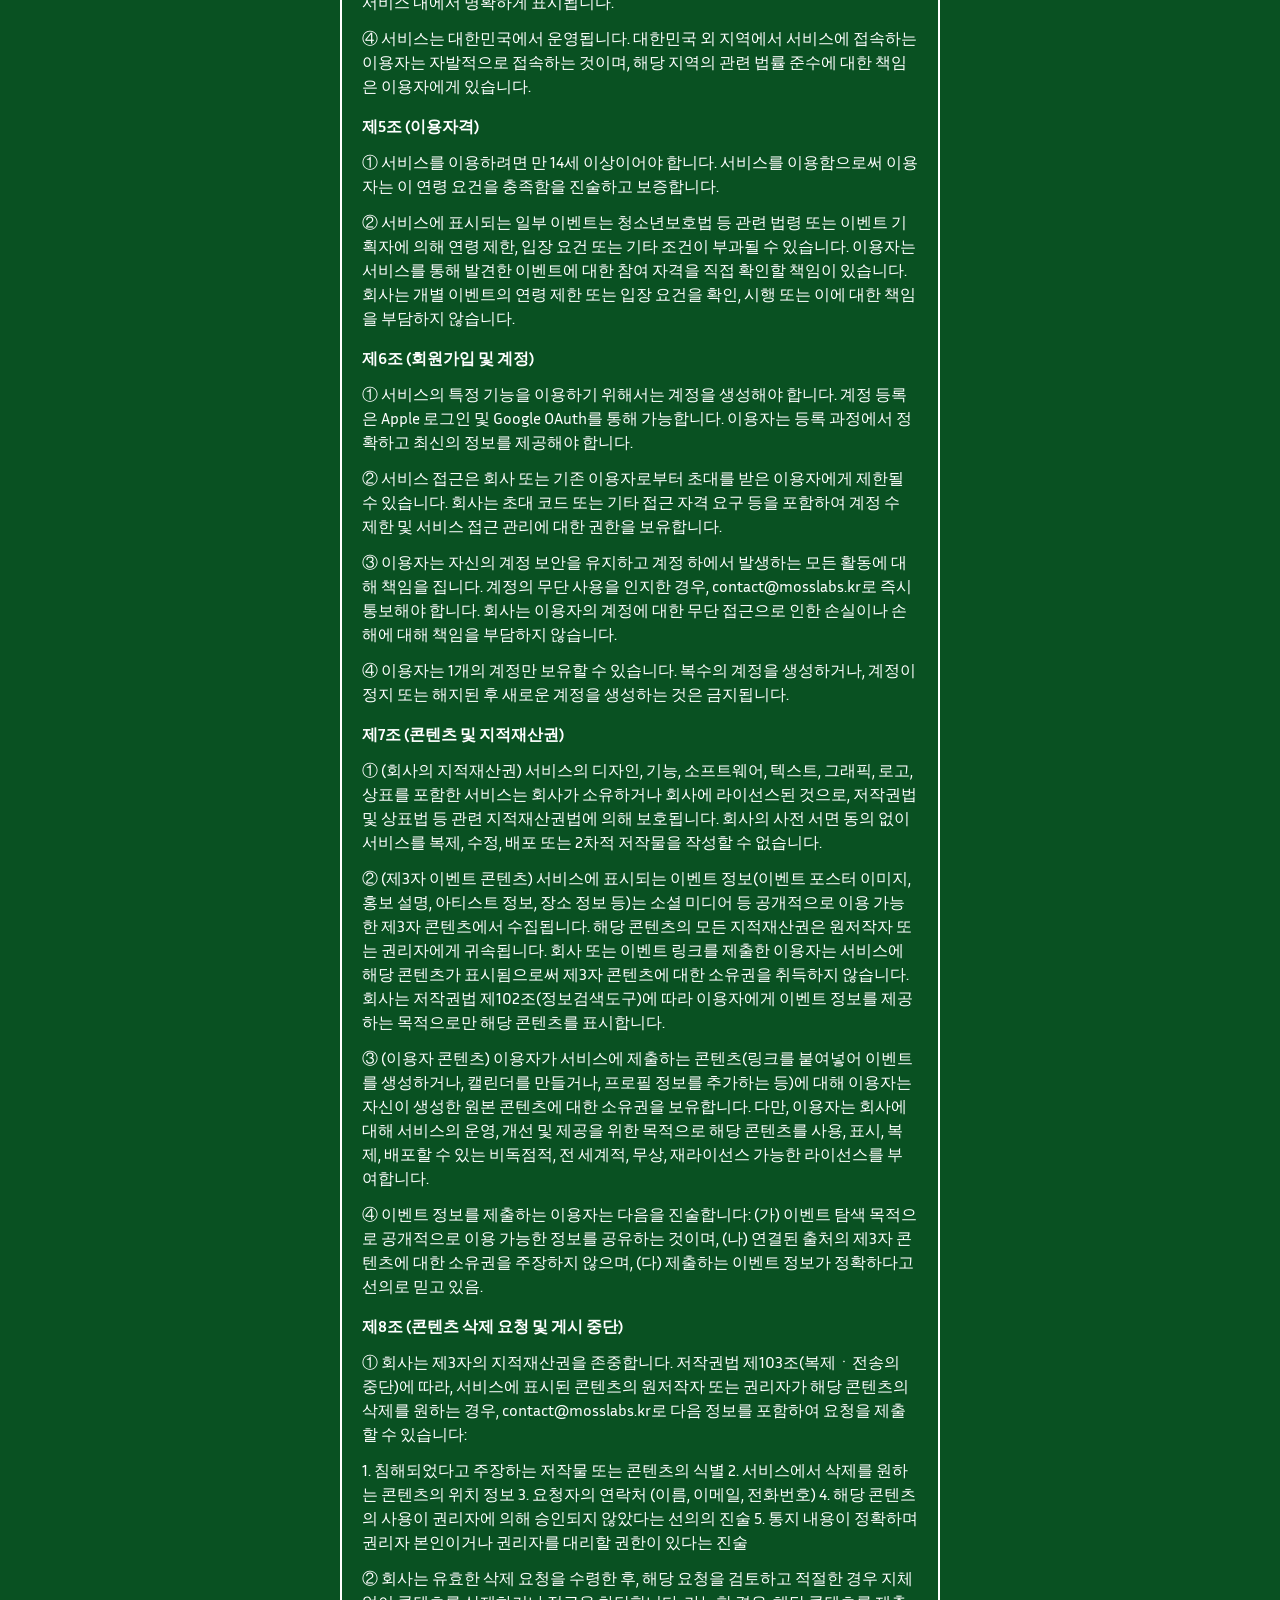
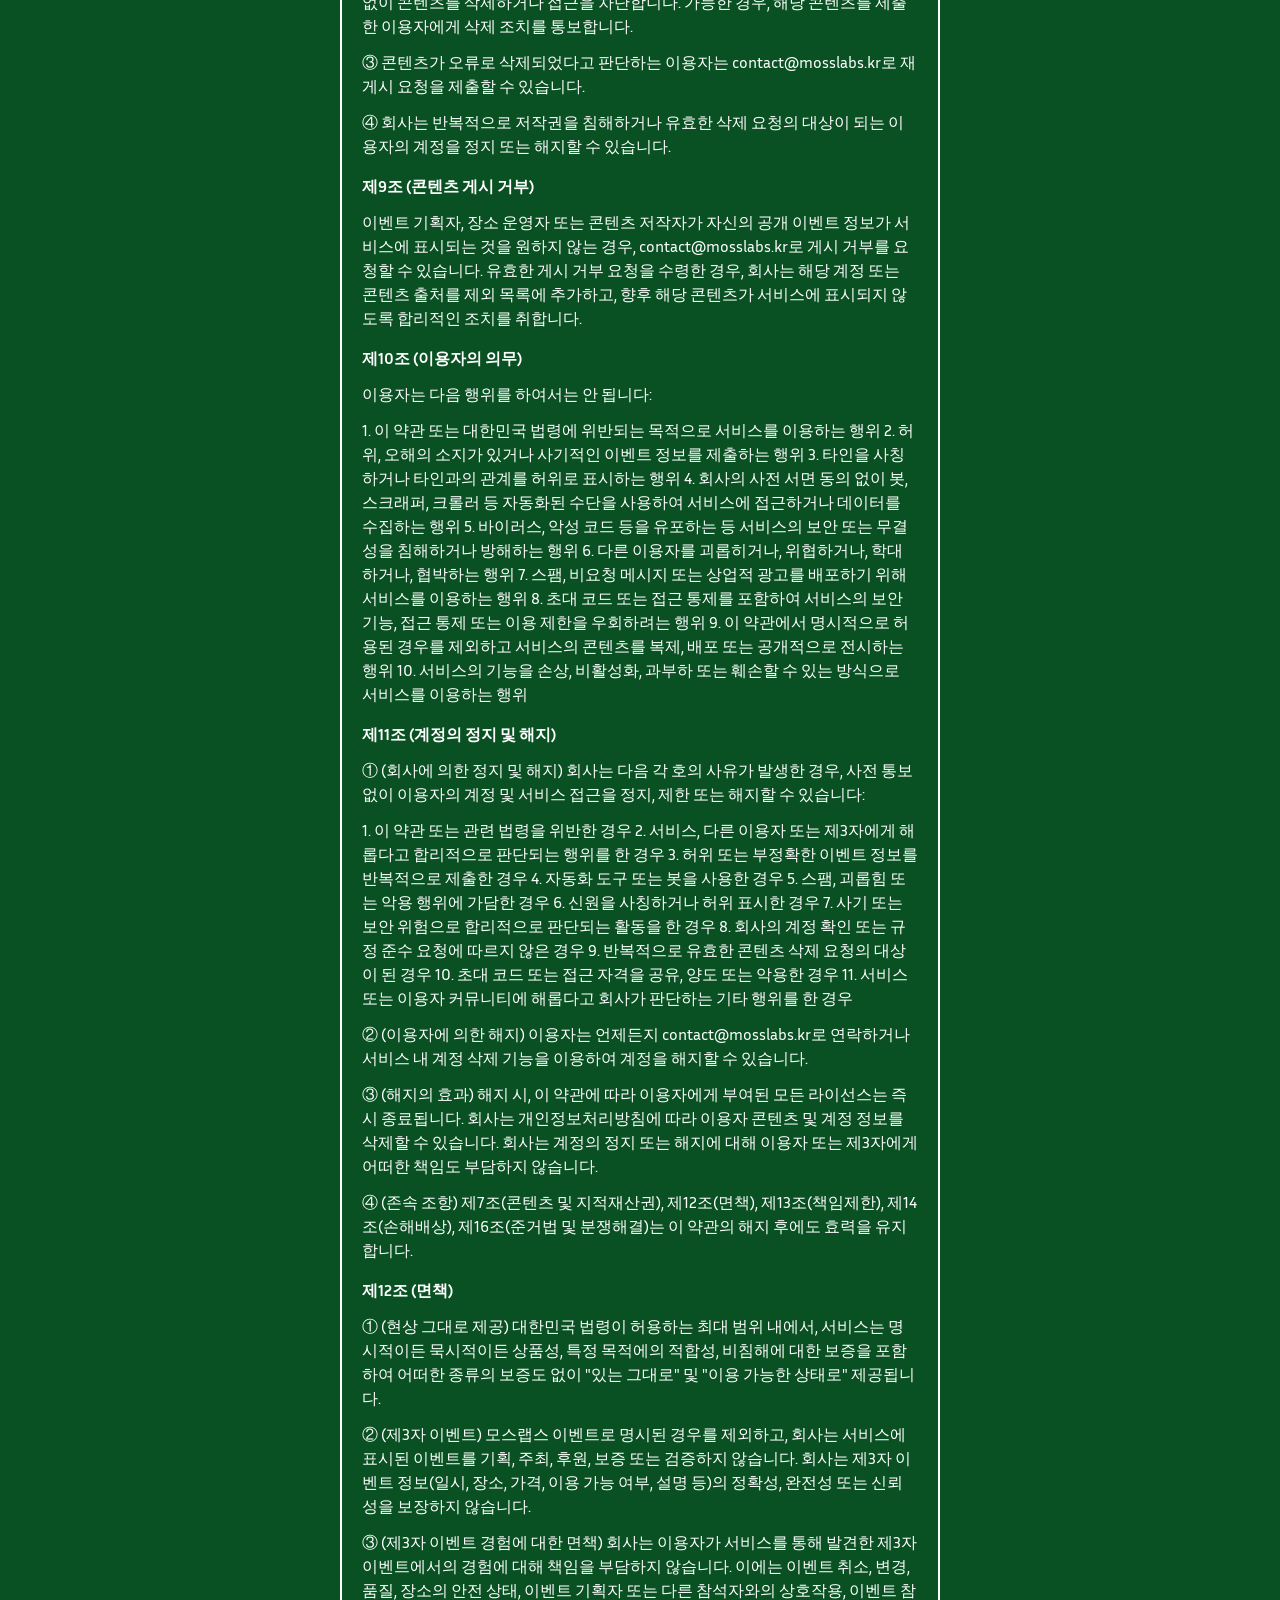
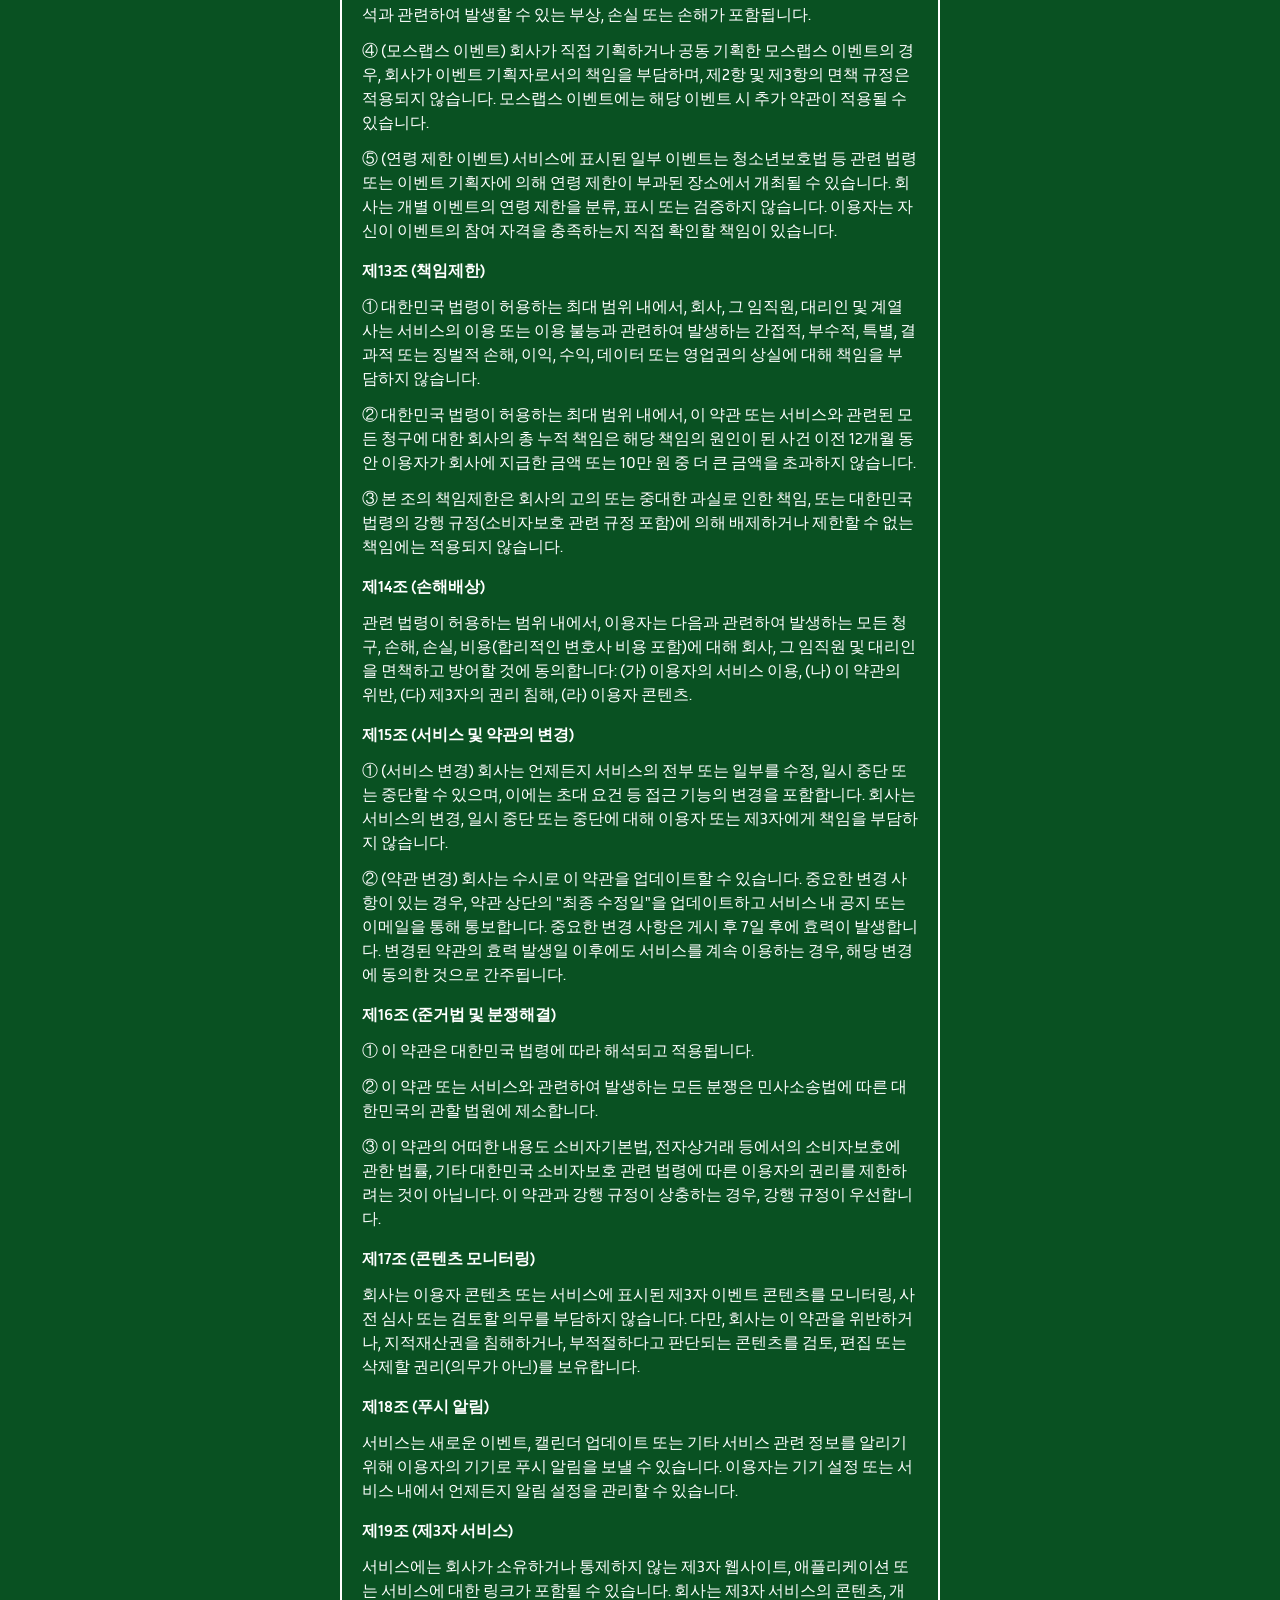
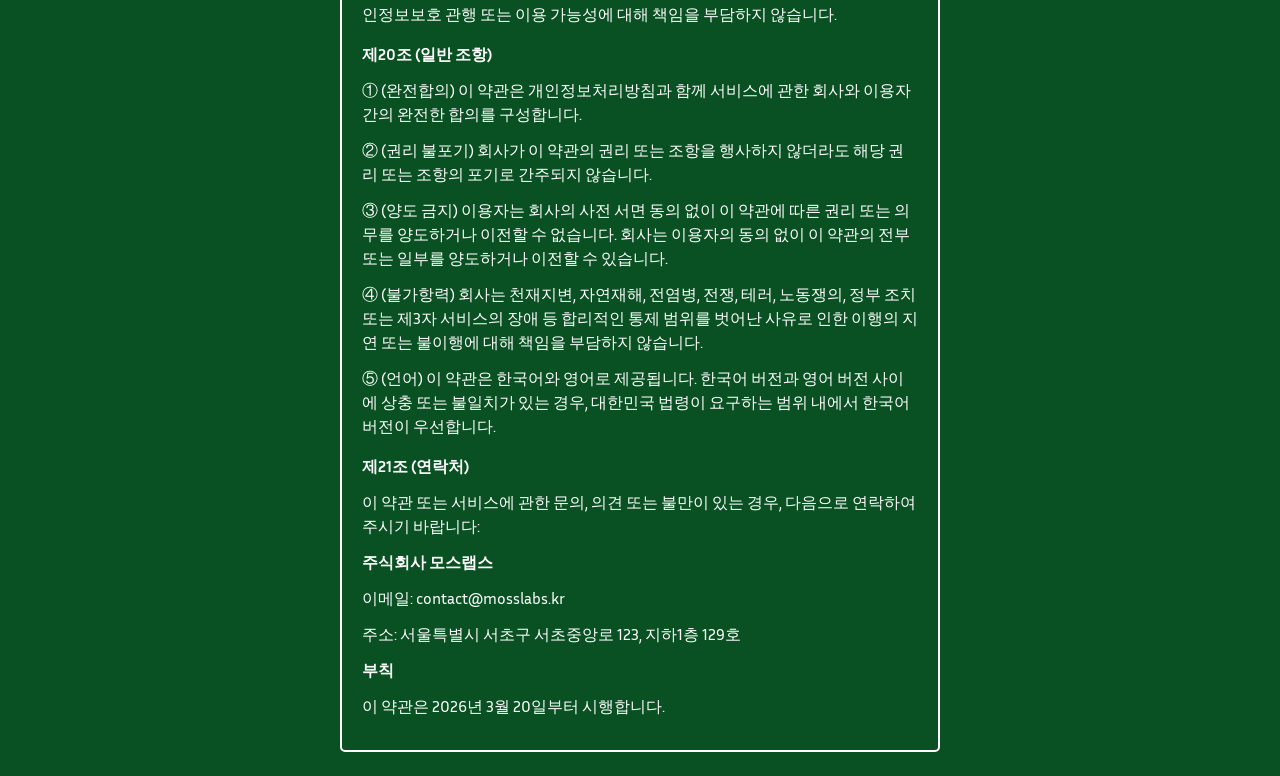
<file: ko/terms/index.html>
<!doctype html>
<html lang="ko"> 
  <head>
    <meta charset="UTF-8" />
    <meta name="viewport" content="width=device-width, initial-scale=1.0" />
    <title>Moss Labs | Terms (KO)</title>
    <link rel="icon" type="image/png" href="../../assets/images/mossili-logo.png" />
    <link rel="stylesheet" href="../../assets/css/styles.css" />
  </head>
  <body>
    <main>
      <section class="card" aria-labelledby="doc-title">
        <h1 id="doc-title" class="title">Terms (KO)</h1>
        <div class="doc-links">
          <a class="doc-link" href="../../index.html">Back to Home</a>
          <a class="doc-link" href="../../terms/index.html">View English</a>
        </div>
      </section>

      <section class="card doc-body">
        <p><strong>MOSS CALENDAR</strong></p>
        <p><strong>이용약관</strong></p>
        <p><em>시행일: 2026년 3월 20일</em></p>
        <p><em>최종 수정일: 2026년 3월 20일</em></p>
        <p>이 약관은 주식회사 모스랩스(이하 &quot;회사&quot;)가 제공하는 모스 캘린더 서비스(이하 &quot;서비스&quot;)의 이용과 관련하여 회사와 이용자 간의 권리, 의무 및 책임사항, 기타 필요한 사항을 규정함을 목적으로 합니다.</p>
        <h1><strong>제2조 (정의)</strong></h1>
        <p>이 약관에서 사용하는 용어의 정의는 다음과 같습니다.</p>
        <p>① &quot;서비스&quot;라 함은 회사가 제공하는 모스 캘린더 모바일 애플리케이션, 웹사이트(<a href="https://mosslabs.kr" target="_blank" rel="noopener noreferrer">https://mosslabs.kr</a>) 및 이와 관련된 모든 기능, 콘텐츠, 서비스를 의미합니다.</p>
        <p>② &quot;이용자&quot;라 함은 이 약관에 따라 회사가 제공하는 서비스를 이용하는 자를 의미합니다.</p>
        <p>③ &quot;계정&quot;이라 함은 이용자가 서비스를 이용하기 위해 Apple 로그인 또는 Google OAuth를 통해 생성한 고유한 이용자 식별 정보를 의미합니다.</p>
        <p>④ &quot;이벤트&quot;라 함은 공연, 전시, 클럽 행사, 팝업 마켓, 축제 등 서비스에 표시되는 문화 행사 정보를 의미합니다.</p>
        <p>⑤ &quot;이용자 콘텐츠&quot;라 함은 이용자가 서비스를 이용하면서 등록, 생성하는 캘린더, 이벤트 목록, 프로필 정보 및 기타 모든 콘텐츠를 의미합니다.</p>
        <p>⑥ &quot;제3자 콘텐츠&quot;라 함은 소셜 미디어 등 외부 출처에서 수집한 이벤트 정보(포스터 이미지, 홍보 설명, 아티스트 정보, 장소 정보 등)를 의미합니다.</p>
        <p>⑦ &quot;모스랩스 이벤트&quot;라 함은 회사가 직접 기획하거나 공동 기획한 이벤트로서, 서비스 내에서 모스랩스 이벤트로 명시된 것을 의미합니다.</p>
        <h1><strong>제3조 (약관의 게시와 개정)</strong></h1>
        <p>① 회사는 이 약관의 내용을 서비스 내 또는 웹사이트(<a href="https://mosslabs.kr/ko/terms)에" target="_blank" rel="noopener noreferrer">https://mosslabs.kr/ko/terms)에</a> 게시합니다.</p>
        <p>② 회사는 관련 법령에 위배되지 않는 범위 내에서 이 약관을 개정할 수 있습니다.</p>
        <p>③ 회사가 약관을 개정하는 경우, 적용일자 및 개정 사유를 명시하여 적용일로부터 최소 7일 전에 서비스 내 공지 또는 이메일을 통해 고지합니다. 다만, 이용자에게 불리한 약관 변경의 경우에는 최소 30일 전에 고지합니다.</p>
        <p>④ 이용자가 개정약관의 적용일 이후에도 서비스를 계속 이용하는 경우, 개정약관에 동의한 것으로 간주합니다. 개정약관에 동의하지 않는 이용자는 서비스 이용을 중단하고 계정을 삭제할 수 있습니다.</p>
        <p>⑤ 이 약관의 일부 조항이 무효 또는 집행 불능으로 판단되더라도, 나머지 조항은 계속하여 효력을 가집니다.</p>
        <h1><strong>제4조 (서비스의 내용)</strong></h1>
        <p>① 모스 캘린더는 공개적으로 이용 가능한 문화 이벤트 정보를 수집하여 통합 캘린더 형태로 제공하는 이벤트 발견 및 캘린더 플랫폼입니다. 서비스는 이용자에게 이벤트 탐색, 개인 이벤트 캘린더 생성 및 큐레이션, 다른 이용자의 큐레이션 캘린더 팔로우, 이벤트 정보 공유 기능을 제공합니다.</p>
        <p>② 서비스에 모스랩스 이벤트로 명시된 경우를 제외하고, 서비스에 표시되는 모든 이벤트는 독립적인 제3자 이벤트 기획자 및 장소에 의해 운영됩니다. 이러한 제3자 이벤트에 대하여 회사는 정보 플랫폼으로서의 역할만을 수행하며, 제3자 이벤트의 내용, 안전성, 적법성 및 운영에 대한 모든 책임은 해당 이벤트 기획자 및 장소에 있습니다.</p>
        <p>③ 회사는 수시로 서비스에 모스랩스 이벤트를 등록할 수 있으며, 해당 이벤트는 서비스 내에서 명확하게 표시됩니다.</p>
        <p>④ 서비스는 대한민국에서 운영됩니다. 대한민국 외 지역에서 서비스에 접속하는 이용자는 자발적으로 접속하는 것이며, 해당 지역의 관련 법률 준수에 대한 책임은 이용자에게 있습니다.</p>
        <h1><strong>제5조 (이용자격)</strong></h1>
        <p>① 서비스를 이용하려면 만 14세 이상이어야 합니다. 서비스를 이용함으로써 이용자는 이 연령 요건을 충족함을 진술하고 보증합니다.</p>
        <p>② 서비스에 표시되는 일부 이벤트는 청소년보호법 등 관련 법령 또는 이벤트 기획자에 의해 연령 제한, 입장 요건 또는 기타 조건이 부과될 수 있습니다. 이용자는 서비스를 통해 발견한 이벤트에 대한 참여 자격을 직접 확인할 책임이 있습니다. 회사는 개별 이벤트의 연령 제한 또는 입장 요건을 확인, 시행 또는 이에 대한 책임을 부담하지 않습니다.</p>
        <h1><strong>제6조 (회원가입 및 계정)</strong></h1>
        <p>① 서비스의 특정 기능을 이용하기 위해서는 계정을 생성해야 합니다. 계정 등록은 Apple 로그인 및 Google OAuth를 통해 가능합니다. 이용자는 등록 과정에서 정확하고 최신의 정보를 제공해야 합니다.</p>
        <p>② 서비스 접근은 회사 또는 기존 이용자로부터 초대를 받은 이용자에게 제한될 수 있습니다. 회사는 초대 코드 또는 기타 접근 자격 요구 등을 포함하여 계정 수 제한 및 서비스 접근 관리에 대한 권한을 보유합니다.</p>
        <p>③ 이용자는 자신의 계정 보안을 유지하고 계정 하에서 발생하는 모든 활동에 대해 책임을 집니다. 계정의 무단 사용을 인지한 경우, contact@mosslabs.kr로 즉시 통보해야 합니다. 회사는 이용자의 계정에 대한 무단 접근으로 인한 손실이나 손해에 대해 책임을 부담하지 않습니다.</p>
        <p>④ 이용자는 1개의 계정만 보유할 수 있습니다. 복수의 계정을 생성하거나, 계정이 정지 또는 해지된 후 새로운 계정을 생성하는 것은 금지됩니다.</p>
        <h1><strong>제7조 (콘텐츠 및 지적재산권)</strong></h1>
        <p>① (회사의 지적재산권) 서비스의 디자인, 기능, 소프트웨어, 텍스트, 그래픽, 로고, 상표를 포함한 서비스는 회사가 소유하거나 회사에 라이선스된 것으로, 저작권법 및 상표법 등 관련 지적재산권법에 의해 보호됩니다. 회사의 사전 서면 동의 없이 서비스를 복제, 수정, 배포 또는 2차적 저작물을 작성할 수 없습니다.</p>
        <p>② (제3자 이벤트 콘텐츠) 서비스에 표시되는 이벤트 정보(이벤트 포스터 이미지, 홍보 설명, 아티스트 정보, 장소 정보 등)는 소셜 미디어 등 공개적으로 이용 가능한 제3자 콘텐츠에서 수집됩니다. 해당 콘텐츠의 모든 지적재산권은 원저작자 또는 권리자에게 귀속됩니다. 회사 또는 이벤트 링크를 제출한 이용자는 서비스에 해당 콘텐츠가 표시됨으로써 제3자 콘텐츠에 대한 소유권을 취득하지 않습니다. 회사는 저작권법 제102조(정보검색도구)에 따라 이용자에게 이벤트 정보를 제공하는 목적으로만 해당 콘텐츠를 표시합니다.</p>
        <p>③ (이용자 콘텐츠) 이용자가 서비스에 제출하는 콘텐츠(링크를 붙여넣어 이벤트를 생성하거나, 캘린더를 만들거나, 프로필 정보를 추가하는 등)에 대해 이용자는 자신이 생성한 원본 콘텐츠에 대한 소유권을 보유합니다. 다만, 이용자는 회사에 대해 서비스의 운영, 개선 및 제공을 위한 목적으로 해당 콘텐츠를 사용, 표시, 복제, 배포할 수 있는 비독점적, 전 세계적, 무상, 재라이선스 가능한 라이선스를 부여합니다.</p>
        <p>④ 이벤트 정보를 제출하는 이용자는 다음을 진술합니다: (가) 이벤트 탐색 목적으로 공개적으로 이용 가능한 정보를 공유하는 것이며, (나) 연결된 출처의 제3자 콘텐츠에 대한 소유권을 주장하지 않으며, (다) 제출하는 이벤트 정보가 정확하다고 선의로 믿고 있음.</p>
        <h1><strong>제8조 (콘텐츠 삭제 요청 및 게시 중단)</strong></h1>
        <p>① 회사는 제3자의 지적재산권을 존중합니다. 저작권법 제103조(복제ㆍ전송의 중단)에 따라, 서비스에 표시된 콘텐츠의 원저작자 또는 권리자가 해당 콘텐츠의 삭제를 원하는 경우, contact@mosslabs.kr로 다음 정보를 포함하여 요청을 제출할 수 있습니다:</p>
        <p>1. 침해되었다고 주장하는 저작물 또는 콘텐츠의 식별 2. 서비스에서 삭제를 원하는 콘텐츠의 위치 정보 3. 요청자의 연락처 (이름, 이메일, 전화번호) 4. 해당 콘텐츠의 사용이 권리자에 의해 승인되지 않았다는 선의의 진술 5. 통지 내용이 정확하며 권리자 본인이거나 권리자를 대리할 권한이 있다는 진술</p>
        <p>② 회사는 유효한 삭제 요청을 수령한 후, 해당 요청을 검토하고 적절한 경우 지체 없이 콘텐츠를 삭제하거나 접근을 차단합니다. 가능한 경우, 해당 콘텐츠를 제출한 이용자에게 삭제 조치를 통보합니다.</p>
        <p>③ 콘텐츠가 오류로 삭제되었다고 판단하는 이용자는 contact@mosslabs.kr로 재게시 요청을 제출할 수 있습니다.</p>
        <p>④ 회사는 반복적으로 저작권을 침해하거나 유효한 삭제 요청의 대상이 되는 이용자의 계정을 정지 또는 해지할 수 있습니다.</p>
        <h1><strong>제9조 (콘텐츠 게시 거부)</strong></h1>
        <p>이벤트 기획자, 장소 운영자 또는 콘텐츠 저작자가 자신의 공개 이벤트 정보가 서비스에 표시되는 것을 원하지 않는 경우, contact@mosslabs.kr로 게시 거부를 요청할 수 있습니다. 유효한 게시 거부 요청을 수령한 경우, 회사는 해당 계정 또는 콘텐츠 출처를 제외 목록에 추가하고, 향후 해당 콘텐츠가 서비스에 표시되지 않도록 합리적인 조치를 취합니다.</p>
        <h1><strong>제10조 (이용자의 의무)</strong></h1>
        <p>이용자는 다음 행위를 하여서는 안 됩니다:</p>
        <p>1. 이 약관 또는 대한민국 법령에 위반되는 목적으로 서비스를 이용하는 행위 2. 허위, 오해의 소지가 있거나 사기적인 이벤트 정보를 제출하는 행위 3. 타인을 사칭하거나 타인과의 관계를 허위로 표시하는 행위 4. 회사의 사전 서면 동의 없이 봇, 스크래퍼, 크롤러 등 자동화된 수단을 사용하여 서비스에 접근하거나 데이터를 수집하는 행위 5. 바이러스, 악성 코드 등을 유포하는 등 서비스의 보안 또는 무결성을 침해하거나 방해하는 행위 6. 다른 이용자를 괴롭히거나, 위협하거나, 학대하거나, 협박하는 행위 7. 스팸, 비요청 메시지 또는 상업적 광고를 배포하기 위해 서비스를 이용하는 행위 8. 초대 코드 또는 접근 통제를 포함하여 서비스의 보안 기능, 접근 통제 또는 이용 제한을 우회하려는 행위 9. 이 약관에서 명시적으로 허용된 경우를 제외하고 서비스의 콘텐츠를 복제, 배포 또는 공개적으로 전시하는 행위 10. 서비스의 기능을 손상, 비활성화, 과부하 또는 훼손할 수 있는 방식으로 서비스를 이용하는 행위</p>
        <h1><strong>제11조 (계정의 정지 및 해지)</strong></h1>
        <p>① (회사에 의한 정지 및 해지) 회사는 다음 각 호의 사유가 발생한 경우, 사전 통보 없이 이용자의 계정 및 서비스 접근을 정지, 제한 또는 해지할 수 있습니다:</p>
        <p>1. 이 약관 또는 관련 법령을 위반한 경우 2. 서비스, 다른 이용자 또는 제3자에게 해롭다고 합리적으로 판단되는 행위를 한 경우 3. 허위 또는 부정확한 이벤트 정보를 반복적으로 제출한 경우 4. 자동화 도구 또는 봇을 사용한 경우 5. 스팸, 괴롭힘 또는 악용 행위에 가담한 경우 6. 신원을 사칭하거나 허위 표시한 경우 7. 사기 또는 보안 위험으로 합리적으로 판단되는 활동을 한 경우 8. 회사의 계정 확인 또는 규정 준수 요청에 따르지 않은 경우 9. 반복적으로 유효한 콘텐츠 삭제 요청의 대상이 된 경우 10. 초대 코드 또는 접근 자격을 공유, 양도 또는 악용한 경우 11. 서비스 또는 이용자 커뮤니티에 해롭다고 회사가 판단하는 기타 행위를 한 경우</p>
        <p>② (이용자에 의한 해지) 이용자는 언제든지 contact@mosslabs.kr로 연락하거나 서비스 내 계정 삭제 기능을 이용하여 계정을 해지할 수 있습니다.</p>
        <p>③ (해지의 효과) 해지 시, 이 약관에 따라 이용자에게 부여된 모든 라이선스는 즉시 종료됩니다. 회사는 개인정보처리방침에 따라 이용자 콘텐츠 및 계정 정보를 삭제할 수 있습니다. 회사는 계정의 정지 또는 해지에 대해 이용자 또는 제3자에게 어떠한 책임도 부담하지 않습니다.</p>
        <p>④ (존속 조항) 제7조(콘텐츠 및 지적재산권), 제12조(면책), 제13조(책임제한), 제14조(손해배상), 제16조(준거법 및 분쟁해결)는 이 약관의 해지 후에도 효력을 유지합니다.</p>
        <h1><strong>제12조 (면책)</strong></h1>
        <p>① (현상 그대로 제공) 대한민국 법령이 허용하는 최대 범위 내에서, 서비스는 명시적이든 묵시적이든 상품성, 특정 목적에의 적합성, 비침해에 대한 보증을 포함하여 어떠한 종류의 보증도 없이 &quot;있는 그대로&quot; 및 &quot;이용 가능한 상태로&quot; 제공됩니다.</p>
        <p>② (제3자 이벤트) 모스랩스 이벤트로 명시된 경우를 제외하고, 회사는 서비스에 표시된 이벤트를 기획, 주최, 후원, 보증 또는 검증하지 않습니다. 회사는 제3자 이벤트 정보(일시, 장소, 가격, 이용 가능 여부, 설명 등)의 정확성, 완전성 또는 신뢰성을 보장하지 않습니다.</p>
        <p>③ (제3자 이벤트 경험에 대한 면책) 회사는 이용자가 서비스를 통해 발견한 제3자 이벤트에서의 경험에 대해 책임을 부담하지 않습니다. 이에는 이벤트 취소, 변경, 품질, 장소의 안전 상태, 이벤트 기획자 또는 다른 참석자와의 상호작용, 이벤트 참석과 관련하여 발생할 수 있는 부상, 손실 또는 손해가 포함됩니다.</p>
        <p>④ (모스랩스 이벤트) 회사가 직접 기획하거나 공동 기획한 모스랩스 이벤트의 경우, 회사가 이벤트 기획자로서의 책임을 부담하며, 제2항 및 제3항의 면책 규정은 적용되지 않습니다. 모스랩스 이벤트에는 해당 이벤트 시 추가 약관이 적용될 수 있습니다.</p>
        <p>⑤ (연령 제한 이벤트) 서비스에 표시된 일부 이벤트는 청소년보호법 등 관련 법령 또는 이벤트 기획자에 의해 연령 제한이 부과된 장소에서 개최될 수 있습니다. 회사는 개별 이벤트의 연령 제한을 분류, 표시 또는 검증하지 않습니다. 이용자는 자신이 이벤트의 참여 자격을 충족하는지 직접 확인할 책임이 있습니다.</p>
        <h1><strong>제13조 (책임제한)</strong></h1>
        <p>① 대한민국 법령이 허용하는 최대 범위 내에서, 회사, 그 임직원, 대리인 및 계열사는 서비스의 이용 또는 이용 불능과 관련하여 발생하는 간접적, 부수적, 특별, 결과적 또는 징벌적 손해, 이익, 수익, 데이터 또는 영업권의 상실에 대해 책임을 부담하지 않습니다.</p>
        <p>② 대한민국 법령이 허용하는 최대 범위 내에서, 이 약관 또는 서비스와 관련된 모든 청구에 대한 회사의 총 누적 책임은 해당 책임의 원인이 된 사건 이전 12개월 동안 이용자가 회사에 지급한 금액 또는 10만 원 중 더 큰 금액을 초과하지 않습니다.</p>
        <p>③ 본 조의 책임제한은 회사의 고의 또는 중대한 과실로 인한 책임, 또는 대한민국 법령의 강행 규정(소비자보호 관련 규정 포함)에 의해 배제하거나 제한할 수 없는 책임에는 적용되지 않습니다.</p>
        <h1><strong>제14조 (손해배상)</strong></h1>
        <p>관련 법령이 허용하는 범위 내에서, 이용자는 다음과 관련하여 발생하는 모든 청구, 손해, 손실, 비용(합리적인 변호사 비용 포함)에 대해 회사, 그 임직원 및 대리인을 면책하고 방어할 것에 동의합니다: (가) 이용자의 서비스 이용, (나) 이 약관의 위반, (다) 제3자의 권리 침해, (라) 이용자 콘텐츠.</p>
        <h1><strong>제15조 (서비스 및 약관의 변경)</strong></h1>
        <p>① (서비스 변경) 회사는 언제든지 서비스의 전부 또는 일부를 수정, 일시 중단 또는 중단할 수 있으며, 이에는 초대 요건 등 접근 기능의 변경을 포함합니다. 회사는 서비스의 변경, 일시 중단 또는 중단에 대해 이용자 또는 제3자에게 책임을 부담하지 않습니다.</p>
        <p>② (약관 변경) 회사는 수시로 이 약관을 업데이트할 수 있습니다. 중요한 변경 사항이 있는 경우, 약관 상단의 &quot;최종 수정일&quot;을 업데이트하고 서비스 내 공지 또는 이메일을 통해 통보합니다. 중요한 변경 사항은 게시 후 7일 후에 효력이 발생합니다. 변경된 약관의 효력 발생일 이후에도 서비스를 계속 이용하는 경우, 해당 변경에 동의한 것으로 간주됩니다.</p>
        <h1><strong>제16조 (준거법 및 분쟁해결)</strong></h1>
        <p>① 이 약관은 대한민국 법령에 따라 해석되고 적용됩니다.</p>
        <p>② 이 약관 또는 서비스와 관련하여 발생하는 모든 분쟁은 민사소송법에 따른 대한민국의 관할 법원에 제소합니다.</p>
        <p>③ 이 약관의 어떠한 내용도 소비자기본법, 전자상거래 등에서의 소비자보호에 관한 법률, 기타 대한민국 소비자보호 관련 법령에 따른 이용자의 권리를 제한하려는 것이 아닙니다. 이 약관과 강행 규정이 상충하는 경우, 강행 규정이 우선합니다.</p>
        <h1><strong>제17조 (콘텐츠 모니터링)</strong></h1>
        <p>회사는 이용자 콘텐츠 또는 서비스에 표시된 제3자 이벤트 콘텐츠를 모니터링, 사전 심사 또는 검토할 의무를 부담하지 않습니다. 다만, 회사는 이 약관을 위반하거나, 지적재산권을 침해하거나, 부적절하다고 판단되는 콘텐츠를 검토, 편집 또는 삭제할 권리(의무가 아닌)를 보유합니다.</p>
        <h1><strong>제18조 (푸시 알림)</strong></h1>
        <p>서비스는 새로운 이벤트, 캘린더 업데이트 또는 기타 서비스 관련 정보를 알리기 위해 이용자의 기기로 푸시 알림을 보낼 수 있습니다. 이용자는 기기 설정 또는 서비스 내에서 언제든지 알림 설정을 관리할 수 있습니다.</p>
        <h1><strong>제19조 (제3자 서비스)</strong></h1>
        <p>서비스에는 회사가 소유하거나 통제하지 않는 제3자 웹사이트, 애플리케이션 또는 서비스에 대한 링크가 포함될 수 있습니다. 회사는 제3자 서비스의 콘텐츠, 개인정보보호 관행 또는 이용 가능성에 대해 책임을 부담하지 않습니다.</p>
        <h1><strong>제20조 (일반 조항)</strong></h1>
        <p>① (완전합의) 이 약관은 개인정보처리방침과 함께 서비스에 관한 회사와 이용자 간의 완전한 합의를 구성합니다.</p>
        <p>② (권리 불포기) 회사가 이 약관의 권리 또는 조항을 행사하지 않더라도 해당 권리 또는 조항의 포기로 간주되지 않습니다.</p>
        <p>③ (양도 금지) 이용자는 회사의 사전 서면 동의 없이 이 약관에 따른 권리 또는 의무를 양도하거나 이전할 수 없습니다. 회사는 이용자의 동의 없이 이 약관의 전부 또는 일부를 양도하거나 이전할 수 있습니다.</p>
        <p>④ (불가항력) 회사는 천재지변, 자연재해, 전염병, 전쟁, 테러, 노동쟁의, 정부 조치 또는 제3자 서비스의 장애 등 합리적인 통제 범위를 벗어난 사유로 인한 이행의 지연 또는 불이행에 대해 책임을 부담하지 않습니다.</p>
        <p>⑤ (언어) 이 약관은 한국어와 영어로 제공됩니다. 한국어 버전과 영어 버전 사이에 상충 또는 불일치가 있는 경우, 대한민국 법령이 요구하는 범위 내에서 한국어 버전이 우선합니다.</p>
        <h1><strong>제21조 (연락처)</strong></h1>
        <p>이 약관 또는 서비스에 관한 문의, 의견 또는 불만이 있는 경우, 다음으로 연락하여 주시기 바랍니다:</p>
        <p><strong>주식회사 모스랩스</strong></p>
        <p>이메일: contact@mosslabs.kr</p>
        <p>주소: 서울특별시 서초구 서초중앙로 123, 지하1층 129호</p>
        <p><strong>부칙</strong></p>
        <p>이 약관은 2026년 3월 20일부터 시행합니다.</p>
      </section>
    </main>
  </body>
</html>
</file>
<file: assets/css/styles.css>
:root {
  --bg: #095122;
  --text: #ffffff;
  --border: #ffffff;
  --border-width: 2px;
  --radius: 5px;
  --space-1: 0.5rem;
  --space-2: 0.75rem;
  --space-3: 1rem;
  --space-4: 1.25rem;
  --space-5: 1.5rem;
  --max-width: 600px;
}

@font-face {
  font-family: "Inria Sans";
  src: url("../fonts/inria-sans/InriaSans-Regular.ttf") format("truetype");
  font-style: normal;
  font-weight: 400;
  font-display: swap;
}

@font-face {
  font-family: "Inria Sans";
  src: url("../fonts/inria-sans/InriaSans-Bold.ttf") format("truetype");
  font-style: normal;
  font-weight: 700;
  font-display: swap;
}

* {
  box-sizing: border-box;
  box-shadow: none !important;
}

html,
body,
h1,
h2,
h3,
h4,
h5,
h6,
p,
a,
li,
ul,
ol,
strong,
span,
label,
small {
  margin: 0;
  padding: 0;
  font-size: 16px;
  line-height: 1.5;
}

body {
  font-family: "Inria Sans", sans-serif;
  background: var(--bg);
  color: var(--text);
  padding: var(--space-5) var(--space-3);
}

main {
  width: 100%;
  max-width: var(--max-width);
  margin: 0 auto;
  display: grid;
  gap: var(--space-3);
}

.card {
  border: var(--border-width) solid var(--border);
  border-radius: var(--radius);
  background: transparent;
  padding: var(--space-4);
}

.title,
.section-title,
.label,
.back-link {
  font-weight: 700;
}

.section-title {
  margin-bottom: var(--space-2);
}

.title {
  margin-bottom: var(--space-2);
}

.list {
  list-style: none;
  display: grid;
  gap: var(--space-1);
}

.inline-gap {
  display: inline-block;
  margin-left: 0.25rem;
}

.doc-links {
  display: grid;
  gap: var(--space-1);
}

.doc-links-inline {
  display: flex;
  flex-wrap: nowrap;
  gap: var(--space-3);
}

.legal-section {
  border: none;
}

.legal-section .doc-links-inline {
  justify-content: center;
}

.doc-body h1,
.doc-body h2,
.doc-body h3,
.doc-body h4,
.doc-body h5,
.doc-body h6 {
  margin-top: var(--space-3);
  margin-bottom: var(--space-2);
}

.doc-body p {
  margin-bottom: var(--space-2);
}

.doc-body ul {
  margin-bottom: var(--space-2);
  padding-left: 1.25rem;
}

.doc-body li {
  margin-bottom: 0.3rem;
}

.doc-body table {
  width: 100%;
  border-collapse: collapse;
  table-layout: fixed;
  margin-bottom: var(--space-3);
}

.doc-body th,
.doc-body td {
  border: var(--border-width) solid var(--border);
  padding: 0.5rem;
  text-align: left;
  vertical-align: top;
  overflow-wrap: anywhere;
}

.doc-body th {
  font-weight: 700;
}

a {
  color: var(--text);
  text-decoration: underline;
  text-underline-offset: 2px;
}

a:focus-visible {
  outline: 1px solid var(--border);
  outline-offset: 2px;
  border-radius: 2px;
}

.company-logo {
  display: block;
  width: 80px;
  max-width: 100%;
  height: auto;
  margin: 0 auto var(--space-2);
}

@media (max-width: 640px) {
  body {
    padding: var(--space-3);
  }

  .card {
    padding: var(--space-3);
  }
}
</file>
